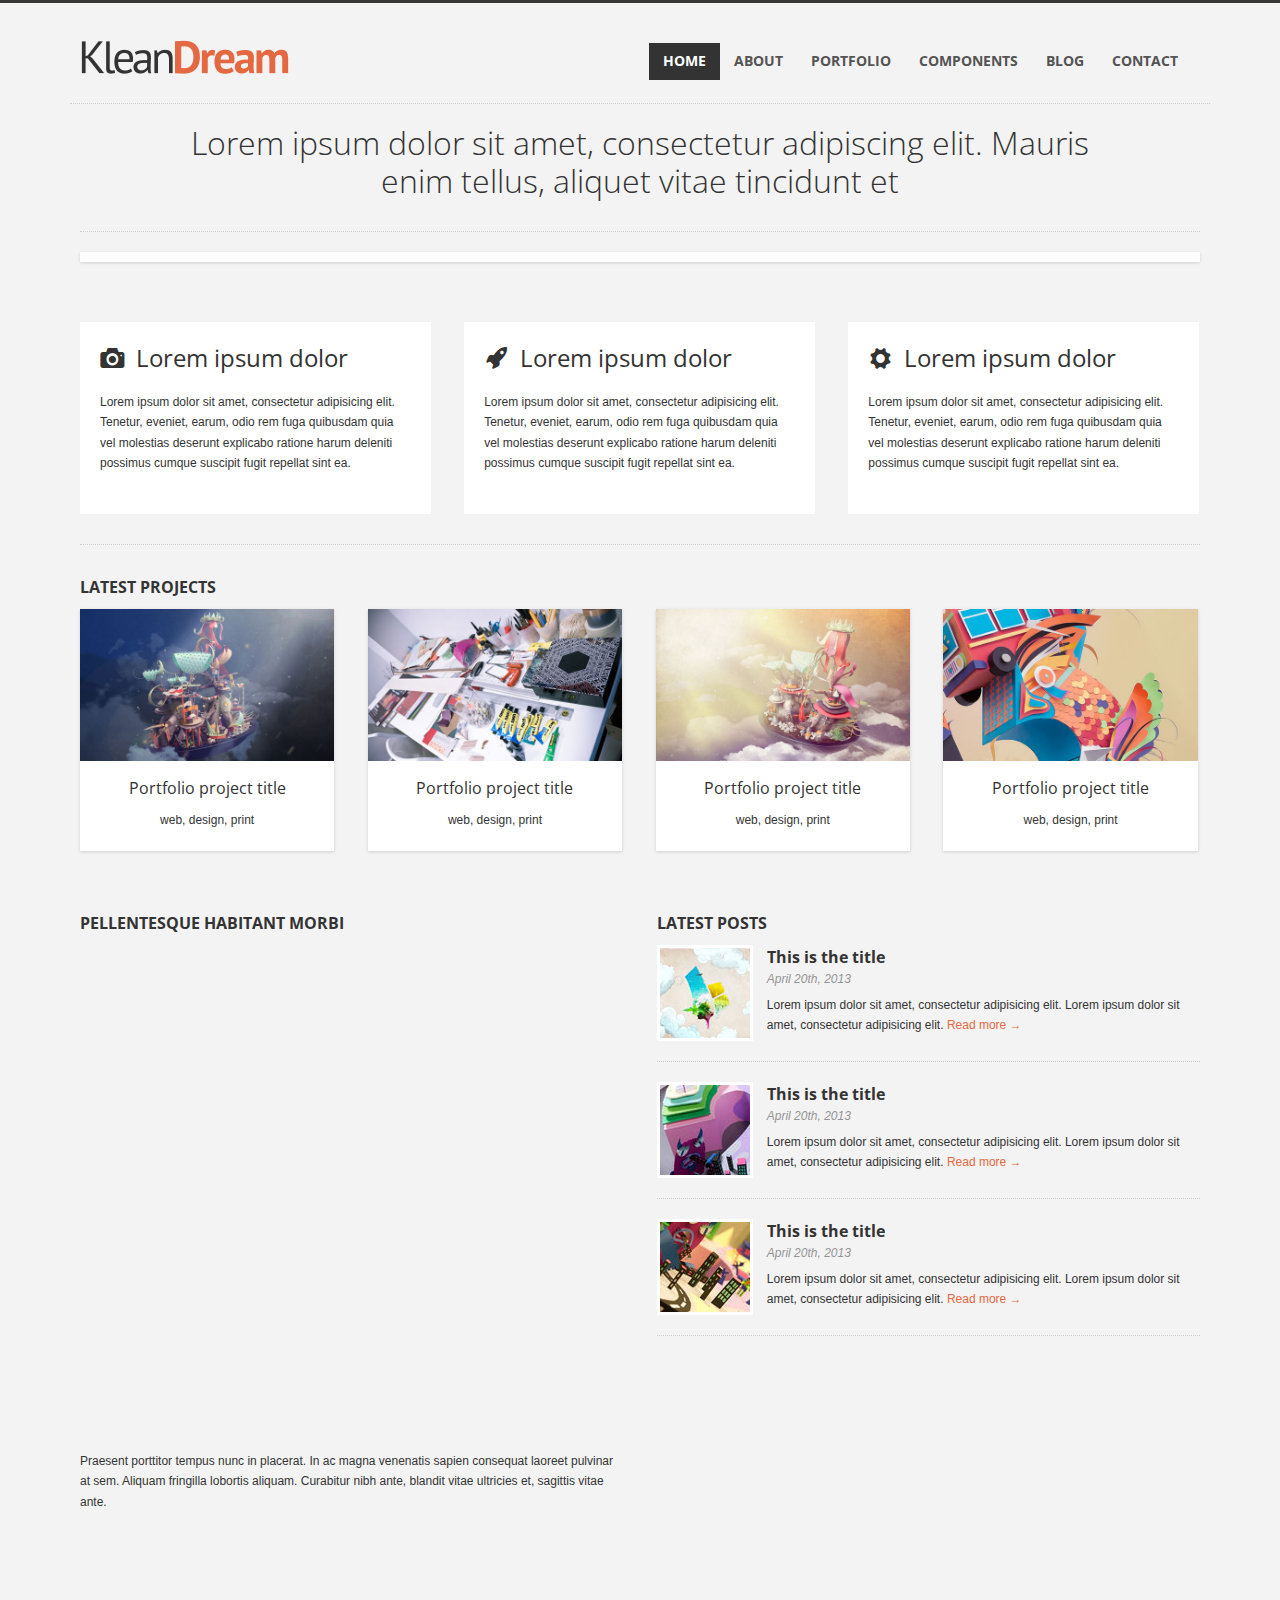
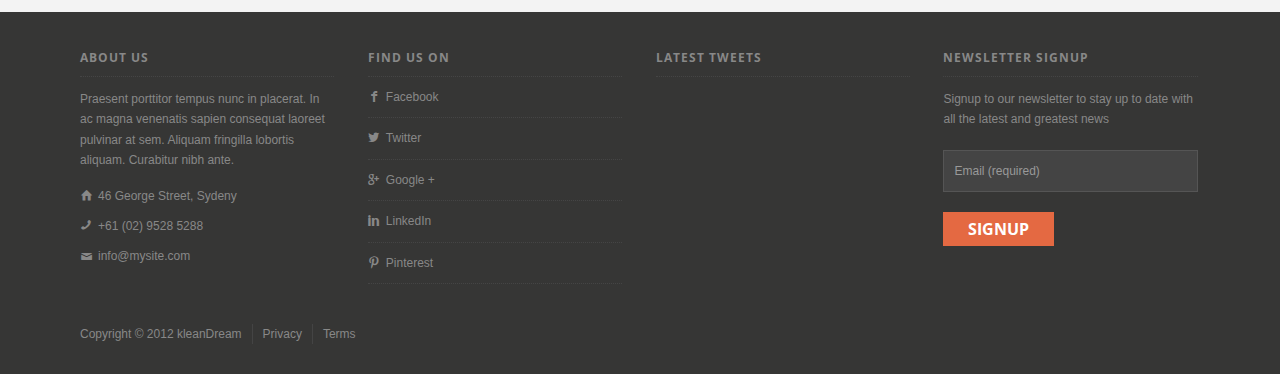
<file: HTML/index.html>
<!doctype html>
<!--[if IE 7 ]>    <html class="no-js ie7" lang="en"> <![endif]-->
<!--[if IE 8 ]>    <html class="no-js ie8" lang="en"> <![endif]-->
<!--[if IE 9 ]>    <html class="no-js ie9" lang="en"> <![endif]-->
<!--[if (gt IE 9)|!(IE)]><!--> <html class="no-js" lang="en"> <!--<![endif]-->
<head>
  <title>KleanDream</title>
  <meta charset="utf-8">
  <meta http-equiv="X-UA-Compatible" content="IE=edge,chrome=1">
  <meta content="width=device-width, initial-scale=1.0" name="viewport">

  <!-- Content meta -->
  <meta name="description" content="" />
  <meta name="keywords" content="" />

  <link rel="stylesheet" href="css/style.css">

  <!-- Google fonts -->
  <link href='http://fonts.googleapis.com/css?family=Open+Sans:300,400,700' rel='stylesheet' type='text/css'>
  
  <script src="js/libs/modernizr-min.js"></script>
</head>

<body>
  <a id="top"></a>

  <div id="main-wrapper">

    <header class="site-header" role="banner">
      <div class="container clearfix">
        <div class="one-third">
          <a href="index.html" id="logo" class="one-third">
            <h1 class="visually-hidden">KleanDream</h1>
          </a><!-- #logo -->
        </div><!-- .one-third -->
        <div class="two-third last">
          <nav class="site-navigation">
            <ul>
              <li class="active"><a href="index.html">Home</a></li>
              <li><a href="about.html">About</a></li>
              <li><a href="portfolio-2.html">Portfolio</a>
                <ul>
                  <li><a href="portfolio-2.html">Two Columns</a></li>
                  <li><a href="portfolio-3.html">Three Columns</a></li>
                  <li><a href="portfolio-4.html">Four Columns</a></li>
                  <li><a href="portfolio-single.html">Single page</a></li>
                </ul>
              </li>
              <li><a href="#">Components</a>
                <ul>
                  <li><a href="elements.html">Elements</a></li>
                  <li><a href="columns.html">Columns</a></li>
                  <li><a href="#">Navigation</a>
                    <ul>
                      <li><a href="#">Another</a></li>
                      <li><a href="#">Child</a></li>
                      <li><a href="#">Link</a></li>
                    </ul>
                  </li>
                </ul>
              </li>
              <li><a href="blog.html">Blog</a>
                <ul>
                  <li><a href="blog-full.html">Blog Full</a></li>
                  <li><a href="blog.html">Blog Large</a></li>
                  <li><a href="single.html">Single Post</a></li>
                </ul>
              </li>
              <li><a href="contact.html">Contact</a></li>
            </ul> 
          </nav><!-- nav -->
        </div><!-- .two-third -->
      </div><!-- .container -->
    </header>
        
    <div class="site-content clearfix" role="main">
      <div class="container">
          
        <h1 class="tagline divider">Lorem ipsum dolor sit amet, consectetur adipiscing elit. Mauris enim tellus, aliquet vitae tincidunt et</h1>

        <div class="flexslider hero clearfix fancy-border">
          <ul class="slides">
            <li>
              <img src="images/slide1.jpg" alt="description">
              <!-- http://wallpaperswide.com/ -->
              <div class="slider-caption">
                <h2>Some big title</h2>
                <p>Lorem ipsum dolor sit amet, consectetur adipisicing elit. Tenetur, eveniet, earum, odio rem fuga quibusdam quia vel molestias deserunt explicabo ratione harum deleniti possimus cumque suscipit fugit repellat sint ea.</p>
                <a href="#" class="btn">Read more</a>
              </div>
            </li>
            <li>
              <img src="images/slide2.jpg" alt="description">
              <div class="slider-caption right">
                <h2>Some big title</h2>
                <p>Lorem ipsum dolor sit amet, consectetur adipisicing elit. Tenetur, eveniet, earum, odio rem fuga quibusdam quia vel molestias deserunt explicabo ratione harum deleniti possimus cumque suscipit fugit repellat sint ea.</p>
                <a href="#" class="btn">Read more</a>
              </div>
            </li>
            <li>
              <img src="images/slide3.jpg" alt="description">
              <div class="slider-caption">
                <h2>Some big title</h2>
                <p>Lorem ipsum dolor sit amet, consectetur adipisicing elit. Tenetur, eveniet, earum, odio rem fuga quibusdam quia vel molestias deserunt explicabo ratione harum deleniti possimus cumque suscipit fugit repellat sint ea.</p>
                <a href="#" class="btn">Read more</a>
              </div>
            </li>
          </ul>
        </div><!-- flexslider -->

        <div class="clearfix">
          <div class="one-third">
            <div class="well">
              <h2><span class="icon" data-icon="i"></span>Lorem ipsum dolor</h2>
              <p>Lorem ipsum dolor sit amet, consectetur adipisicing elit. Tenetur, eveniet, earum, odio rem fuga quibusdam quia vel molestias deserunt explicabo ratione harum deleniti possimus cumque suscipit fugit repellat sint ea.</p>
            </div> 
          </div>
          <div class="one-third">
            <div class="well">
              <h2><span class="icon" data-icon="U"></span>Lorem ipsum dolor</h2>
              <p>Lorem ipsum dolor sit amet, consectetur adipisicing elit. Tenetur, eveniet, earum, odio rem fuga quibusdam quia vel molestias deserunt explicabo ratione harum deleniti possimus cumque suscipit fugit repellat sint ea.</p>
            </div> 
          </div>
          <div class="one-third last">
            <div class="well">
              <h2><span class="icon" data-icon="5"></span>Lorem ipsum dolor</h2>
              <p>Lorem ipsum dolor sit amet, consectetur adipisicing elit. Tenetur, eveniet, earum, odio rem fuga quibusdam quia vel molestias deserunt explicabo ratione harum deleniti possimus cumque suscipit fugit repellat sint ea.</p>
            </div> 
          </div>
        </div>

        <div class="divider"></div>

        <h4 class="block-title">Latest projects</h4>
        <div class="folio-wrapper clearfix">
          <div class="folio-item one-fourth">
            <div class="mask-wrapper">
              <img src="images/pic1.jpg" alt="description">
              <!-- http://www.behance.net/inkstudio -->
              <div class="mask"> 
                <a href="portfolio-single.html" class="icon" data-icon="g"></a> 
                <a href="images/pic1.jpg" class="icon enter-right lightbox" data-icon="w" title="Portfolio project title"></a> 
                <p>Lorem ipsum dolor sit amet, consectetur adipisicing elit. Tenetur, eveniet.</p>
              </div>
            </div>
            <h4><a href="portfolio-single.html">Portfolio project title</a></h4>
            <span class="categories">web, design, print</span>
          </div>
          <div class="folio-item one-fourth">
            <div class="mask-wrapper">
              <img src="images/pic2.jpg" alt="description">
              <!-- http://www.behance.net/inkstudio -->
              <div class="mask"> 
                <a href="portfolio-single.html" class="icon" data-icon="g"></a> 
                <a href="images/pic2.jpg" class="icon enter-right lightbox" data-icon="w" title="Portfolio project title"></a> 
                <p>Lorem ipsum dolor sit amet, consectetur adipisicing elit. Tenetur, eveniet.</p>
              </div>
            </div>
            <h4><a href="portfolio-single.html">Portfolio project title</a></h4>
            <span class="categories">web, design, print</span>
          </div>
          <div class="folio-item one-fourth">
            <div class="mask-wrapper">
              <img src="images/pic3.jpg" alt="description">
              <!-- http://www.behance.net/inkstudio -->
              <div class="mask"> 
                <a href="portfolio-single.html" class="icon" data-icon="g"></a> 
                <a href="images/pic3.jpg" class="icon enter-right lightbox" data-icon="w" title="Portfolio project title"></a> 
                <p>Lorem ipsum dolor sit amet, consectetur adipisicing elit. Tenetur, eveniet.</p>
              </div>
            </div>
            <h4><a href="portfolio-single.html">Portfolio project title</a></h4>
            <span class="categories">web, design, print</span>
          </div>
          <div class="folio-item one-fourth last">
            <div class="mask-wrapper">
              <img src="images/pic4.jpg" alt="description">
              <!-- http://www.behance.net/inkstudio -->
              <div class="mask"> 
                <a href="portfolio-single.html" class="icon" data-icon="g"></a> 
                <a href="images/pic4.jpg" class="icon enter-right lightbox" data-icon="w" title="Portfolio project title"></a> 
                <p>Lorem ipsum dolor sit amet, consectetur adipisicing elit. Tenetur, eveniet.</p>
              </div>
            </div>
            <h4><a href="portfolio-single.html">Portfolio project title</a></h4>
            <span class="categories">web, design, print</span>
          </div>
        </div><!-- #folio-folio -->

        <div id="intro" class="clearfix">
          <div class="one-half">
            <h4 class="block-title">Pellentesque habitant morbi</h4>
            <div class="video">
              <iframe src="http://player.vimeo.com/video/25475500?title=0&amp;byline=0&amp;portrait=0&amp;badge=0" width="855" height="481" frameborder="0" webkitAllowFullScreen mozallowfullscreen allowFullScreen></iframe>
            </div>
            <p>Praesent porttitor tempus nunc in placerat. In ac magna venenatis sapien consequat laoreet pulvinar at sem. Aliquam fringilla lobortis aliquam. Curabitur nibh ante, blandit vitae ultricies et, sagittis vitae ante.</p>
          </div>
          <div class="one-half last">
            <h4 class="block-title">Latest posts</h4>
            <ol class="latest-posts">
              <li>
                <a href="#"><img src="images/thumb3.jpg" alt="thumbnail" /></a>
                <!-- http://www.behance.net/inkstudio -->
                <h4 class="post-title"><a href="#">This is the title</a></h4>
                <span class="post-meta"><em>April 20th, 2013</em></span>
                <p>Lorem ipsum dolor sit amet, consectetur adipisicing elit. Lorem ipsum dolor sit amet, consectetur adipisicing elit. <a href="#">Read more &rarr;</a></p>
              </li>
              <li>
                <a href="#"><img src="images/thumb2.jpg" alt="thumbnail" /></a>
                <h4 class="post-title"><a href="#">This is the title</a></h4>
                <span class="post-meta"><em>April 20th, 2013</em></span>
                <p>Lorem ipsum dolor sit amet, consectetur adipisicing elit. Lorem ipsum dolor sit amet, consectetur adipisicing elit. <a href="#">Read more &rarr;</a></p>
              </li>
              <li>
                <a href="#"><img src="images/thumb1.jpg" alt="thumbnail" /></a>
                <h4 class="post-title"><a href="#">This is the title</a></h4>
                <span class="post-meta"><em>April 20th, 2013</em></span>
                <p>Lorem ipsum dolor sit amet, consectetur adipisicing elit. Lorem ipsum dolor sit amet, consectetur adipisicing elit. <a href="#">Read more &rarr;</a></p>
              </li>
            </ol>    
          </div>
        </div><!-- #intro -->
      
      </div><!-- .container -->
    </div><!-- .site-content -->

    <footer class="site-footer" role="contentinfo">
      
      <div class="container clearfix">
        <div class="one-fourth">
          <div class="widget">
            <h6 class="widget-title">About Us</h6>
            <p>Praesent porttitor tempus nunc in placerat. In ac magna venenatis sapien consequat laoreet pulvinar at sem. Aliquam fringilla lobortis aliquam. Curabitur nibh ante.</p>
            <ul class="about-info">
              <li>
                <a href="http://maps.google.com"><span class="icon" data-icon="f"></span>46 George Street, Sydeny</a>
              </li>
              <li>
                <a href="tel:+610295285288"><span class="icon" data-icon="4"></span>+61 (02) 9528 5288</a>
              </li>
              <li>
                <a href="mailto:info@mysite.com"><span class="icon middle" data-icon="e"></span>info@mysite.com</a>
              </li>
            </ul>
          </div>
        </div>
        <div class="one-fourth">
          <div class="widget">
            <h6 class="widget-title">Find us on</h6>
            <ul>
              <li><a href="#" class="icon" data-icon="S">Facebook</a></li>
              <li><a href="#" class="icon" data-icon="A">Twitter</a></li>
              <li><a href="#" class="icon" data-icon="D">Google +</a></li>
              <li><a href="#" class="icon" data-icon="H">LinkedIn</a></li>
              <li><a href="#" class="icon" data-icon="F">Pinterest</a></li>
            </ul> 
          </div>
        </div>
        <div class="one-fourth">
          <div class="widget">
            <h6 class="widget-title">Latest Tweets</h6>
            <div class="tweets"></div>
          </div>
        </div>
        <div class="one-fourth last">
          <div class="widget">
            <h6 class="widget-title">Newsletter signup</h6>
            <form class="contact-form" method="post" action="#">
              <p>Signup to our newsletter to stay up to date with all the latest and greatest news</p>
              <p class="row">
                <label for="newsletter-email" class="visually-hidden">Enter your email address</label>
                <input placeholder="Email (required)" type="email" required="" id="newsletter-email" value="" name="email">
              </p>
              <input type="submit" value="Signup">
            </form>
          </div>
        </div>
      </div><!-- .container -->

      <div class="container clearfix">
        <ul class="sub-links flat-list">
          <li>Copyright &copy; 2012 kleanDream</li>
          <li><a href="#">Privacy</a></li>
          <li><a href="#">Terms</a></li>
        </ul><!-- .flat-list -->
      </div><!-- .container -->

    </footer>

  </div><!-- #main-wrapper -->

  <!-- scripts -->
  <script src="http://ajax.googleapis.com/ajax/libs/jquery/1.8/jquery.min.js"></script>
  <script>!window.jQuery && document.write(unescape('%3Cscript src="js/libs/jquery-1.8.3.min.js"%3E%3C/script%3E'))</script>
  <script src="js/plugins.js"></script>
  <script src="js/script.js"></script>
  
  <!-- Google Analytics: change UA-XXXXX-X to be your site's ID.
  <script>
    var _gaq=[['_setAccount','UA-XXXXX-X'],['_trackPageview']];
    (function(d,t){var g=d.createElement(t),s=d.getElementsByTagName(t)[0];
    g.src='//www.google-analytics.com/ga.js';
    s.parentNode.insertBefore(g,s)}(document,'script'));
  </script>
  -->
  
  <!-- end scripts-->
  
</body>
</html>
</file>
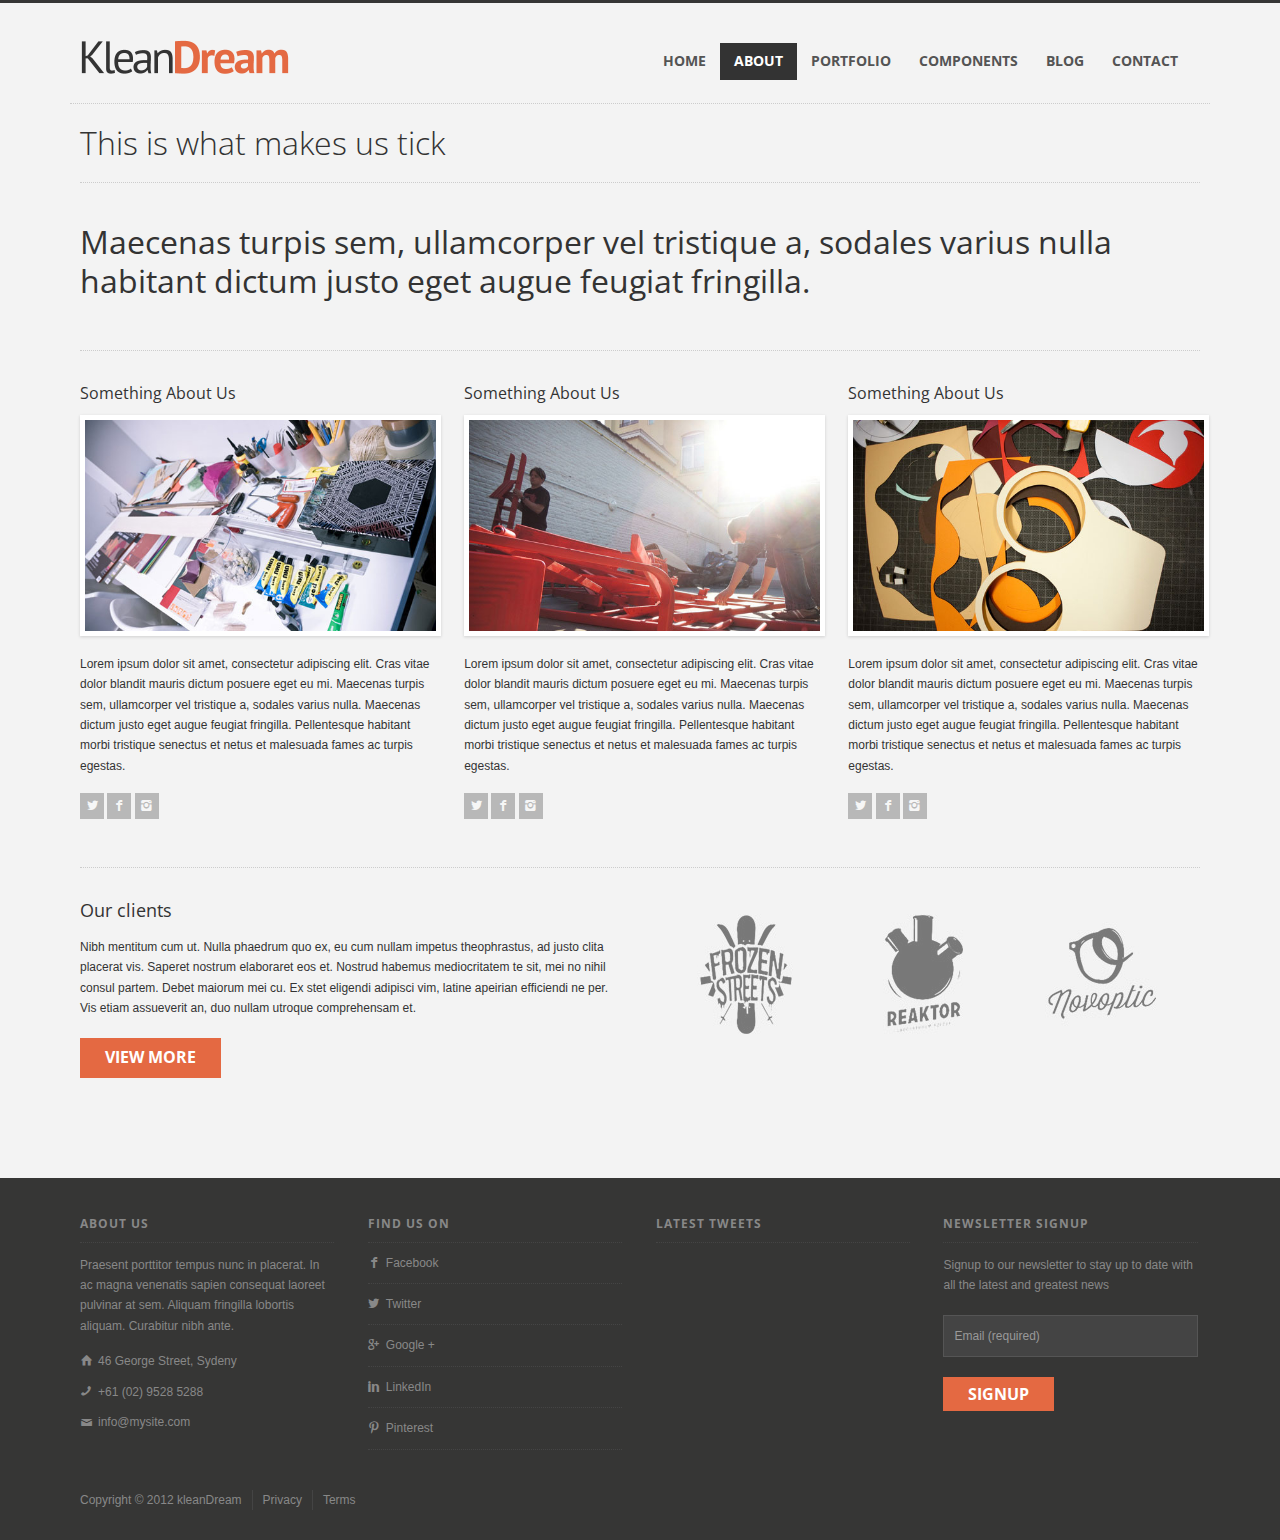
<file: HTML/about.html>
<!doctype html>
<!--[if IE 7 ]>    <html class="no-js ie7" lang="en"> <![endif]-->
<!--[if IE 8 ]>    <html class="no-js ie8" lang="en"> <![endif]-->
<!--[if IE 9 ]>    <html class="no-js ie9" lang="en"> <![endif]-->
<!--[if (gt IE 9)|!(IE)]><!--> <html class="no-js" lang="en"> <!--<![endif]-->
<head>
  <title>KleanDream</title>
  <meta charset="utf-8">
  <meta http-equiv="X-UA-Compatible" content="IE=edge,chrome=1">
  <meta content="width=device-width, initial-scale=1.0" name="viewport">

  <!-- Content meta -->
  <meta name="description" content="" />
  <meta name="keywords" content="" />

  <link rel="stylesheet" href="css/style.css">

  <!-- Google fonts -->
  <link href='http://fonts.googleapis.com/css?family=Open+Sans:300,400,700' rel='stylesheet' type='text/css'>
  
  <script src="js/libs/modernizr-min.js"></script>
</head>

<body>
  <a id="top"></a>

  <div id="main-wrapper">

    <header class="site-header" role="banner">
      <div class="container clearfix">
        <div class="one-third">
          <a href="index.html" id="logo" class="one-third">
            <h1 class="visually-hidden">KleanDream</h1>
          </a><!-- #logo -->
        </div><!-- .one-third -->
        <div class="two-third last">
          <nav class="site-navigation">
            <ul>
              <li><a href="index.html">Home</a></li>
              <li class="active"><a href="about.html">About</a></li>
              <li><a href="portfolio-2.html">Portfolio</a>
                <ul>
                  <li><a href="portfolio-2.html">Two Columns</a></li>
                  <li><a href="portfolio-3.html">Three Columns</a></li>
                  <li><a href="portfolio-4.html">Four Columns</a></li>
                  <li><a href="portfolio-single.html">Single page</a></li>
                </ul>
              </li>
              <li><a href="#">Components</a>
                <ul>
                  <li><a href="elements.html">Elements</a></li>
                  <li><a href="columns.html">Columns</a></li>
                  <li><a href="#">Navigation</a>
                    <ul>
                      <li><a href="#">Another</a></li>
                      <li><a href="#">Child</a></li>
                      <li><a href="#">Link</a></li>
                    </ul>
                  </li>
                </ul>
              </li>
              <li><a href="blog.html">Blog</a>
                <ul>
                  <li><a href="blog-full.html">Blog Full</a></li>
                  <li><a href="blog.html">Blog Large</a></li>
                  <li><a href="single.html">Single Post</a></li>
                </ul>
              </li>
              <li><a href="contact.html">Contact</a></li>
            </ul> 
          </nav><!-- nav -->
        </div><!-- .two-third -->
      </div><!-- .container -->
    </header>
        
    <div class="site-content clearfix" role="main">
      <div class="container">
          
        <h1 class="page-title divider">This is what makes us tick</h1>

        <h1>Maecenas turpis sem, ullamcorper vel tristique a, sodales varius nulla habitant dictum justo eget augue feugiat fringilla.</h1>

        <div class="divider"></div>

        <div class="about clearfix">
          <div class="one-third">
            <h4>Something About Us</h4>
            <img class="fancy-border" src="images/pic2.jpg" alt="description">
            <p>Lorem ipsum dolor sit amet, consectetur adipiscing elit. Cras vitae dolor blandit mauris dictum posuere eget eu mi. Maecenas turpis sem, ullamcorper vel tristique a, sodales varius nulla. Maecenas dictum justo eget augue feugiat fringilla. Pellentesque habitant morbi tristique senectus et netus et malesuada fames ac turpis egestas. </p>
            <p>
              <a href="#" class="icon icon-boxed" data-icon="A"></a> 
              <a href="#" class="icon icon-boxed" data-icon="S"></a> 
              <a href="#" class="icon icon-boxed" data-icon="Z"></a>
            </p>
          </div>
          <div class="one-third">
            <h4>Something About Us</h4>
            <img class="fancy-border" src="images/pic5.jpg" alt="description">
            <p>Lorem ipsum dolor sit amet, consectetur adipiscing elit. Cras vitae dolor blandit mauris dictum posuere eget eu mi. Maecenas turpis sem, ullamcorper vel tristique a, sodales varius nulla. Maecenas dictum justo eget augue feugiat fringilla. Pellentesque habitant morbi tristique senectus et netus et malesuada fames ac turpis egestas. </p>
            <p>
              <a href="#" class="icon icon-boxed" data-icon="A"></a> 
              <a href="#" class="icon icon-boxed" data-icon="S"></a> 
              <a href="#" class="icon icon-boxed" data-icon="Z"></a>
            </p>
          </div>
          <div class="one-third last">
            <h4>Something About Us</h4>
            <img class="fancy-border" src="images/pic6.jpg" alt="description">
            <p>Lorem ipsum dolor sit amet, consectetur adipiscing elit. Cras vitae dolor blandit mauris dictum posuere eget eu mi. Maecenas turpis sem, ullamcorper vel tristique a, sodales varius nulla. Maecenas dictum justo eget augue feugiat fringilla. Pellentesque habitant morbi tristique senectus et netus et malesuada fames ac turpis egestas. </p>
            <p>
              <a href="#" class="icon icon-boxed" data-icon="A"></a> 
              <a href="#" class="icon icon-boxed" data-icon="S"></a> 
              <a href="#" class="icon icon-boxed" data-icon="Z"></a>
            </p>
          </div>
        </div>

        <div class="divider"></div>

        <div class="clearfix"> 
          <div class="one-half">
            <h3>Our clients</h3>
            <p>Nibh mentitum cum ut. Nulla phaedrum quo ex, eu cum nullam impetus theophrastus, ad justo clita placerat vis. Saperet nostrum elaboraret eos et. Nostrud habemus mediocritatem te sit, mei no nihil consul partem. Debet maiorum mei cu. Ex stet eligendi adipisci vim, latine apeirian efficiendi ne per. Vis etiam assueverit an, duo nullam utroque comprehensam et.</p>
            <a href="#" class="btn">View more</a>
          </div>
          <div class="one-half last">
            <div class="clients">
              <!-- http://www.behance.net/matcloud -->
              <a href="#"><img src="images/client1.jpg" alt="description"></a>
              <a href="#"><img src="images/client2.jpg" alt="description"></a>
              <a href="#"><img src="images/client3.jpg" alt="description"></a>
            </div>
          </div>
        </div>

        
      </div><!-- .container -->
    </div><!-- .site-content -->

    <footer class="site-footer" role="contentinfo">
      
      <div class="container clearfix">
        <div class="one-fourth">
          <div class="widget">
            <h6 class="widget-title">About Us</h6>
            <p>Praesent porttitor tempus nunc in placerat. In ac magna venenatis sapien consequat laoreet pulvinar at sem. Aliquam fringilla lobortis aliquam. Curabitur nibh ante.</p>
            <ul class="about-info">
              <li>
                <a href="http://maps.google.com"><span class="icon" data-icon="f"></span>46 George Street, Sydeny</a>
              </li>
              <li>
                <a href="tel:+610295285288"><span class="icon" data-icon="4"></span>+61 (02) 9528 5288</a>
              </li>
              <li>
                <a href="mailto:info@mysite.com"><span class="icon middle" data-icon="e"></span>info@mysite.com</a>
              </li>
            </ul>
          </div>
        </div>
        <div class="one-fourth">
          <div class="widget">
            <h6 class="widget-title">Find us on</h6>
            <ul>
              <li><a href="#" class="icon" data-icon="S">Facebook</a></li>
              <li><a href="#" class="icon" data-icon="A">Twitter</a></li>
              <li><a href="#" class="icon" data-icon="D">Google +</a></li>
              <li><a href="#" class="icon" data-icon="H">LinkedIn</a></li>
              <li><a href="#" class="icon" data-icon="F">Pinterest</a></li>
            </ul> 
          </div>
        </div>
        <div class="one-fourth">
          <div class="widget">
            <h6 class="widget-title">Latest Tweets</h6>
            <div class="tweets"></div>
          </div>
        </div>
        <div class="one-fourth last">
          <div class="widget">
            <h6 class="widget-title">Newsletter signup</h6>
            <form class="contact-form" method="post" action="#">
              <p>Signup to our newsletter to stay up to date with all the latest and greatest news</p>
              <p class="row">
                <label for="newsletter-email" class="visually-hidden">Enter your email address</label>
                <input placeholder="Email (required)" type="email" required="" id="newsletter-email" value="" name="email">
              </p>
              <input type="submit" value="Signup">
            </form>
          </div>
        </div>
      </div><!-- .container -->

      <div class="container clearfix">
        <ul class="sub-links flat-list">
          <li>Copyright &copy; 2012 kleanDream</li>
          <li><a href="#">Privacy</a></li>
          <li><a href="#">Terms</a></li>
        </ul><!-- .flat-list -->
      </div><!-- .container -->

    </footer>

  </div><!-- #main-wrapper -->

  <!-- scripts -->
  <script src="http://ajax.googleapis.com/ajax/libs/jquery/1.8/jquery.min.js"></script>
  <script>!window.jQuery && document.write(unescape('%3Cscript src="js/libs/jquery-1.8.3.min.js"%3E%3C/script%3E'))</script>
  <script src="js/plugins.js"></script>
  <script src="js/script.js"></script>
  
  <!-- Google Analytics: change UA-XXXXX-X to be your site's ID.
  <script>
    var _gaq=[['_setAccount','UA-XXXXX-X'],['_trackPageview']];
    (function(d,t){var g=d.createElement(t),s=d.getElementsByTagName(t)[0];
    g.src='//www.google-analytics.com/ga.js';
    s.parentNode.insertBefore(g,s)}(document,'script'));
  </script>
  -->

  <!-- end scripts-->
  
</body>
</html>
</file>
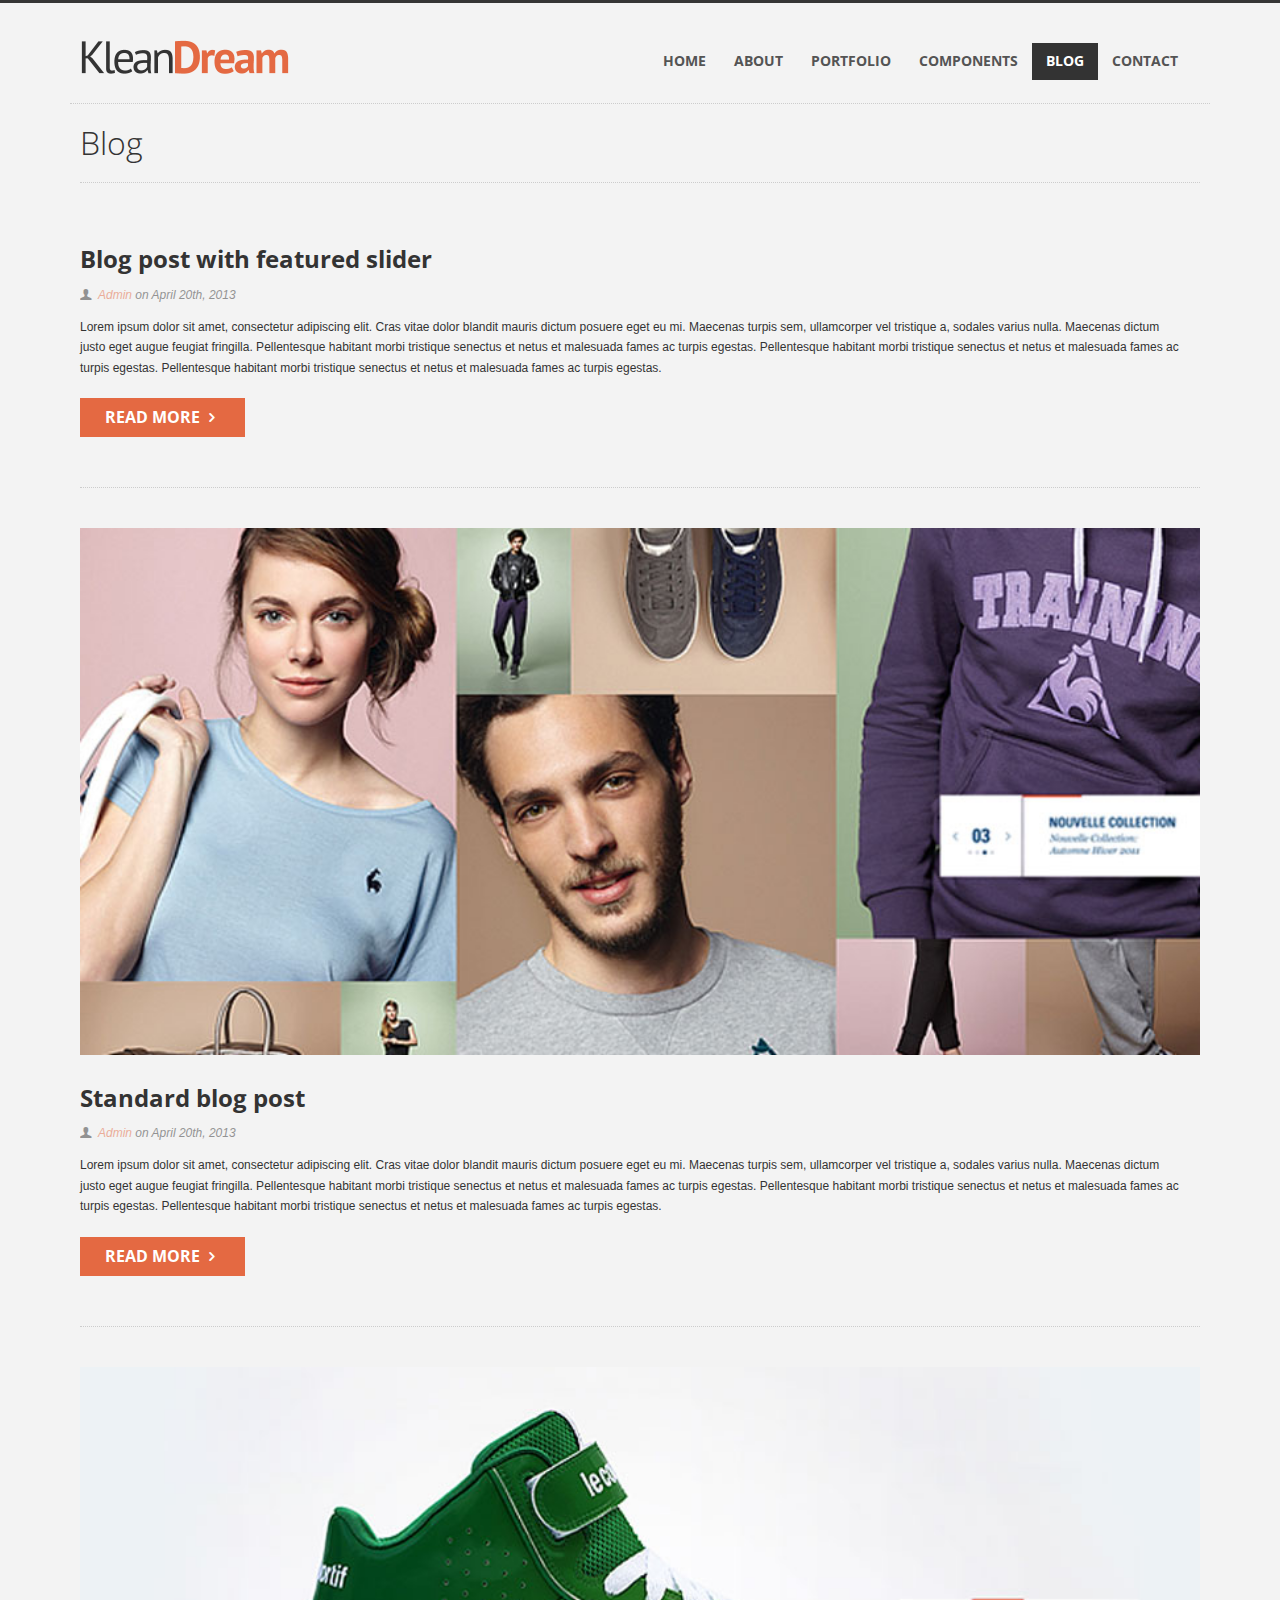
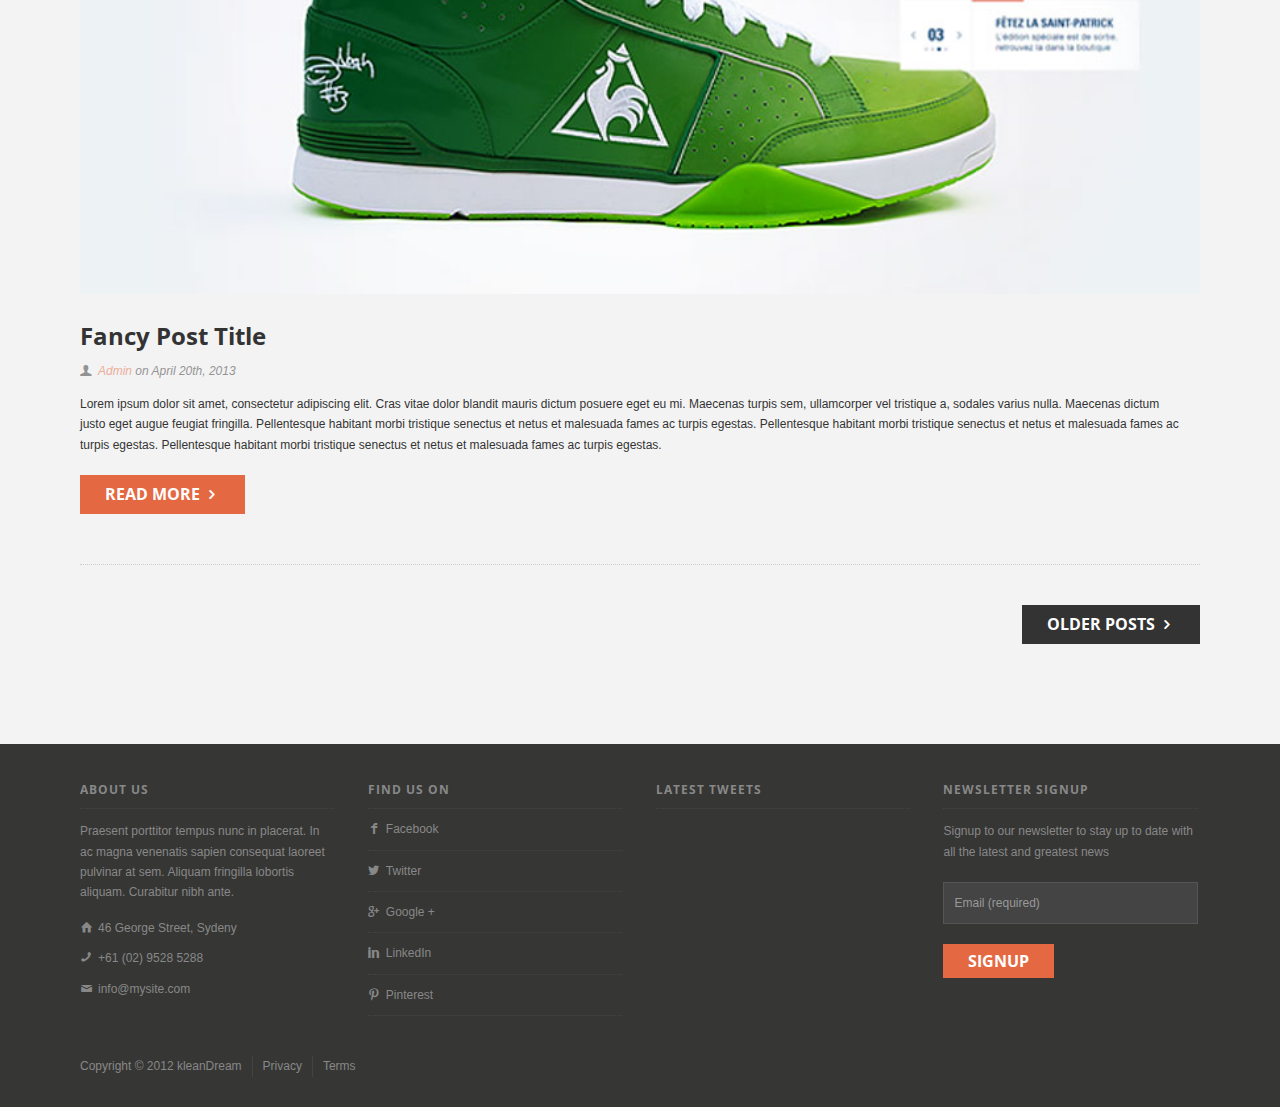
<file: HTML/blog-full.html>
<!doctype html>
<!--[if IE 7 ]>    <html class="no-js ie7" lang="en"> <![endif]-->
<!--[if IE 8 ]>    <html class="no-js ie8" lang="en"> <![endif]-->
<!--[if IE 9 ]>    <html class="no-js ie9" lang="en"> <![endif]-->
<!--[if (gt IE 9)|!(IE)]><!--> <html class="no-js" lang="en"> <!--<![endif]-->
<head>
  <title>KleanDream</title>
  <meta charset="utf-8">
  <meta http-equiv="X-UA-Compatible" content="IE=edge,chrome=1">
  <meta content="width=device-width, initial-scale=1.0" name="viewport">

  <!-- Content meta -->
  <meta name="description" content="" />
  <meta name="keywords" content="" />

  <link rel="stylesheet" href="css/style.css">

  <!-- Google fonts -->
  <link href='http://fonts.googleapis.com/css?family=Open+Sans:300,400,700' rel='stylesheet' type='text/css'>
  
  <script src="js/libs/modernizr-min.js"></script>
</head>

<body>
  <a id="top"></a>

  <div id="main-wrapper">

    <header class="site-header" role="banner">
      <div class="container clearfix">
        <div class="one-third">
          <a href="index.html" id="logo" class="one-third">
            <h1 class="visually-hidden">KleanDream</h1>
          </a><!-- #logo -->
        </div><!-- .one-third -->
        <div class="two-third last">
          <nav class="site-navigation">
            <ul>
              <li><a href="index.html">Home</a></li>
              <li><a href="about.html">About</a></li>
              <li><a href="portfolio-2.html">Portfolio</a>
                <ul>
                  <li><a href="portfolio-2.html">Two Columns</a></li>
                  <li><a href="portfolio-3.html">Three Columns</a></li>
                  <li><a href="portfolio-4.html">Four Columns</a></li>
                  <li><a href="portfolio-single.html">Single page</a></li>
                </ul>
              </li>
              <li><a href="#">Components</a>
                <ul>
                  <li><a href="elements.html">Elements</a></li>
                  <li><a href="columns.html">Columns</a></li>
                  <li><a href="#">Navigation</a>
                    <ul>
                      <li><a href="#">Another</a></li>
                      <li><a href="#">Child</a></li>
                      <li><a href="#">Link</a></li>
                    </ul>
                  </li>
                </ul>
              </li>
              <li class="active"><a href="blog.html">Blog</a>
                <ul>
                  <li><a href="blog-full.html">Blog Full</a></li>
                  <li><a href="blog.html">Blog Large</a></li>
                  <li><a href="single.html">Single Post</a></li>
                </ul>
              </li>
              <li><a href="contact.html">Contact</a></li>
            </ul> 
          </nav><!-- nav -->
        </div><!-- .two-third -->
      </div><!-- .container -->
    </header>
        
    <div class="site-content clearfix" role="main">
      <div class="container">
          
        <h1 class="page-title divider">Blog</h1>

        <div class="clearfix">
          <div class="full">
            <div class="post">
              <article>
                <div class="featured-image flexslider">
                  <ul class="slides">
                    <li>
                      <img class="feature-image" src="images/post3.jpg" alt="description">
                      <!-- http://www.behance.net/gallery/Mamukko/8433595 -->
                    </li>
                    <li>
                      <img class="feature-image" src="images/post3-alt.jpg" alt="description">
                      <!-- http://www.behance.net/gallery/Mamukko/8433595 -->
                    </li>
                  </ul>
                </div>
                <h2 class="post-title"><a href="single.html">Blog post with featured slider</a></h2>
                <span class="post-meta"><span class="icon" data-icon="t"></span><em><a href="#">Admin</a> on April 20th, 2013</em></span>
                <p>Lorem ipsum dolor sit amet, consectetur adipiscing elit. Cras vitae dolor blandit mauris dictum posuere eget eu mi. Maecenas turpis sem, ullamcorper vel tristique a, sodales varius nulla. Maecenas dictum justo eget augue feugiat fringilla. Pellentesque habitant morbi tristique senectus et netus et malesuada fames ac turpis egestas. Pellentesque habitant morbi tristique senectus et netus et malesuada fames ac turpis egestas. Pellentesque habitant morbi tristique senectus et netus et malesuada fames ac turpis egestas. </p>
                <a href="#" class="btn">Read more <span class="icon" data-icon="8"></span></a>
              </article>
            </div><!-- .post -->
            <div class="post">
              <article>
                <div class="featured-image">
                  <img class="feature-image" src="images/post2.jpg" alt="description">
                  <!-- http://www.behance.net/gallery/Mamukko/8433595 -->
                </div>
                <h2 class="post-title"><a href="single.html">Standard blog post</a></h2>
                <span class="post-meta"><span class="icon" data-icon="t"></span><em><a href="#">Admin</a> on April 20th, 2013</em></span>
                <p>Lorem ipsum dolor sit amet, consectetur adipiscing elit. Cras vitae dolor blandit mauris dictum posuere eget eu mi. Maecenas turpis sem, ullamcorper vel tristique a, sodales varius nulla. Maecenas dictum justo eget augue feugiat fringilla. Pellentesque habitant morbi tristique senectus et netus et malesuada fames ac turpis egestas. Pellentesque habitant morbi tristique senectus et netus et malesuada fames ac turpis egestas. Pellentesque habitant morbi tristique senectus et netus et malesuada fames ac turpis egestas. </p>
                <a href="#" class="btn">Read more <span class="icon" data-icon="8"></span></a>
              </article>
            </div><!-- .post -->
            <div class="post">
              <article>
                <div class="featured-image">
                  <img class="feature-image" src="images/post1.jpg" alt="description">
                  <!-- http://www.behance.net/gallery/Mamukko/8433595 -->
                </div>
                <h2 class="post-title"><a href="single.html">Fancy Post Title</a></h2>
                <span class="post-meta"><span class="icon" data-icon="t"></span><em><a href="#">Admin</a> on April 20th, 2013</em></span>
                <p>Lorem ipsum dolor sit amet, consectetur adipiscing elit. Cras vitae dolor blandit mauris dictum posuere eget eu mi. Maecenas turpis sem, ullamcorper vel tristique a, sodales varius nulla. Maecenas dictum justo eget augue feugiat fringilla. Pellentesque habitant morbi tristique senectus et netus et malesuada fames ac turpis egestas. Pellentesque habitant morbi tristique senectus et netus et malesuada fames ac turpis egestas. Pellentesque habitant morbi tristique senectus et netus et malesuada fames ac turpis egestas. </p>
                <a href="#" class="btn">Read more <span class="icon" data-icon="8"></span></a>
              </article>
            </div><!-- .post -->
            <div class="paging">
              <!-- <a href="#" class="btn secondary left"><span class="icon" data-icon="9"></span> Newer posts</a> -->
              <a href="#" class="btn secondary right">Older posts <span class="icon" data-icon="8"></span></a>
            </div>
          </div>
        </div>
      
      </div><!-- .container -->
    </div><!-- .site-content -->

    <footer class="site-footer" role="contentinfo">
      
      <div class="container clearfix">
        <div class="one-fourth">
          <div class="widget">
            <h6 class="widget-title">About Us</h6>
            <p>Praesent porttitor tempus nunc in placerat. In ac magna venenatis sapien consequat laoreet pulvinar at sem. Aliquam fringilla lobortis aliquam. Curabitur nibh ante.</p>
            <ul class="about-info">
              <li>
                <a href="http://maps.google.com"><span class="icon" data-icon="f"></span>46 George Street, Sydeny</a>
              </li>
              <li>
                <a href="tel:+610295285288"><span class="icon" data-icon="4"></span>+61 (02) 9528 5288</a>
              </li>
              <li>
                <a href="mailto:info@mysite.com"><span class="icon middle" data-icon="e"></span>info@mysite.com</a>
              </li>
            </ul>
          </div>
        </div>
        <div class="one-fourth">
          <div class="widget">
            <h6 class="widget-title">Find us on</h6>
            <ul>
              <li><a href="#" class="icon" data-icon="S">Facebook</a></li>
              <li><a href="#" class="icon" data-icon="A">Twitter</a></li>
              <li><a href="#" class="icon" data-icon="D">Google +</a></li>
              <li><a href="#" class="icon" data-icon="H">LinkedIn</a></li>
              <li><a href="#" class="icon" data-icon="F">Pinterest</a></li>
            </ul> 
          </div>
        </div>
        <div class="one-fourth">
          <div class="widget">
            <h6 class="widget-title">Latest Tweets</h6>
            <div class="tweets"></div>
          </div>
        </div>
        <div class="one-fourth last">
          <div class="widget">
            <h6 class="widget-title">Newsletter signup</h6>
            <form class="contact-form" method="post" action="#">
              <p>Signup to our newsletter to stay up to date with all the latest and greatest news</p>
              <p class="row">
                <label for="newsletter-email" class="visually-hidden">Enter your email address</label>
                <input placeholder="Email (required)" type="email" required="" id="newsletter-email" value="" name="email">
              </p>
              <input type="submit" value="Signup">
            </form>
          </div>
        </div>
      </div><!-- .container -->

      <div class="container clearfix">
        <ul class="sub-links flat-list">
          <li>Copyright &copy; 2012 kleanDream</li>
          <li><a href="#">Privacy</a></li>
          <li><a href="#">Terms</a></li>
        </ul><!-- .flat-list -->
      </div><!-- .container -->

    </footer>

  </div><!-- #main-wrapper -->

  <!-- scripts -->
  <script src="http://ajax.googleapis.com/ajax/libs/jquery/1.8/jquery.min.js"></script>
  <script>!window.jQuery && document.write(unescape('%3Cscript src="js/libs/jquery-1.8.3.min.js"%3E%3C/script%3E'))</script>
  <script src="js/plugins.js"></script>
  <script src="js/script.js"></script>
  
  <!-- Google Analytics: change UA-XXXXX-X to be your site's ID.
  <script>
    var _gaq=[['_setAccount','UA-XXXXX-X'],['_trackPageview']];
    (function(d,t){var g=d.createElement(t),s=d.getElementsByTagName(t)[0];
    g.src='//www.google-analytics.com/ga.js';
    s.parentNode.insertBefore(g,s)}(document,'script'));
  </script>
  -->

  <!-- end scripts-->
  
</body>
</html>
</file>
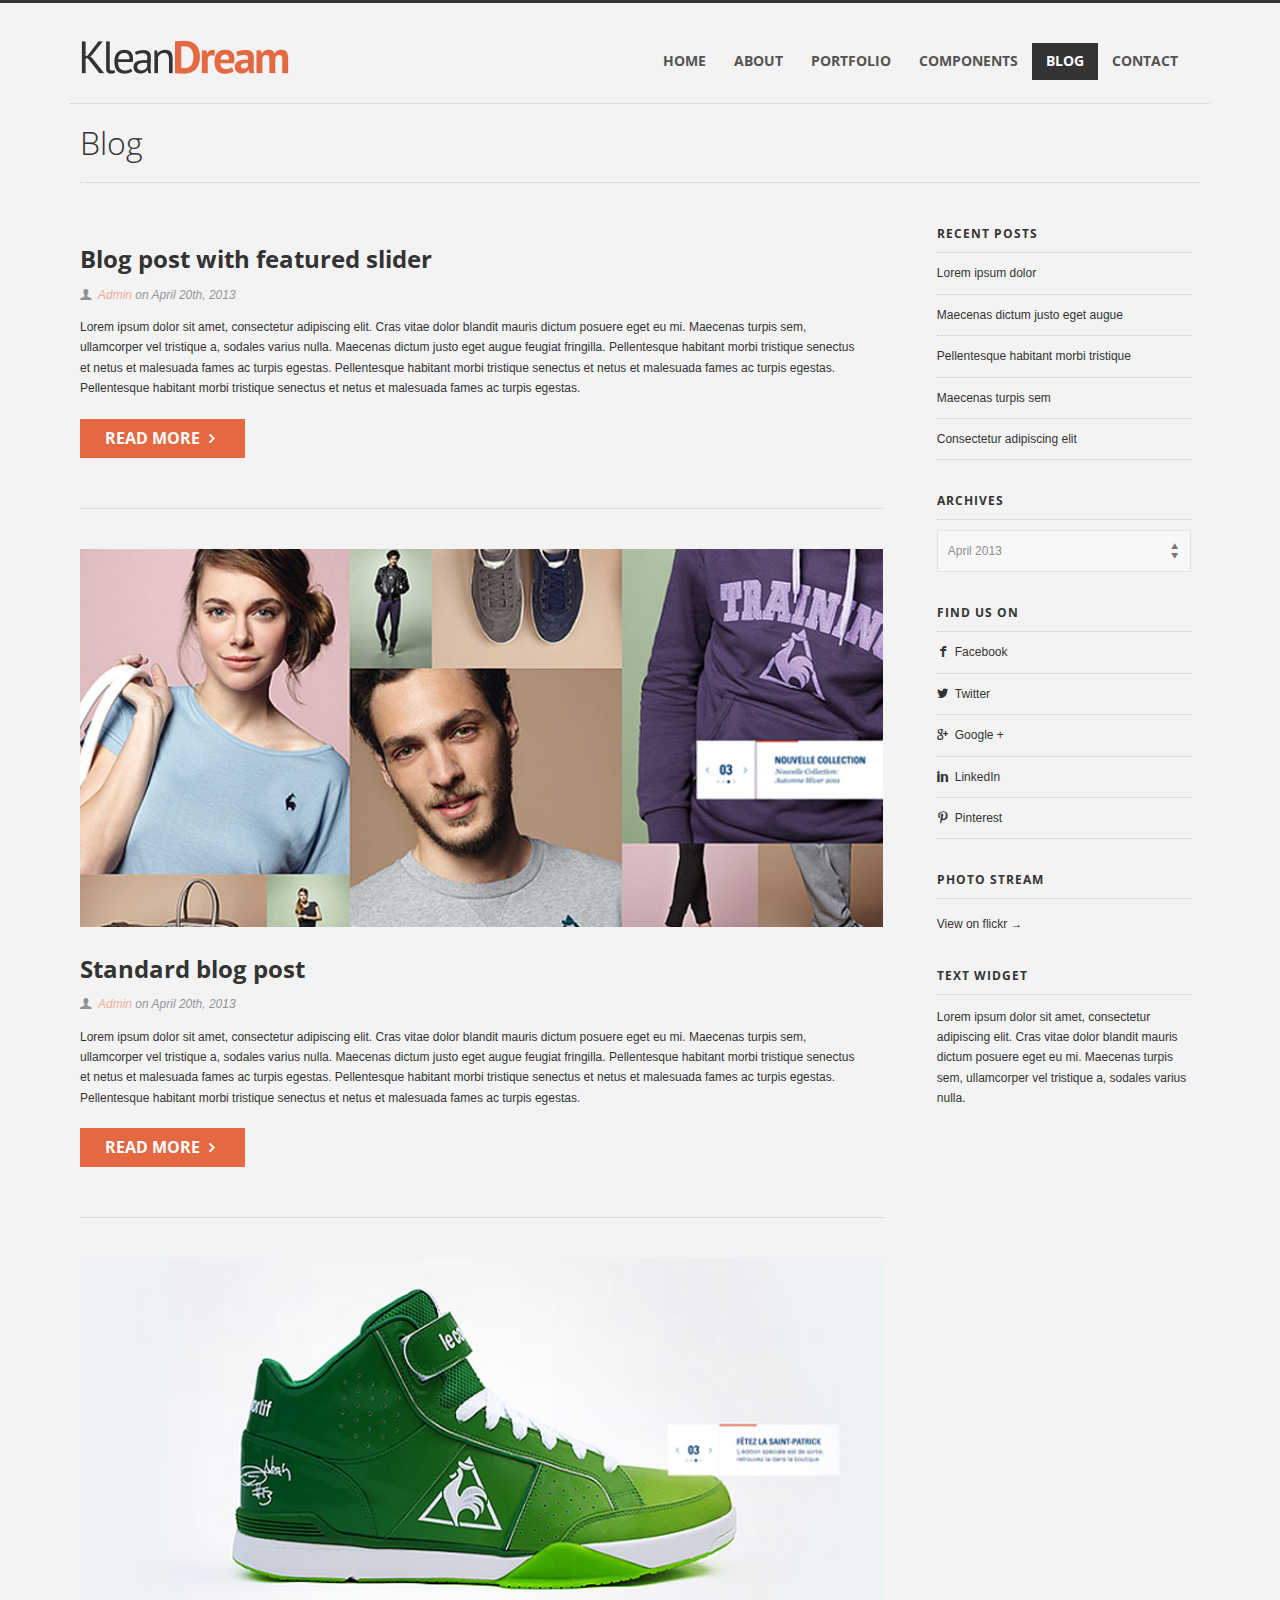
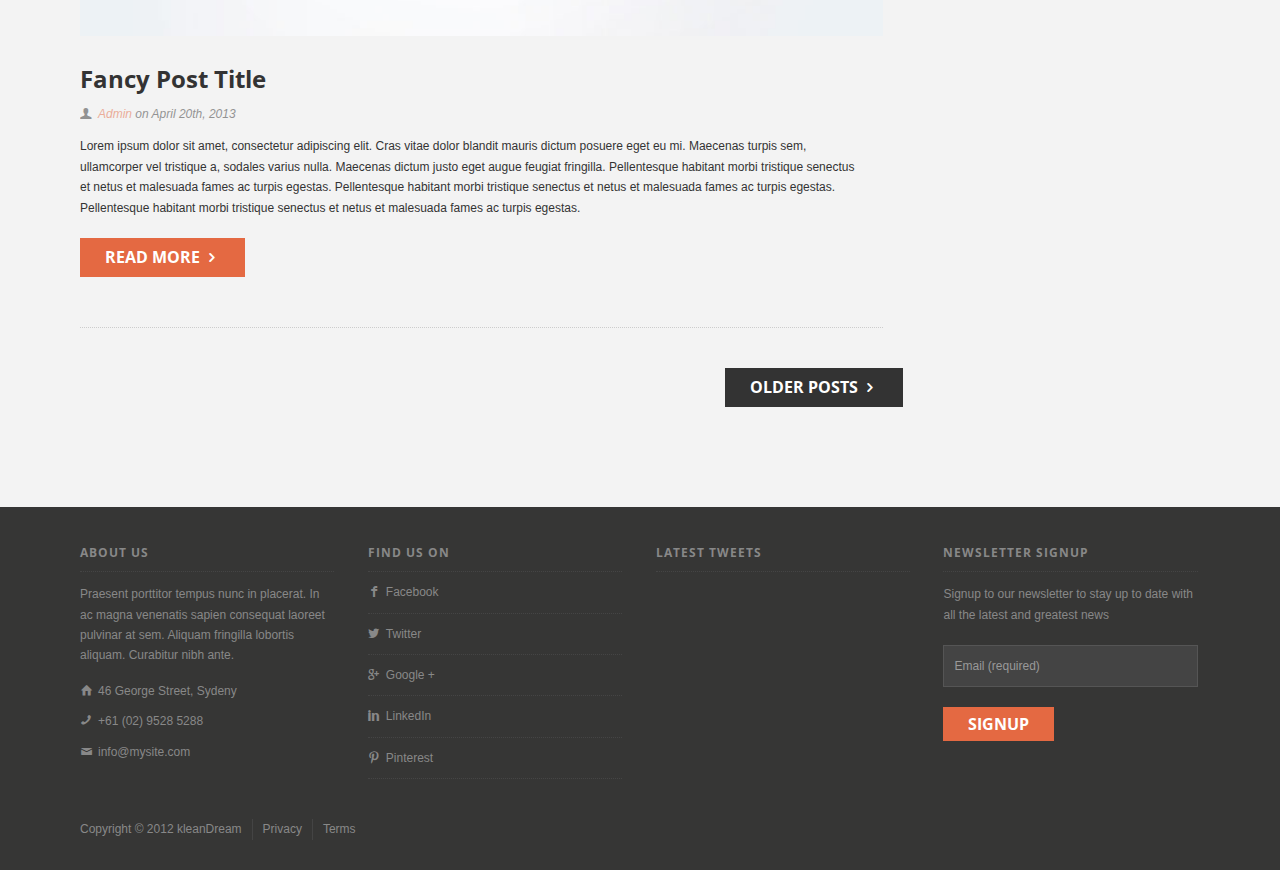
<file: HTML/blog.html>
<!doctype html>
<!--[if IE 7 ]>    <html class="no-js ie7" lang="en"> <![endif]-->
<!--[if IE 8 ]>    <html class="no-js ie8" lang="en"> <![endif]-->
<!--[if IE 9 ]>    <html class="no-js ie9" lang="en"> <![endif]-->
<!--[if (gt IE 9)|!(IE)]><!--> <html class="no-js" lang="en"> <!--<![endif]-->
<head>
  <title>KleanDream</title>
  <meta charset="utf-8">
  <meta http-equiv="X-UA-Compatible" content="IE=edge,chrome=1">
  <meta content="width=device-width, initial-scale=1.0" name="viewport">

  <!-- Content meta -->
  <meta name="description" content="" />
  <meta name="keywords" content="" />

  <link rel="stylesheet" href="css/style.css">

  <!-- Google fonts -->
  <link href='http://fonts.googleapis.com/css?family=Open+Sans:300,400,700' rel='stylesheet' type='text/css'>
  
  <script src="js/libs/modernizr-min.js"></script>
</head>

<body>
  <a id="top"></a>

  <div id="main-wrapper">

    <header class="site-header" role="banner">
      <div class="container clearfix">
        <div class="one-third">
          <a href="index.html" id="logo" class="one-third">
            <h1 class="visually-hidden">KleanDream</h1>
          </a><!-- #logo -->
        </div><!-- .one-third -->
        <div class="two-third last">
          <nav class="site-navigation">
            <ul>
              <li><a href="index.html">Home</a></li>
              <li><a href="about.html">About</a></li>
              <li><a href="portfolio-2.html">Portfolio</a>
                <ul>
                  <li><a href="portfolio-2.html">Two Columns</a></li>
                  <li><a href="portfolio-3.html">Three Columns</a></li>
                  <li><a href="portfolio-4.html">Four Columns</a></li>
                  <li><a href="portfolio-single.html">Single page</a></li>
                </ul>
              </li>
              <li><a href="#">Components</a>
                <ul>
                  <li><a href="elements.html">Elements</a></li>
                  <li><a href="columns.html">Columns</a></li>
                  <li><a href="#">Navigation</a>
                    <ul>
                      <li><a href="#">Another</a></li>
                      <li><a href="#">Child</a></li>
                      <li><a href="#">Link</a></li>
                    </ul>
                  </li>
                </ul>
              </li>
              <li class="active"><a href="blog.html">Blog</a>
                <ul>
                  <li><a href="blog-full.html">Blog Full</a></li>
                  <li><a href="blog.html">Blog Large</a></li>
                  <li><a href="single.html">Single Post</a></li>
                </ul>
              </li>
              <li><a href="contact.html">Contact</a></li>
            </ul> 
          </nav><!-- nav -->
        </div><!-- .two-third -->
      </div><!-- .container -->
    </header>
        
    <div class="site-content clearfix" role="main">
      <div class="container">
          
        <h1 class="page-title divider">Blog</h1>

        <div class="clearfix">
          <div class="three-fourth">
            <div class="post">
              <article>
                <div class="featured-image flexslider">
                  <ul class="slides">
                    <li>
                      <img class="feature-image" src="images/post3.jpg" alt="description">
                      <!-- http://www.behance.net/gallery/Mamukko/8433595 -->
                    </li>
                    <li>
                      <img class="feature-image" src="images/post3-alt.jpg" alt="description">
                      <!-- http://www.behance.net/gallery/Mamukko/8433595 -->
                    </li>
                  </ul>
                </div>
                <h2 class="post-title"><a href="single.html">Blog post with featured slider</a></h2>
                <span class="post-meta"><span class="icon" data-icon="t"></span><em><a href="#">Admin</a> on April 20th, 2013</em></span>
                <p>Lorem ipsum dolor sit amet, consectetur adipiscing elit. Cras vitae dolor blandit mauris dictum posuere eget eu mi. Maecenas turpis sem, ullamcorper vel tristique a, sodales varius nulla. Maecenas dictum justo eget augue feugiat fringilla. Pellentesque habitant morbi tristique senectus et netus et malesuada fames ac turpis egestas. Pellentesque habitant morbi tristique senectus et netus et malesuada fames ac turpis egestas. Pellentesque habitant morbi tristique senectus et netus et malesuada fames ac turpis egestas. </p>
                <a href="#" class="btn">Read more <span class="icon" data-icon="8"></span></a>
              </article>
            </div><!-- .post -->
            <div class="post">
              <article>
                <div class="featured-image">
                  <img class="feature-image" src="images/post2.jpg" alt="description">
                  <!-- http://www.behance.net/gallery/Mamukko/8433595 -->
                </div>
                <h2 class="post-title"><a href="single.html">Standard blog post</a></h2>
                <span class="post-meta"><span class="icon" data-icon="t"></span><em><a href="#">Admin</a> on April 20th, 2013</em></span>
                <p>Lorem ipsum dolor sit amet, consectetur adipiscing elit. Cras vitae dolor blandit mauris dictum posuere eget eu mi. Maecenas turpis sem, ullamcorper vel tristique a, sodales varius nulla. Maecenas dictum justo eget augue feugiat fringilla. Pellentesque habitant morbi tristique senectus et netus et malesuada fames ac turpis egestas. Pellentesque habitant morbi tristique senectus et netus et malesuada fames ac turpis egestas. Pellentesque habitant morbi tristique senectus et netus et malesuada fames ac turpis egestas. </p>
                <a href="#" class="btn">Read more <span class="icon" data-icon="8"></span></a>
              </article>
            </div><!-- .post -->
            <div class="post">
              <article>
                <div class="featured-image">
                  <img class="feature-image" src="images/post1.jpg" alt="description">
                  <!-- http://www.behance.net/gallery/Mamukko/8433595 -->
                </div>
                <h2 class="post-title"><a href="single.html">Fancy Post Title</a></h2>
                <span class="post-meta"><span class="icon" data-icon="t"></span><em><a href="#">Admin</a> on April 20th, 2013</em></span>
                <p>Lorem ipsum dolor sit amet, consectetur adipiscing elit. Cras vitae dolor blandit mauris dictum posuere eget eu mi. Maecenas turpis sem, ullamcorper vel tristique a, sodales varius nulla. Maecenas dictum justo eget augue feugiat fringilla. Pellentesque habitant morbi tristique senectus et netus et malesuada fames ac turpis egestas. Pellentesque habitant morbi tristique senectus et netus et malesuada fames ac turpis egestas. Pellentesque habitant morbi tristique senectus et netus et malesuada fames ac turpis egestas. </p>
                <a href="#" class="btn">Read more <span class="icon" data-icon="8"></span></a>
              </article>
            </div><!-- .post -->
            <div class="paging">
              <!-- <a href="#" class="btn secondary left"><span class="icon" data-icon="9"></span> Newer posts</a> -->
              <a href="#" class="btn secondary right">Older posts <span class="icon" data-icon="8"></span></a>
            </div>
          </div>

          <aside id="sidebar" class="one-fourth last" role="complementary">
            <div class="widget">
              <h6 class="widget-title">Recent posts</h6>
              <ul>
                <li><a href="#">Lorem ipsum dolor</a></li>
                <li><a href="#">Maecenas dictum justo eget augue</a></li>
                <li><a href="#">Pellentesque habitant morbi tristique</a></li>
                <li><a href="#">Maecenas turpis sem</a></li>
                <li><a href="#">Consectetur adipiscing elit</a></li>
              </ul> 
            </div>
            <div class="widget">
              <h6 class="widget-title">Archives</h6>
              <form action="#">
                <select>
                  <option>April 2013</option>
                  <option>March 2013</option>
                  <option>February 2013</option>
                  <option>January 2013</option>
                  <option>December 2012</option>
                </select>
              </form>
            </div>
            <div class="widget">
              <h6 class="widget-title">Find us on</h6>
              <ul>
                <li><a href="#" class="icon" data-icon="S">Facebook</a></li>
                <li><a href="#" class="icon" data-icon="A">Twitter</a></li>
                <li><a href="#" class="icon" data-icon="D">Google +</a></li>
                <li><a href="#" class="icon" data-icon="H">LinkedIn</a></li>
                <li><a href="#" class="icon" data-icon="F">Pinterest</a></li>
              </ul> 
            </div>
            <div class="widget">
              <h6 class="widget-title">Photo stream</h6>
              <ul class="flickr-feed"></ul>
              <a href="#">View on flickr &rarr;</a>
            </div> 
            <div class="widget">
              <h6 class="widget-title">Text widget</h6>
              <p>Lorem ipsum dolor sit amet, consectetur adipiscing elit. Cras vitae dolor blandit mauris dictum posuere eget eu mi. Maecenas turpis sem, ullamcorper vel tristique a, sodales varius nulla.</p>
            </div>
          </aside>

        </div>
      
      </div><!-- .container -->
    </div><!-- .site-content -->

    <footer class="site-footer" role="contentinfo">
      
      <div class="container clearfix">
        <div class="one-fourth">
          <div class="widget">
            <h6 class="widget-title">About Us</h6>
            <p>Praesent porttitor tempus nunc in placerat. In ac magna venenatis sapien consequat laoreet pulvinar at sem. Aliquam fringilla lobortis aliquam. Curabitur nibh ante.</p>
            <ul class="about-info">
              <li>
                <a href="http://maps.google.com"><span class="icon" data-icon="f"></span>46 George Street, Sydeny</a>
              </li>
              <li>
                <a href="tel:+610295285288"><span class="icon" data-icon="4"></span>+61 (02) 9528 5288</a>
              </li>
              <li>
                <a href="mailto:info@mysite.com"><span class="icon middle" data-icon="e"></span>info@mysite.com</a>
              </li>
            </ul>
          </div>
        </div>
        <div class="one-fourth">
          <div class="widget">
            <h6 class="widget-title">Find us on</h6>
            <ul>
              <li><a href="#" class="icon" data-icon="S">Facebook</a></li>
              <li><a href="#" class="icon" data-icon="A">Twitter</a></li>
              <li><a href="#" class="icon" data-icon="D">Google +</a></li>
              <li><a href="#" class="icon" data-icon="H">LinkedIn</a></li>
              <li><a href="#" class="icon" data-icon="F">Pinterest</a></li>
            </ul> 
          </div>
        </div>
        <div class="one-fourth">
          <div class="widget">
            <h6 class="widget-title">Latest Tweets</h6>
            <div class="tweets"></div>
          </div>
        </div>
        <div class="one-fourth last">
          <div class="widget">
            <h6 class="widget-title">Newsletter signup</h6>
            <form class="contact-form" method="post" action="#">
              <p>Signup to our newsletter to stay up to date with all the latest and greatest news</p>
              <p class="row">
                <label for="newsletter-email" class="visually-hidden">Enter your email address</label>
                <input placeholder="Email (required)" type="email" required="" id="newsletter-email" value="" name="email">
              </p>
              <input type="submit" value="Signup">
            </form>
          </div>
        </div>
      </div><!-- .container -->

      <div class="container clearfix">
        <ul class="sub-links flat-list">
          <li>Copyright &copy; 2012 kleanDream</li>
          <li><a href="#">Privacy</a></li>
          <li><a href="#">Terms</a></li>
        </ul><!-- .flat-list -->
      </div><!-- .container -->

    </footer>

  </div><!-- #main-wrapper -->

  <!-- scripts -->
  <script src="http://ajax.googleapis.com/ajax/libs/jquery/1.8/jquery.min.js"></script>
  <script>!window.jQuery && document.write(unescape('%3Cscript src="js/libs/jquery-1.8.3.min.js"%3E%3C/script%3E'))</script>
  <script src="js/plugins.js"></script>
  <script src="js/script.js"></script>
  
  <!-- Google Analytics: change UA-XXXXX-X to be your site's ID.
  <script>
    var _gaq=[['_setAccount','UA-XXXXX-X'],['_trackPageview']];
    (function(d,t){var g=d.createElement(t),s=d.getElementsByTagName(t)[0];
    g.src='//www.google-analytics.com/ga.js';
    s.parentNode.insertBefore(g,s)}(document,'script'));
  </script>
  -->

  <!-- end scripts-->
  
</body>
</html>
</file>
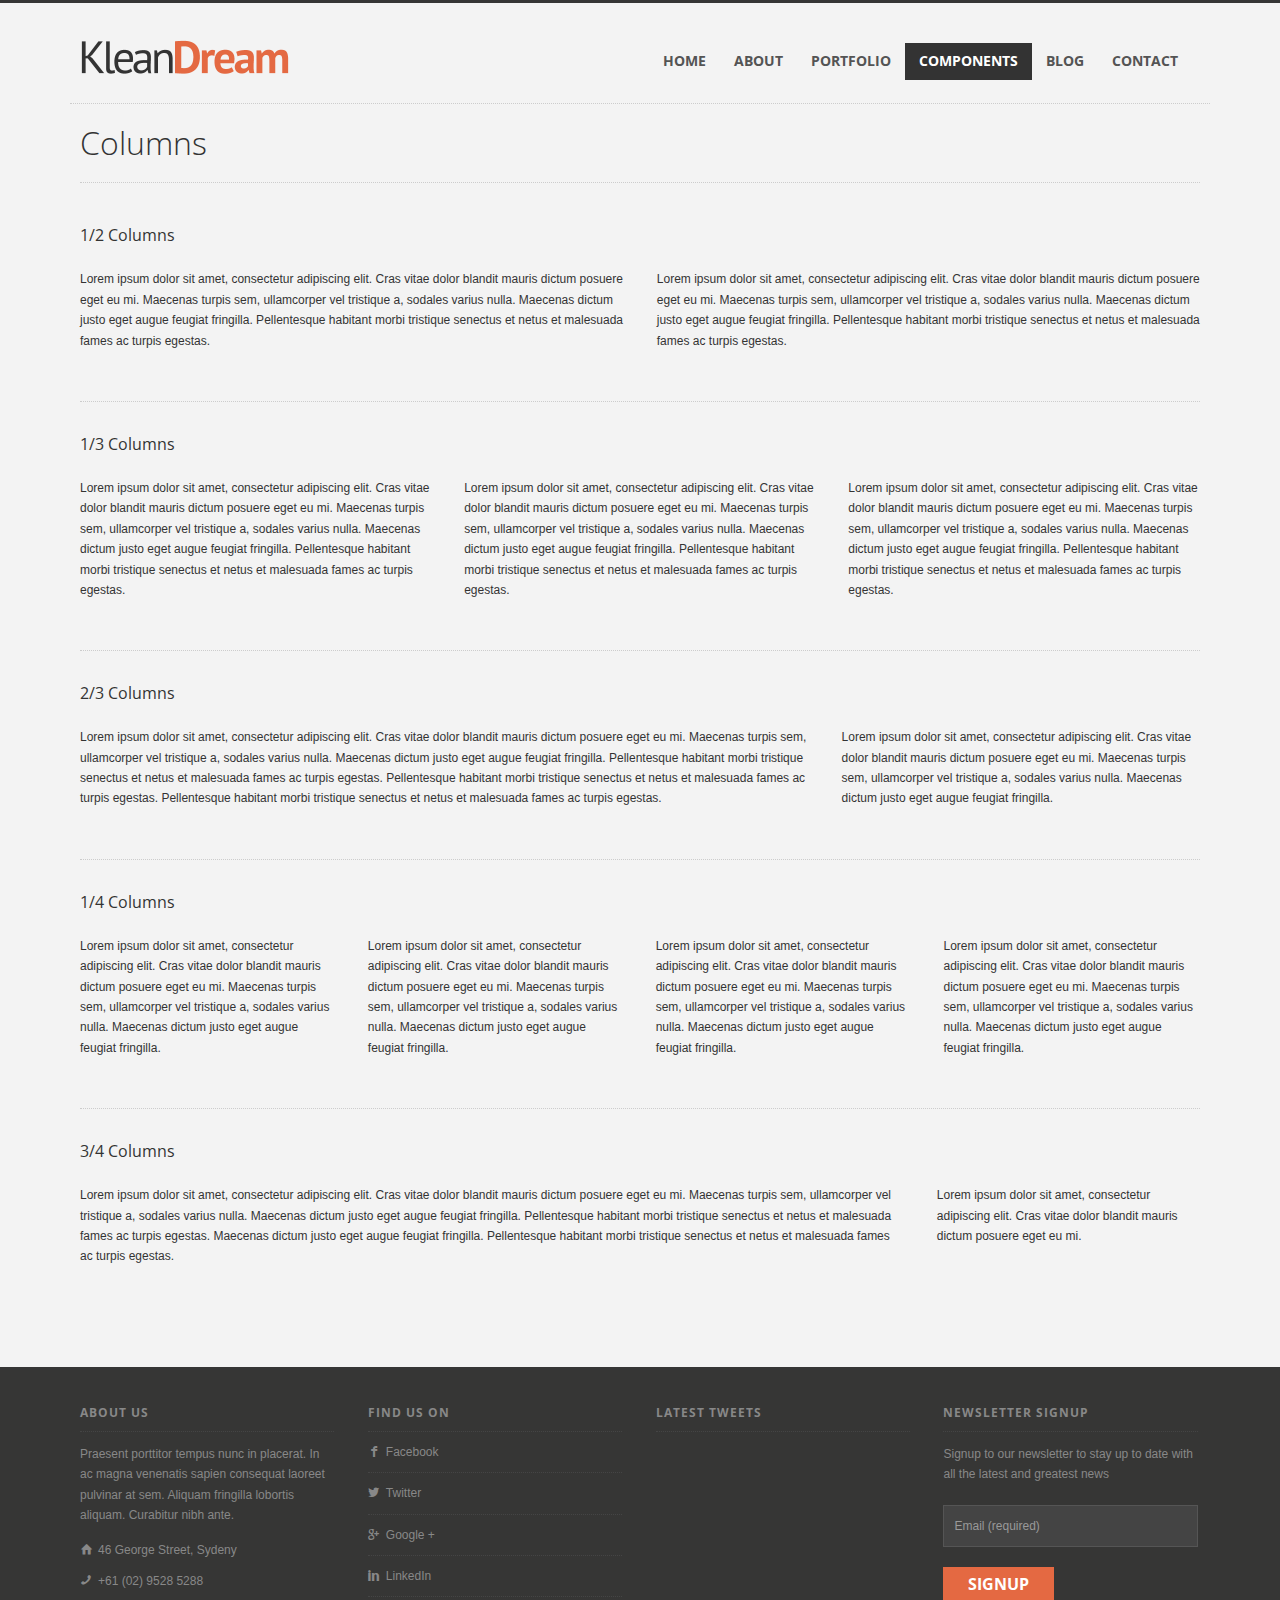
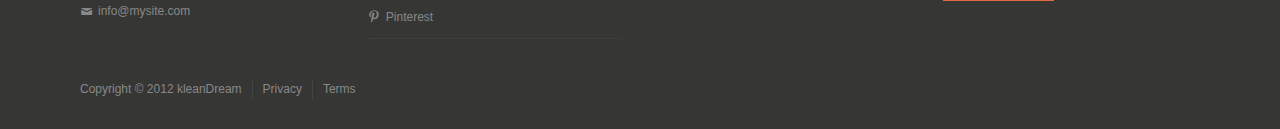
<file: HTML/columns.html>
<!doctype html>
<!--[if IE 7 ]>    <html class="no-js ie7" lang="en"> <![endif]-->
<!--[if IE 8 ]>    <html class="no-js ie8" lang="en"> <![endif]-->
<!--[if IE 9 ]>    <html class="no-js ie9" lang="en"> <![endif]-->
<!--[if (gt IE 9)|!(IE)]><!--> <html class="no-js" lang="en"> <!--<![endif]-->
<head>
  <title>KleanDream</title>
  <meta charset="utf-8">
  <meta http-equiv="X-UA-Compatible" content="IE=edge,chrome=1">
  <meta content="width=device-width, initial-scale=1.0" name="viewport">

  <!-- Content meta -->
  <meta name="description" content="" />
  <meta name="keywords" content="" />

  <link rel="stylesheet" href="css/style.css">

  <!-- Google fonts -->
  <link href='http://fonts.googleapis.com/css?family=Open+Sans:300,400,700' rel='stylesheet' type='text/css'>
  
  <script src="js/libs/modernizr-min.js"></script>
</head>

<body>
  <a id="top"></a>

  <div id="main-wrapper">

    <header class="site-header" role="banner">
      <div class="container clearfix">
        <div class="one-third">
          <a href="index.html" id="logo" class="one-third">
            <h1 class="visually-hidden">KleanDream</h1>
          </a><!-- #logo -->
        </div><!-- .one-third -->
        <div class="two-third last">
          <nav class="site-navigation">
            <ul>
              <li><a href="index.html">Home</a></li>
              <li><a href="about.html">About</a></li>
              <li><a href="portfolio-2.html">Portfolio</a>
                <ul>
                  <li><a href="portfolio-2.html">Two Columns</a></li>
                  <li><a href="portfolio-3.html">Three Columns</a></li>
                  <li><a href="portfolio-4.html">Four Columns</a></li>
                  <li><a href="portfolio-single.html">Single page</a></li>
                </ul>
              </li>
              <li class="active"><a href="#">Components</a>
                <ul>
                  <li><a href="elements.html">Elements</a></li>
                  <li><a href="columns.html">Columns</a></li>
                  <li><a href="#">Navigation</a>
                    <ul>
                      <li><a href="#">Another</a></li>
                      <li><a href="#">Child</a></li>
                      <li><a href="#">Link</a></li>
                    </ul>
                  </li>
                </ul>
              </li>
              <li><a href="blog.html">Blog</a>
                <ul>
                  <li><a href="blog-full.html">Blog Full</a></li>
                  <li><a href="blog.html">Blog Large</a></li>
                  <li><a href="single.html">Single Post</a></li>
                </ul>
              </li>
              <li><a href="contact.html">Contact</a></li>
            </ul> 
          </nav><!-- nav -->
        </div><!-- .two-third -->
      </div><!-- .container -->
    </header>
        
    <div class="site-content clearfix" role="main">
      <div class="container">
          
        <h1 class="page-title divider">Columns</h1>

        <div class="clearfix">

          <h4>1/2 Columns</h4>
          <div class="one-half">
            <p>Lorem ipsum dolor sit amet, consectetur adipiscing elit. Cras vitae dolor blandit mauris dictum posuere eget eu mi. Maecenas turpis sem, ullamcorper vel tristique a, sodales varius nulla. Maecenas dictum justo eget augue feugiat fringilla. Pellentesque habitant morbi tristique senectus et netus et malesuada fames ac turpis egestas. </p>
          </div>
          <div class="one-half last">
            <p>Lorem ipsum dolor sit amet, consectetur adipiscing elit. Cras vitae dolor blandit mauris dictum posuere eget eu mi. Maecenas turpis sem, ullamcorper vel tristique a, sodales varius nulla. Maecenas dictum justo eget augue feugiat fringilla. Pellentesque habitant morbi tristique senectus et netus et malesuada fames ac turpis egestas. </p>
          </div>

          <div class="divider"></div>

          <h4>1/3 Columns</h4>
          <div class="one-third">
            <p>Lorem ipsum dolor sit amet, consectetur adipiscing elit. Cras vitae dolor blandit mauris dictum posuere eget eu mi. Maecenas turpis sem, ullamcorper vel tristique a, sodales varius nulla. Maecenas dictum justo eget augue feugiat fringilla. Pellentesque habitant morbi tristique senectus et netus et malesuada fames ac turpis egestas. </p>
          </div>
          <div class="one-third">
            <p>Lorem ipsum dolor sit amet, consectetur adipiscing elit. Cras vitae dolor blandit mauris dictum posuere eget eu mi. Maecenas turpis sem, ullamcorper vel tristique a, sodales varius nulla. Maecenas dictum justo eget augue feugiat fringilla. Pellentesque habitant morbi tristique senectus et netus et malesuada fames ac turpis egestas. </p>
          </div>
          <div class="one-third last">
            <p>Lorem ipsum dolor sit amet, consectetur adipiscing elit. Cras vitae dolor blandit mauris dictum posuere eget eu mi. Maecenas turpis sem, ullamcorper vel tristique a, sodales varius nulla. Maecenas dictum justo eget augue feugiat fringilla. Pellentesque habitant morbi tristique senectus et netus et malesuada fames ac turpis egestas. </p>
          </div>

          <div class="divider"></div>

          <h4>2/3 Columns</h4>
          <div class="two-third">
            <p>Lorem ipsum dolor sit amet, consectetur adipiscing elit. Cras vitae dolor blandit mauris dictum posuere eget eu mi. Maecenas turpis sem, ullamcorper vel tristique a, sodales varius nulla. Maecenas dictum justo eget augue feugiat fringilla. Pellentesque habitant morbi tristique senectus et netus et malesuada fames ac turpis egestas. Pellentesque habitant morbi tristique senectus et netus et malesuada fames ac turpis egestas. Pellentesque habitant morbi tristique senectus et netus et malesuada fames ac turpis egestas. </p>
          </div>
          <div class="one-third last">
            <p>Lorem ipsum dolor sit amet, consectetur adipiscing elit. Cras vitae dolor blandit mauris dictum posuere eget eu mi. Maecenas turpis sem, ullamcorper vel tristique a, sodales varius nulla. Maecenas dictum justo eget augue feugiat fringilla.</p>
          </div>

          <div class="divider"></div>

          <h4>1/4 Columns</h4>
          <div class="one-fourth">
            <p>Lorem ipsum dolor sit amet, consectetur adipiscing elit. Cras vitae dolor blandit mauris dictum posuere eget eu mi. Maecenas turpis sem, ullamcorper vel tristique a, sodales varius nulla. Maecenas dictum justo eget augue feugiat fringilla.</p>
          </div>
          <div class="one-fourth">
            <p>Lorem ipsum dolor sit amet, consectetur adipiscing elit. Cras vitae dolor blandit mauris dictum posuere eget eu mi. Maecenas turpis sem, ullamcorper vel tristique a, sodales varius nulla. Maecenas dictum justo eget augue feugiat fringilla.</p>
          </div>
          <div class="one-fourth">
            <p>Lorem ipsum dolor sit amet, consectetur adipiscing elit. Cras vitae dolor blandit mauris dictum posuere eget eu mi. Maecenas turpis sem, ullamcorper vel tristique a, sodales varius nulla. Maecenas dictum justo eget augue feugiat fringilla.</p>
          </div>
          <div class="one-fourth last">
            <p>Lorem ipsum dolor sit amet, consectetur adipiscing elit. Cras vitae dolor blandit mauris dictum posuere eget eu mi. Maecenas turpis sem, ullamcorper vel tristique a, sodales varius nulla. Maecenas dictum justo eget augue feugiat fringilla.</p>
          </div>

          <div class="divider"></div>

          <h4>3/4 Columns</h4>
          <div class="three-fourth">
            <p>Lorem ipsum dolor sit amet, consectetur adipiscing elit. Cras vitae dolor blandit mauris dictum posuere eget eu mi. Maecenas turpis sem, ullamcorper vel tristique a, sodales varius nulla. Maecenas dictum justo eget augue feugiat fringilla. Pellentesque habitant morbi tristique senectus et netus et malesuada fames ac turpis egestas. Maecenas dictum justo eget augue feugiat fringilla. Pellentesque habitant morbi tristique senectus et netus et malesuada fames ac turpis egestas. </p>
          </div>
          <div class="one-fourth last">
            <p>Lorem ipsum dolor sit amet, consectetur adipiscing elit. Cras vitae dolor blandit mauris dictum posuere eget eu mi.</p>
          </div>

        </div>
      
      </div><!-- .container -->
    </div><!-- .site-content -->

    <footer class="site-footer" role="contentinfo">
      
      <div class="container clearfix">
        <div class="one-fourth">
          <div class="widget">
            <h6 class="widget-title">About Us</h6>
            <p>Praesent porttitor tempus nunc in placerat. In ac magna venenatis sapien consequat laoreet pulvinar at sem. Aliquam fringilla lobortis aliquam. Curabitur nibh ante.</p>
            <ul class="about-info">
              <li>
                <a href="http://maps.google.com"><span class="icon" data-icon="f"></span>46 George Street, Sydeny</a>
              </li>
              <li>
                <a href="tel:+610295285288"><span class="icon" data-icon="4"></span>+61 (02) 9528 5288</a>
              </li>
              <li>
                <a href="mailto:info@mysite.com"><span class="icon middle" data-icon="e"></span>info@mysite.com</a>
              </li>
            </ul>
          </div>
        </div>
        <div class="one-fourth">
          <div class="widget">
            <h6 class="widget-title">Find us on</h6>
            <ul>
              <li><a href="#" class="icon" data-icon="S">Facebook</a></li>
              <li><a href="#" class="icon" data-icon="A">Twitter</a></li>
              <li><a href="#" class="icon" data-icon="D">Google +</a></li>
              <li><a href="#" class="icon" data-icon="H">LinkedIn</a></li>
              <li><a href="#" class="icon" data-icon="F">Pinterest</a></li>
            </ul> 
          </div>
        </div>
        <div class="one-fourth">
          <div class="widget">
            <h6 class="widget-title">Latest Tweets</h6>
            <div class="tweets"></div>
          </div>
        </div>
        <div class="one-fourth last">
          <div class="widget">
            <h6 class="widget-title">Newsletter signup</h6>
            <form class="contact-form" method="post" action="#">
              <p>Signup to our newsletter to stay up to date with all the latest and greatest news</p>
              <p class="row">
                <label for="newsletter-email" class="visually-hidden">Enter your email address</label>
                <input placeholder="Email (required)" type="email" required="" id="newsletter-email" value="" name="email">
              </p>
              <input type="submit" value="Signup">
            </form>
          </div>
        </div>
      </div><!-- .container -->

      <div class="container clearfix">
        <ul class="sub-links flat-list">
          <li>Copyright &copy; 2012 kleanDream</li>
          <li><a href="#">Privacy</a></li>
          <li><a href="#">Terms</a></li>
        </ul><!-- .flat-list -->
      </div><!-- .container -->

    </footer>

  </div><!-- #main-wrapper -->

  <!-- scripts -->
  <script src="http://ajax.googleapis.com/ajax/libs/jquery/1.8/jquery.min.js"></script>
  <script>!window.jQuery && document.write(unescape('%3Cscript src="js/libs/jquery-1.8.3.min.js"%3E%3C/script%3E'))</script>
  <script src="js/plugins.js"></script>
  <script src="js/script.js"></script>
  
  <!-- Google Analytics: change UA-XXXXX-X to be your site's ID.
  <script>
    var _gaq=[['_setAccount','UA-XXXXX-X'],['_trackPageview']];
    (function(d,t){var g=d.createElement(t),s=d.getElementsByTagName(t)[0];
    g.src='//www.google-analytics.com/ga.js';
    s.parentNode.insertBefore(g,s)}(document,'script'));
  </script>
  -->

  <!-- end scripts-->
  
</body>
</html>
</file>
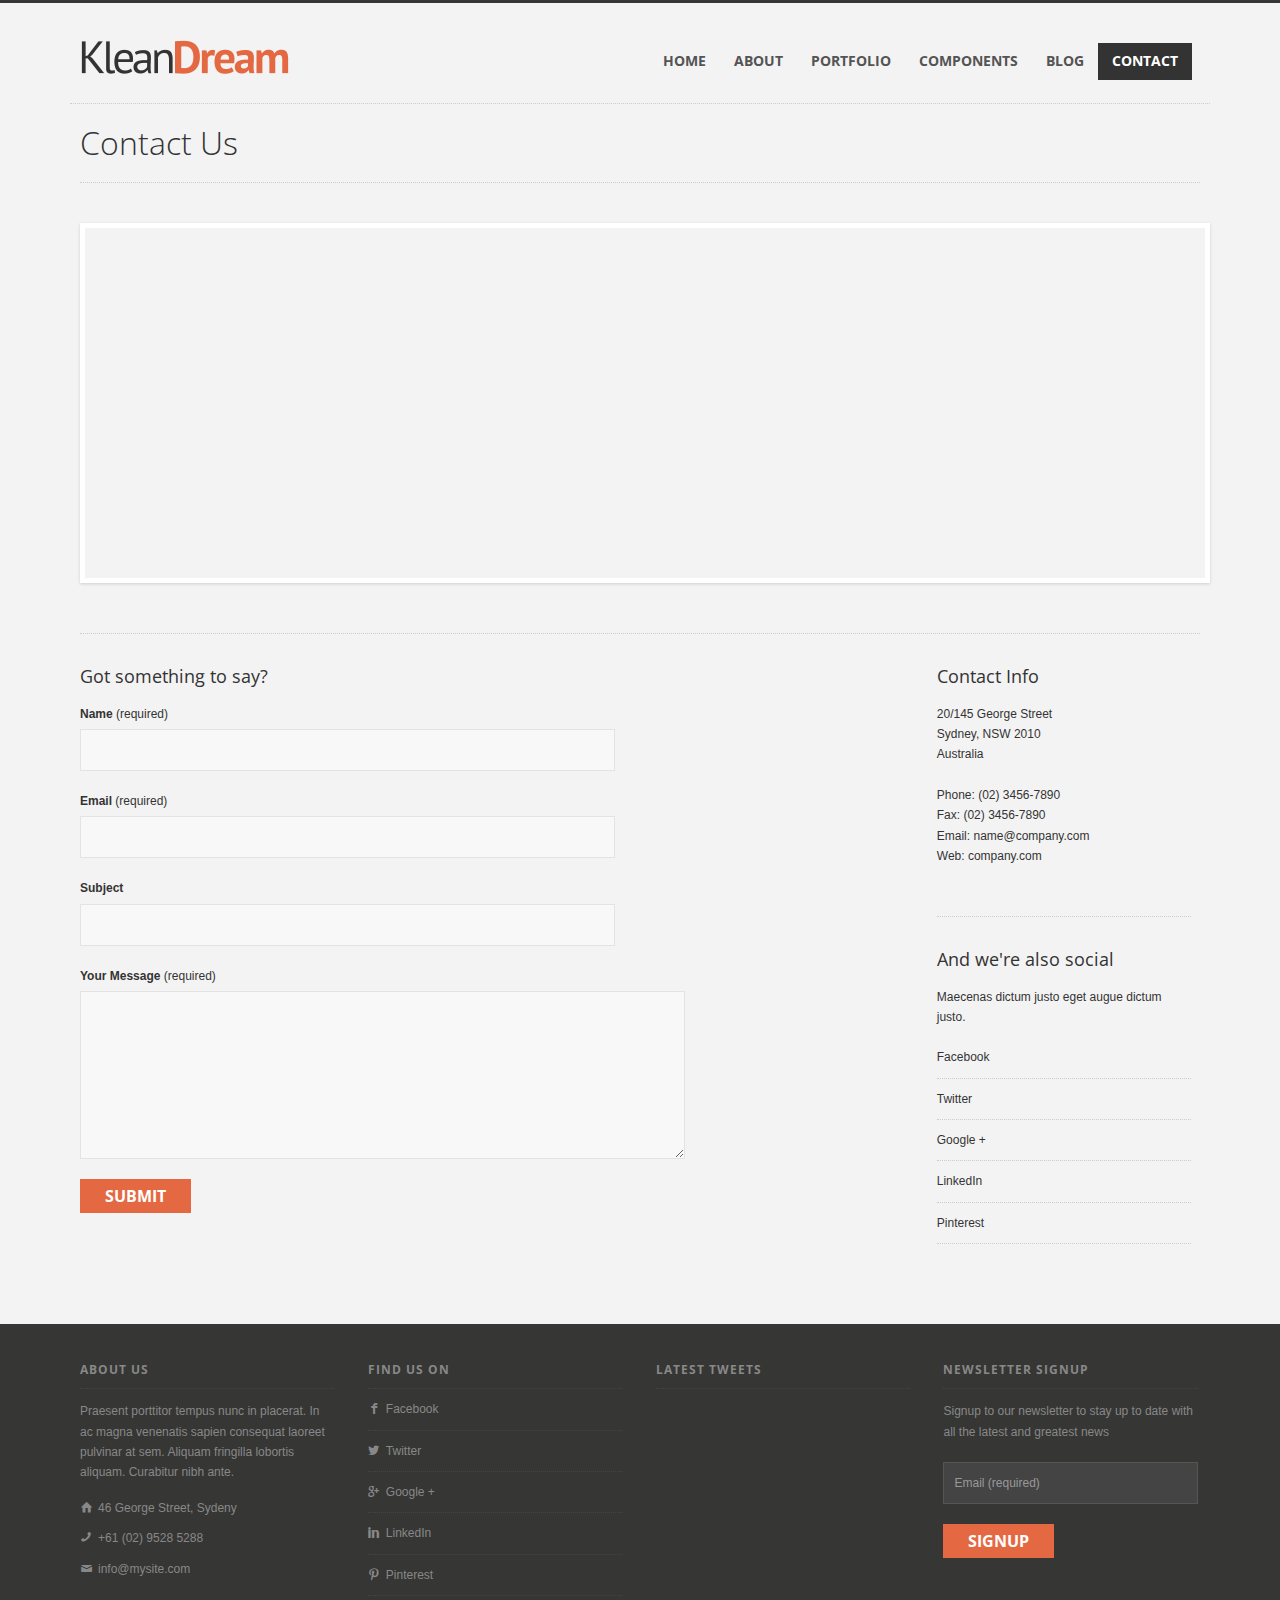
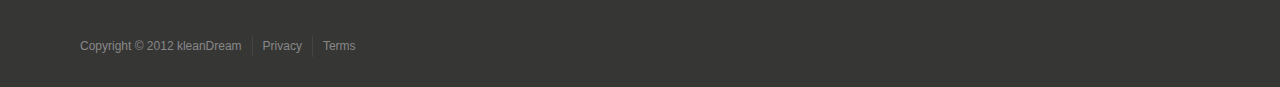
<file: HTML/contact.html>
<!doctype html>
<!--[if IE 7 ]>    <html class="no-js ie7" lang="en"> <![endif]-->
<!--[if IE 8 ]>    <html class="no-js ie8" lang="en"> <![endif]-->
<!--[if IE 9 ]>    <html class="no-js ie9" lang="en"> <![endif]-->
<!--[if (gt IE 9)|!(IE)]><!--> <html class="no-js" lang="en"> <!--<![endif]-->
<head>
  <title>KleanDream</title>
  <meta charset="utf-8">
  <meta http-equiv="X-UA-Compatible" content="IE=edge,chrome=1">
  <meta content="width=device-width, initial-scale=1.0" name="viewport">

  <!-- Content meta -->
  <meta name="description" content="" />
  <meta name="keywords" content="" />

  <link rel="stylesheet" href="css/style.css">

  <!-- Google fonts -->
  <link href='http://fonts.googleapis.com/css?family=Open+Sans:300,400,700' rel='stylesheet' type='text/css'>   
  
  <script src="js/libs/modernizr-min.js"></script>
</head>

<body>
  <a id="top"></a>

  <div id="main-wrapper">

    <header class="site-header" role="banner">
      <div class="container clearfix">
        <div class="one-third">
          <a href="index.html" id="logo" class="one-third">
            <h1 class="visually-hidden">KleanDream</h1>
          </a><!-- #logo -->
        </div><!-- .one-third -->
        <div class="two-third last">
          <nav class="site-navigation">
            <ul>
              <li><a href="index.html">Home</a></li>
              <li><a href="about.html">About</a></li>
              <li><a href="portfolio-2.html">Portfolio</a>
                <ul>
                  <li><a href="portfolio-2.html">Two Columns</a></li>
                  <li><a href="portfolio-3.html">Three Columns</a></li>
                  <li><a href="portfolio-4.html">Four Columns</a></li>
                  <li><a href="portfolio-single.html">Single page</a></li>
                </ul>
              </li>
              <li><a href="#">Components</a>
                <ul>
                  <li><a href="elements.html">Elements</a></li>
                  <li><a href="columns.html">Columns</a></li>
                  <li><a href="#">Navigation</a>
                    <ul>
                      <li><a href="#">Another</a></li>
                      <li><a href="#">Child</a></li>
                      <li><a href="#">Link</a></li>
                    </ul>
                  </li>
                </ul>
              </li>
              <li><a href="blog.html">Blog</a>
                <ul>
                  <li><a href="blog-full.html">Blog Full</a></li>
                  <li><a href="blog.html">Blog Large</a></li>
                  <li><a href="single.html">Single Post</a></li>
                </ul>
              </li>
              <li class="active"><a href="#">Contact</a></li>
            </ul> 
          </nav><!-- nav -->
        </div><!-- .two-third -->
      </div><!-- .container -->
    </header>
        
    <div class="site-content clearfix" role="main">
      <div class="container">
          
        <h1 class="page-title divider">Contact Us</h1>

        <div class="clearfix">
          <div class="map fancy-border">
            <!-- <iframe class="feature-image" width="100%" height="400" frameborder="0" scrolling="no" marginheight="0" marginwidth="0" src="http://maps.google.com.au/maps?ie=UTF8&amp;t=m&amp;ll=-33.873658,151.206894&amp;spn=0.010689,0.02914&amp;z=15&amp;output=embed"></iframe> -->
          </div>   
        </div>

        <div class="divider"></div>

        <div class="clearfix">
          <div class="three-fourth">

            <h3>Got something to say?</h3>
            
            <form class="contact-form" method="post" action="php/send.php">
          
              <div class="row clearfix">
                <div class="two-third">
                  <label for="contact-name"><strong>Name</strong> (required)</label>
                  <input type="text" required="" id="contact-name" value="" name="name">
                  <p id="contact-name-error" class="alert error"><b>Error</b> - Please enter your name</p>
                </div>
              </div>

              <div class="row clearfix">
                <div class="two-third">
                  <label for="contact-email"><strong>Email</strong> (required)</label>
                  <input type="email" required="" id="contact-email" value="" name="email">
                  <p id="contact-email-error" class="alert error"><b>Error</b> - Please enter a valid email</p>
                </div>
              </div>

              <div class="row clearfix">
                <div class="two-third">
                  <label for="contact-subject"><strong>Subject</strong></label>
                  <input type="text" id="contact-subject" value="" name="subject">
                </div>
              </div>

              <div class="row clearfix">
                <div class="three-fourth">
                  <label for="contact-message"><strong>Your Message</strong> (required)</label>
                  <textarea required="" rows="10" id="contact-message" name="message"></textarea>
                  <p id="contact-message-error" class="alert error"><b>Error</b> - Please enter a message</p>
                </div>
              </div>

              <input type="submit" value="Submit" id="contact-submit" class="btn">

              <p id="mail-fail" class="alert error"><b>Error</b> - Oops, looks like something went wrong.</p>
              <p id="mail-success" class="alert success"><b>Success</b> - Thanks for contacting us</p>

            </form>

          </div>

          <div class="one-fourth last">

            <div class="widget">
              <h3>Contact Info</h3>
              <p>20/145 George Street<br>
              Sydney, NSW 2010<br>
              Australia</p>
              <p>Phone: (02) 3456-7890<br>
              Fax: (02) 3456-7890<br>
              Email: name@company.com<br>
              Web: company.com</p>
            </div>

            <div class="divider"></div>

            <div class="widget">
              <h3>And we're also social</h3>
              <p>Maecenas dictum justo eget augue dictum justo.</p>
              <ul>
                <li><a href="#">Facebook</a></li>
                <li><a href="#">Twitter</a></li>
                <li><a href="#">Google +</a></li>
                <li><a href="#">LinkedIn</a></li>
                <li><a href="#">Pinterest</a></li>
              </ul>
            </div>          

          </div>
        </div>
      
      </div><!-- .container -->
    </div><!-- .site-content -->

    <footer class="site-footer" role="contentinfo">
      
      <div class="container clearfix">
        <div class="one-fourth">
          <div class="widget">
            <h6 class="widget-title">About Us</h6>
            <p>Praesent porttitor tempus nunc in placerat. In ac magna venenatis sapien consequat laoreet pulvinar at sem. Aliquam fringilla lobortis aliquam. Curabitur nibh ante.</p>
            <ul class="about-info">
              <li>
                <a href="http://maps.google.com"><span class="icon" data-icon="f"></span>46 George Street, Sydeny</a>
              </li>
              <li>
                <a href="tel:+610295285288"><span class="icon" data-icon="4"></span>+61 (02) 9528 5288</a>
              </li>
              <li>
                <a href="mailto:info@mysite.com"><span class="icon middle" data-icon="e"></span>info@mysite.com</a>
              </li>
            </ul>
          </div>
        </div>
        <div class="one-fourth">
          <div class="widget">
            <h6 class="widget-title">Find us on</h6>
            <ul>
              <li><a href="#" class="icon" data-icon="S">Facebook</a></li>
              <li><a href="#" class="icon" data-icon="A">Twitter</a></li>
              <li><a href="#" class="icon" data-icon="D">Google +</a></li>
              <li><a href="#" class="icon" data-icon="H">LinkedIn</a></li>
              <li><a href="#" class="icon" data-icon="F">Pinterest</a></li>
            </ul> 
          </div>
        </div>
        <div class="one-fourth">
          <div class="widget">
            <h6 class="widget-title">Latest Tweets</h6>
            <div class="tweets"></div>
          </div>
        </div>
        <div class="one-fourth last">
          <div class="widget">
            <h6 class="widget-title">Newsletter signup</h6>
            <form class="contact-form" method="post" action="#">
              <p>Signup to our newsletter to stay up to date with all the latest and greatest news</p>
              <p class="row">
                <label for="newsletter-email" class="visually-hidden">Enter your email address</label>
                <input placeholder="Email (required)" type="email" required="" id="newsletter-email" value="" name="email">
              </p>
              <input type="submit" value="Signup">
            </form>
          </div>
        </div>
      </div><!-- .container -->

      <div class="container clearfix">
        <ul class="sub-links flat-list">
          <li>Copyright &copy; 2012 kleanDream</li>
          <li><a href="#">Privacy</a></li>
          <li><a href="#">Terms</a></li>
        </ul><!-- .flat-list -->
      </div><!-- .container -->

    </footer>

  </div><!-- #main-wrapper -->

  <!-- scripts -->
  <script src="http://ajax.googleapis.com/ajax/libs/jquery/1.8/jquery.min.js"></script>
  <script>!window.jQuery && document.write(unescape('%3Cscript src="js/libs/jquery-1.8.3.min.js"%3E%3C/script%3E'))</script>
  
  <!-- Page specific scripts -->
  <script type="text/javascript" src="http://maps.google.com/maps/api/js?sensor=false"></script>
  <script src="js/libs/jquery.gmap.min.js"></script>
  
  <script src="js/plugins.js"></script>
  <script src="js/script.js"></script>
  
  <!-- Google Analytics: change UA-XXXXX-X to be your site's ID.
  <script>
    var _gaq=[['_setAccount','UA-XXXXX-X'],['_trackPageview']];
    (function(d,t){var g=d.createElement(t),s=d.getElementsByTagName(t)[0];
    g.src='//www.google-analytics.com/ga.js';
    s.parentNode.insertBefore(g,s)}(document,'script'));
  </script>
  -->

  <!-- end scripts-->
  
</body>
</html>
</file>
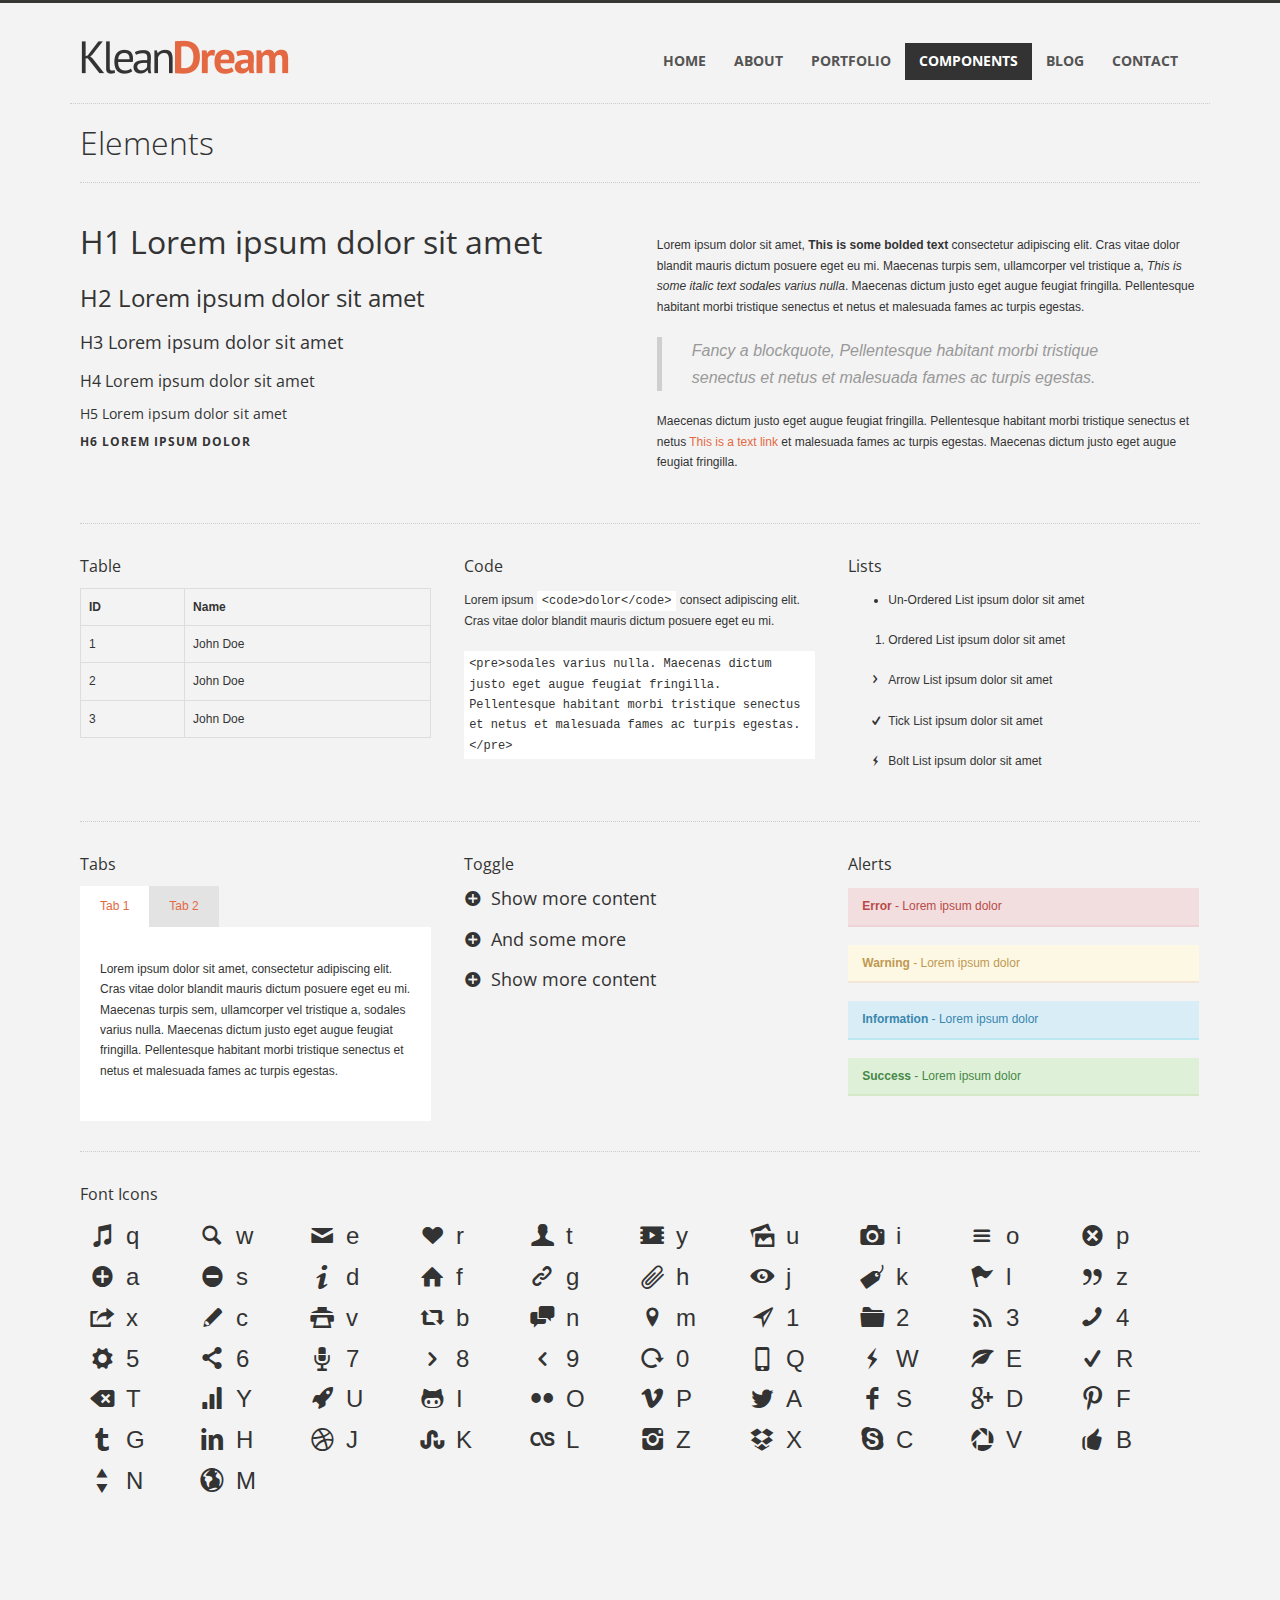
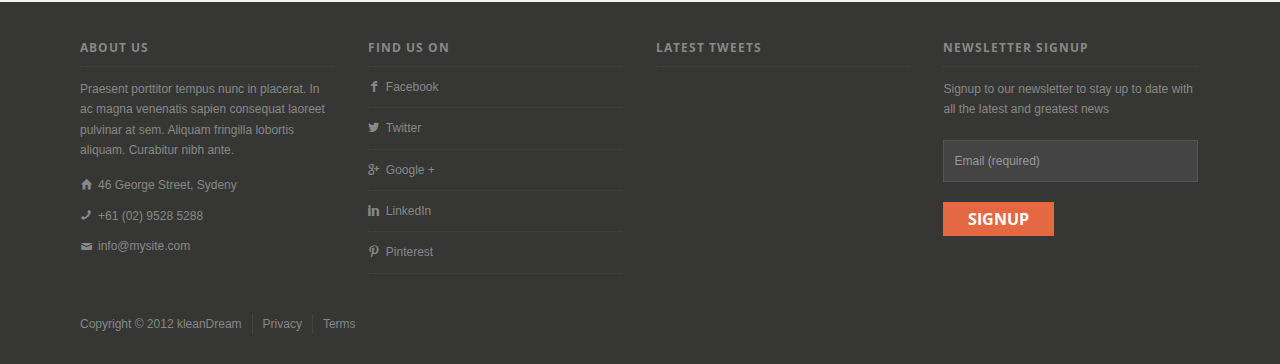
<file: HTML/elements.html>
<!doctype html>
<!--[if IE 7 ]>    <html class="no-js ie7" lang="en"> <![endif]-->
<!--[if IE 8 ]>    <html class="no-js ie8" lang="en"> <![endif]-->
<!--[if IE 9 ]>    <html class="no-js ie9" lang="en"> <![endif]-->
<!--[if (gt IE 9)|!(IE)]><!--> <html class="no-js" lang="en"> <!--<![endif]-->
<head>
  <title>KleanDream</title>
  <meta charset="utf-8">
  <meta http-equiv="X-UA-Compatible" content="IE=edge,chrome=1">
  <meta content="width=device-width, initial-scale=1.0" name="viewport">

  <!-- Content meta -->
  <meta name="description" content="" />
  <meta name="keywords" content="" />

  <link rel="stylesheet" href="css/style.css">

  <!-- Google fonts -->
  <link href='http://fonts.googleapis.com/css?family=Open+Sans:300,400,700' rel='stylesheet' type='text/css'>
  
  <script src="js/libs/modernizr-min.js"></script>
</head>

<body>
  <a id="top"></a>

  <div id="main-wrapper">

    <header class="site-header" role="banner">
      <div class="container clearfix">
        <div class="one-third">
          <a href="index.html" id="logo" class="one-third">
            <h1 class="visually-hidden">KleanDream</h1>
          </a><!-- #logo -->
        </div><!-- .one-third -->
        <div class="two-third last">
          <nav class="site-navigation">
            <ul>
              <li><a href="index.html">Home</a></li>
              <li><a href="about.html">About</a></li>
              <li><a href="portfolio-2.html">Portfolio</a>
                <ul>
                  <li><a href="portfolio-2.html">Two Columns</a></li>
                  <li><a href="portfolio-3.html">Three Columns</a></li>
                  <li><a href="portfolio-4.html">Four Columns</a></li>
                  <li><a href="portfolio-single.html">Single page</a></li>
                </ul>
              </li>
              <li class="active"><a href="#">Components</a>
                <ul>
                  <li><a href="elements.html">Elements</a></li>
                  <li><a href="columns.html">Columns</a></li>
                  <li><a href="#">Navigation</a>
                    <ul>
                      <li><a href="#">Another</a></li>
                      <li><a href="#">Child</a></li>
                      <li><a href="#">Link</a></li>
                    </ul>
                  </li>
                </ul>
              </li>
              <li><a href="blog.html">Blog</a>
                <ul>
                  <li><a href="blog-full.html">Blog Full</a></li>
                  <li><a href="blog.html">Blog Large</a></li>
                  <li><a href="single.html">Single Post</a></li>
                </ul>
              </li>
              <li><a href="contact.html">Contact</a></li>
            </ul> 
          </nav><!-- nav -->
        </div><!-- .two-third -->
      </div><!-- .container -->
    </header>
        
    <div class="site-content clearfix" role="main">
      <div class="container">
          
        <h1 class="page-title divider">Elements</h1>

        <div class="one-half">
          <h1>H1 Lorem ipsum dolor sit amet</h1>
          <h2>H2 Lorem ipsum dolor sit amet</h2>
          <h3>H3 Lorem ipsum dolor sit amet</h3>
          <h4>H4 Lorem ipsum dolor sit amet</h4>
          <h5>H5 Lorem ipsum dolor sit amet</h5>
          <h6>H6 Lorem ipsum dolor</h6>
        </div>
        <div class="one-half last">
          <p>Lorem ipsum dolor sit amet, <b>This is some bolded text</b> consectetur adipiscing elit. Cras vitae dolor blandit mauris dictum posuere eget eu mi. Maecenas turpis sem, ullamcorper vel tristique a, <i>This is some italic text sodales varius nulla</i>. Maecenas dictum justo eget augue feugiat fringilla. Pellentesque habitant morbi tristique senectus et netus et malesuada fames ac turpis egestas.</p>
          <blockquote>Fancy a blockquote, Pellentesque habitant morbi tristique senectus et netus et malesuada fames ac turpis egestas.</blockquote>
          <p>Maecenas dictum justo eget augue feugiat fringilla. Pellentesque habitant morbi tristique senectus et netus <a href="#">This is a text link</a> et malesuada fames ac turpis egestas. Maecenas dictum justo eget augue feugiat fringilla.</p>
        </div>

        <div class="divider"></div>

        <div class="one-third">
        	<h4>Table</h4>
            <table class="full-width">
              <thead>
                <tr>
                  <th>ID</th>
                  <th>Name</th>
                </tr>
              </thead>
              <tbody>
                <tr>
                  <td>1</td>
                  <td>John Doe</td>
                </tr>
                <tr>
                  <td>2</td>
                  <td>John Doe</td>
                </tr>
                <tr>
                  <td>3</td>
                  <td>John Doe</td>
                </tr>
              </tbody>
            </table>
        </div>
        <div class="one-third">
          <h4>Code</h4>
          <p>Lorem ipsum <code>&lt;code&gt;dolor&lt;/code&gt;</code> consect adipiscing elit. Cras vitae dolor blandit mauris dictum posuere eget eu mi.</p>
          <pre>&lt;pre&gt;sodales varius nulla. Maecenas dictum justo eget augue feugiat fringilla. Pellentesque habitant morbi tristique senectus et netus et malesuada fames ac turpis egestas.&lt;/pre&gt;</pre>
        </div>
        <div class="one-third last">
          <h4>Lists</h4>
          <ul>
          	<li>Un-Ordered List ipsum dolor sit amet</li>
          </ul>
          <ol>
          	<li>Ordered List ipsum dolor sit amet</li>
          </ol>
          <ul class="arrow">
          	<li>Arrow List ipsum dolor sit amet</li>
          </ul>
          <ul class="tick">
          	<li>Tick List ipsum dolor sit amet</li>
          </ul>
          <ul class="bolt">
          	<li>Bolt List ipsum dolor sit amet</li>
          </ul>
        </div>

        <div class="divider"></div>

        <div class="one-third">
          <h4>Tabs</h4>
          <ul class="tab-nav">
            <li class="active"><a href="#tab-1">Tab 1</a></li>
            <li><a href="#tab-2">Tab 2</a></li>
          </ul>
          <div id="tab-1" class="tab-content">
            <p>Lorem ipsum dolor sit amet, consectetur adipiscing elit. Cras vitae dolor blandit mauris dictum posuere eget eu mi. Maecenas turpis sem, ullamcorper vel tristique a, sodales varius nulla. Maecenas dictum justo eget augue feugiat fringilla. Pellentesque habitant morbi tristique senectus et netus et malesuada fames ac turpis egestas. </p>
          </div>
          <div id="tab-2" class="tab-content">
            <p>Ullamcorper vel tristique a, sodales varius nulla. Maecenas dictum justo eget augue feugiat fringilla. Pellentesque habitant morbi tristique senectus et netus et malesuada fames ac turpis egestas. </p>
          </div>
        </div>
        <div class="one-third">
          <h4>Toggle</h4>
          <div class="toggle">
            <h3 class="toggle-handle"><span class="icon" data-icon="a"></span>Show more content</h3>
            <p class="toggle-content">Lorem ipsum dolor sit amet, consectetur adipiscing elit. Cras vitae dolor blandit mauris dictum posuere eget eu mi. Maecenas turpis sem, ullamcorper vel tristique a, sodales varius nulla. Maecenas dictum justo eget augue feugiat fringilla. Pellentesque habitant morbi tristique senectus et netus et malesuada fames ac turpis egestas. </p>
            <h3 class="toggle-handle"><span class="icon" data-icon="a"></span>And some more</h3>
            <p class="toggle-content">Augue feugiat fringilla. Pellentesque habitant morbi tristique senectus et netus et malesuada fames ac turpis egestas. </p>
            <h3 class="toggle-handle"><span class="icon" data-icon="a"></span>Show more content</h3>
            <p class="toggle-content">Lorem ipsum dolor sit amet, consectetur adipiscing elit. Cras vitae dolor blandit mauris dictum posuere eget eu mi. Maecenas turpis sem, ullamcorper vel tristique a, sodales varius nulla. Maecenas dictum justo eget augue feugiat fringilla. Pellentesque habitant morbi tristique senectus et netus et malesuada fames ac turpis egestas. </p>
          </div>
        </div>
        <div class="one-third last">
          <h4>Alerts</h4>
          <p class="alert error"><b>Error</b> - Lorem ipsum dolor</p>
          <p class="alert warning"><b>Warning</b> - Lorem ipsum dolor</p>
          <p class="alert info"><b>Information</b> - Lorem ipsum dolor</p>
          <p class="alert success"><b>Success</b> - Lorem ipsum dolor</p>
        </div>

        <div class="divider"></div>

        <h4>Font Icons</h4>
        <div id="icons" class="container">
        <div class="row icon-demo clearfix">
          <div class="icon" data-icon="q">q</div>
          <div class="icon" data-icon="w">w</div>
          <div class="icon" data-icon="e">e</div>
          <div class="icon" data-icon="r">r</div>
          <div class="icon" data-icon="t">t</div>
          <div class="icon" data-icon="y">y</div>
          <div class="icon" data-icon="u">u</div>
          <div class="icon" data-icon="i">i</div>
          <div class="icon" data-icon="o">o</div>
          <div class="icon" data-icon="p">p</div>
          <div class="icon" data-icon="a">a</div>
          <div class="icon" data-icon="s">s</div>
          <div class="icon" data-icon="d">d</div>
          <div class="icon" data-icon="f">f</div>
          <div class="icon" data-icon="g">g</div>
          <div class="icon" data-icon="h">h</div>
          <div class="icon" data-icon="j">j</div>
          <div class="icon" data-icon="k">k</div>
          <div class="icon" data-icon="l">l</div>
          <div class="icon" data-icon="z">z</div>
          <div class="icon" data-icon="x">x</div>
          <div class="icon" data-icon="c">c</div>
          <div class="icon" data-icon="v">v</div>
          <div class="icon" data-icon="b">b</div>
          <div class="icon" data-icon="n">n</div>
          <div class="icon" data-icon="m">m</div>

          <div class="icon" data-icon="1">1</div>
          <div class="icon" data-icon="2">2</div>
          <div class="icon" data-icon="3">3</div>
          <div class="icon" data-icon="4">4</div>
          <div class="icon" data-icon="5">5</div>
          <div class="icon" data-icon="6">6</div>
          <div class="icon" data-icon="7">7</div>
          <div class="icon" data-icon="8">8</div>
          <div class="icon" data-icon="9">9</div>
          <div class="icon" data-icon="0">0</div>

          <div class="icon" data-icon="Q">Q</div>
          <div class="icon" data-icon="W">W</div>
          <div class="icon" data-icon="E">E</div>
          <div class="icon" data-icon="R">R</div>
          <div class="icon" data-icon="T">T</div>
          <div class="icon" data-icon="Y">Y</div>
          <div class="icon" data-icon="U">U</div>
          <div class="icon" data-icon="I">I</div>
          <div class="icon" data-icon="O">O</div>
          <div class="icon" data-icon="P">P</div>
          <div class="icon" data-icon="A">A</div>
          <div class="icon" data-icon="S">S</div>
          <div class="icon" data-icon="D">D</div>
          <div class="icon" data-icon="F">F</div>
          <div class="icon" data-icon="G">G</div>
          <div class="icon" data-icon="H">H</div>
          <div class="icon" data-icon="J">J</div>
          <div class="icon" data-icon="K">K</div>
          <div class="icon" data-icon="L">L</div>
          <div class="icon" data-icon="Z">Z</div>
          <div class="icon" data-icon="X">X</div>
          <div class="icon" data-icon="C">C</div>
          <div class="icon" data-icon="V">V</div>
          <div class="icon" data-icon="B">B</div>
          <div class="icon" data-icon="N">N</div>
          <div class="icon" data-icon="M">M</div>

        </div>
      </div>
      
      </div><!-- .container -->
    </div><!-- .site-content -->

    <footer class="site-footer" role="contentinfo">
      
      <div class="container clearfix">
        <div class="one-fourth">
          <div class="widget">
            <h6 class="widget-title">About Us</h6>
            <p>Praesent porttitor tempus nunc in placerat. In ac magna venenatis sapien consequat laoreet pulvinar at sem. Aliquam fringilla lobortis aliquam. Curabitur nibh ante.</p>
            <ul class="about-info">
              <li>
                <a href="http://maps.google.com"><span class="icon" data-icon="f"></span>46 George Street, Sydeny</a>
              </li>
              <li>
                <a href="tel:+610295285288"><span class="icon" data-icon="4"></span>+61 (02) 9528 5288</a>
              </li>
              <li>
                <a href="mailto:info@mysite.com"><span class="icon middle" data-icon="e"></span>info@mysite.com</a>
              </li>
            </ul>
          </div>
        </div>
        <div class="one-fourth">
          <div class="widget">
            <h6 class="widget-title">Find us on</h6>
            <ul>
              <li><a href="#" class="icon" data-icon="S">Facebook</a></li>
              <li><a href="#" class="icon" data-icon="A">Twitter</a></li>
              <li><a href="#" class="icon" data-icon="D">Google +</a></li>
              <li><a href="#" class="icon" data-icon="H">LinkedIn</a></li>
              <li><a href="#" class="icon" data-icon="F">Pinterest</a></li>
            </ul> 
          </div>
        </div>
        <div class="one-fourth">
          <div class="widget">
            <h6 class="widget-title">Latest Tweets</h6>
            <div class="tweets"></div>
          </div>
        </div>
        <div class="one-fourth last">
          <div class="widget">
            <h6 class="widget-title">Newsletter signup</h6>
            <form class="contact-form" method="post" action="#">
              <p>Signup to our newsletter to stay up to date with all the latest and greatest news</p>
              <p class="row">
                <label for="newsletter-email" class="visually-hidden">Enter your email address</label>
                <input placeholder="Email (required)" type="email" required="" id="newsletter-email" value="" name="email">
              </p>
              <input type="submit" value="Signup">
            </form>
          </div>
        </div>
      </div><!-- .container -->

      <div class="container clearfix">
        <ul class="sub-links flat-list">
          <li>Copyright &copy; 2012 kleanDream</li>
          <li><a href="#">Privacy</a></li>
          <li><a href="#">Terms</a></li>
        </ul><!-- .flat-list -->
      </div><!-- .container -->

    </footer>

  </div><!-- #main-wrapper -->

  <!-- scripts -->
  <script src="http://ajax.googleapis.com/ajax/libs/jquery/1.8/jquery.min.js"></script>
  <script>!window.jQuery && document.write(unescape('%3Cscript src="js/libs/jquery-1.8.3.min.js"%3E%3C/script%3E'))</script>
  <script src="js/plugins.js"></script>
  <script src="js/script.js"></script>
  
  <!-- Google Analytics: change UA-XXXXX-X to be your site's ID.
  <script>
    var _gaq=[['_setAccount','UA-XXXXX-X'],['_trackPageview']];
    (function(d,t){var g=d.createElement(t),s=d.getElementsByTagName(t)[0];
    g.src='//www.google-analytics.com/ga.js';
    s.parentNode.insertBefore(g,s)}(document,'script'));
  </script>
  -->

  <!-- end scripts-->
  
</body>
</html>
</file>
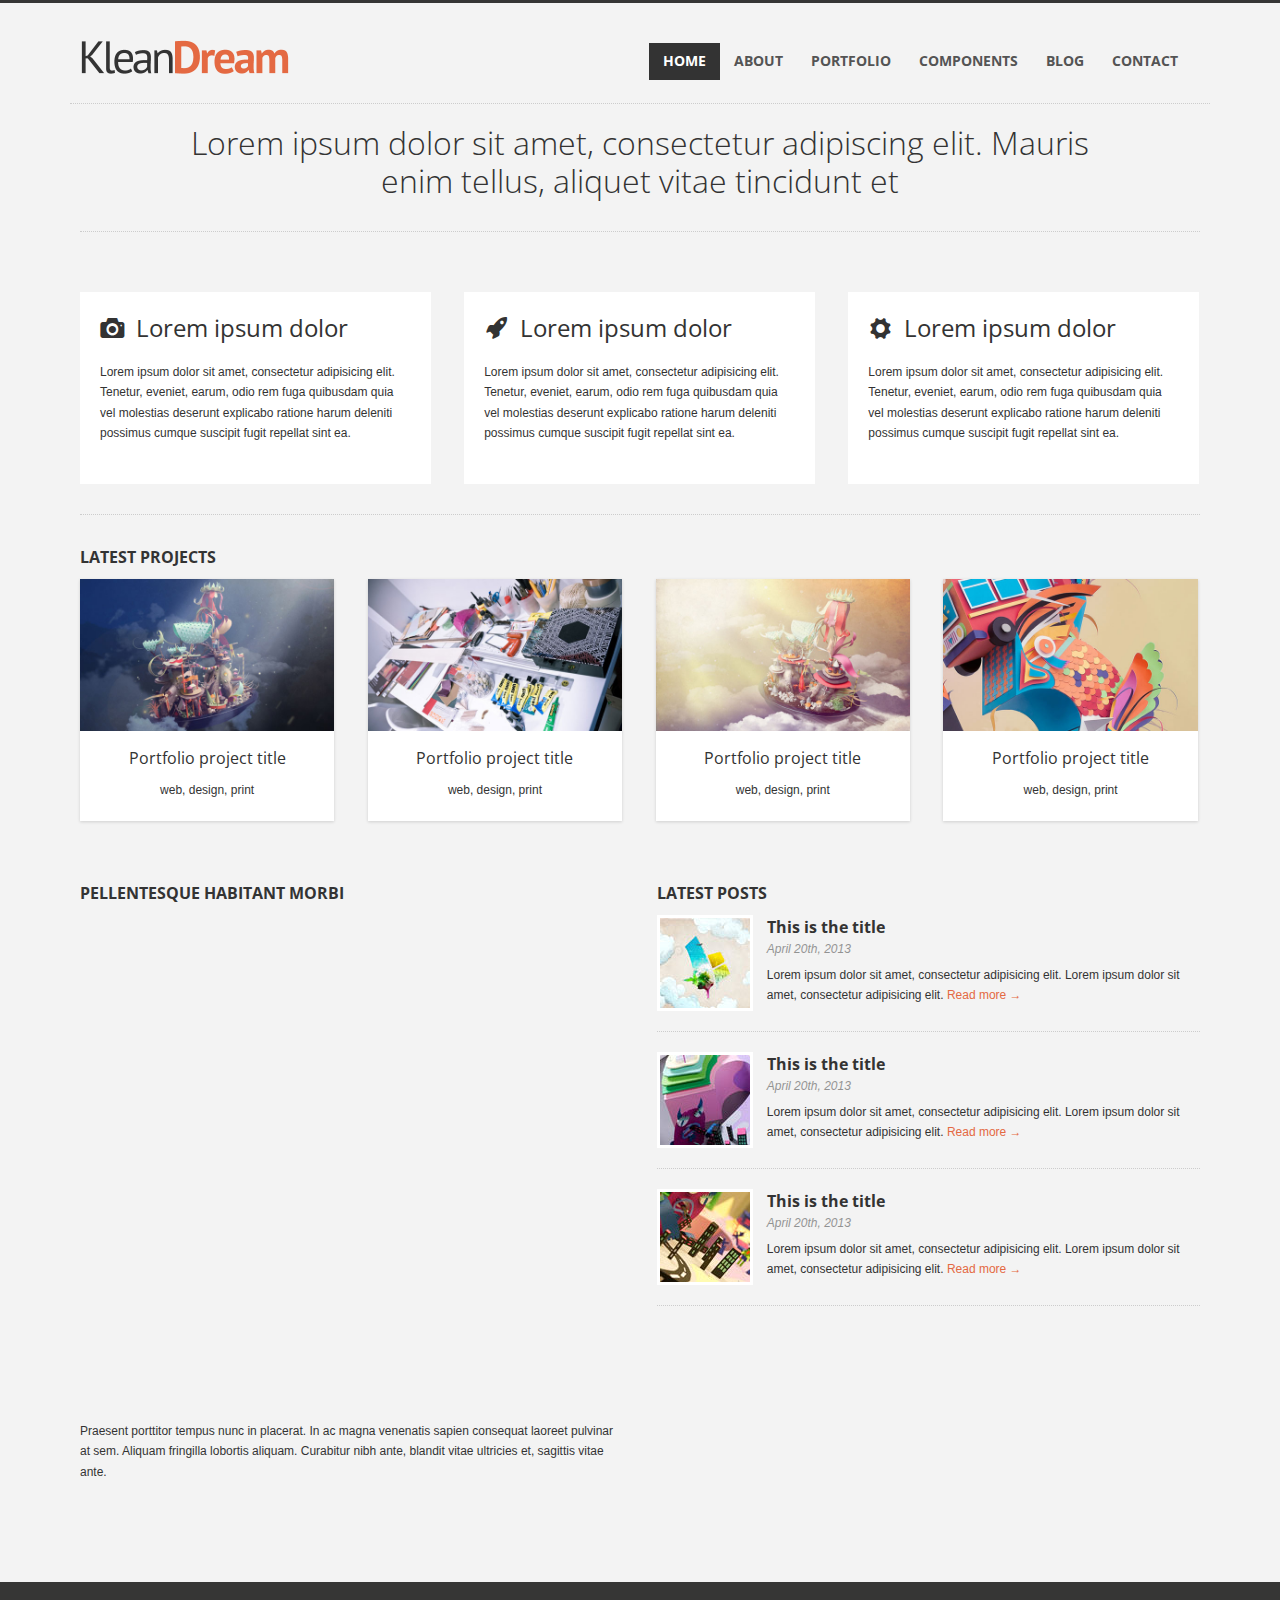
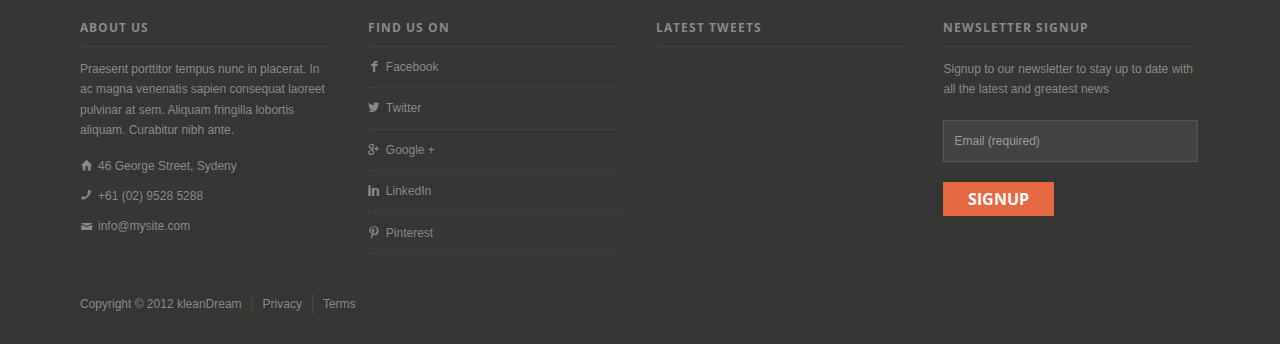
<file: HTML/index-full.html>
<!doctype html>
<!--[if IE 7 ]>    <html class="no-js ie7" lang="en"> <![endif]-->
<!--[if IE 8 ]>    <html class="no-js ie8" lang="en"> <![endif]-->
<!--[if IE 9 ]>    <html class="no-js ie9" lang="en"> <![endif]-->
<!--[if (gt IE 9)|!(IE)]><!--> <html class="no-js" lang="en"> <!--<![endif]-->
<head>
  <title>KleanDream</title>
  <meta charset="utf-8">
  <meta http-equiv="X-UA-Compatible" content="IE=edge,chrome=1">
  <meta content="width=device-width, initial-scale=1.0" name="viewport">

  <!-- Content meta -->
  <meta name="description" content="" />
  <meta name="keywords" content="" />

  <link rel="stylesheet" href="css/style.css">

  <!-- Google fonts -->
  <link href='http://fonts.googleapis.com/css?family=Open+Sans:300,400,700' rel='stylesheet' type='text/css'>
  
  <script src="js/libs/modernizr-min.js"></script>
</head>

<body>
  <a id="top"></a>

  <div id="main-wrapper">

    <header class="site-header" role="banner">
      <div class="container clearfix">
        <div class="one-third">
          <a href="index.html" id="logo" class="one-third">
            <h1 class="visually-hidden">KleanDream</h1>
          </a><!-- #logo -->
        </div><!-- .one-third -->
        <div class="two-third last">
          <nav class="site-navigation">
            <ul>
              <li class="active"><a href="index.html">Home</a></li>
              <li><a href="about.html">About</a></li>
              <li><a href="portfolio-2.html">Portfolio</a>
                <ul>
                  <li><a href="portfolio-2.html">Two Columns</a></li>
                  <li><a href="portfolio-3.html">Three Columns</a></li>
                  <li><a href="portfolio-4.html">Four Columns</a></li>
                  <li><a href="portfolio-single.html">Single page</a></li>
                </ul>
              </li>
              <li><a href="#">Components</a>
                <ul>
                  <li><a href="elements.html">Elements</a></li>
                  <li><a href="columns.html">Columns</a></li>
                  <li><a href="#">Navigation</a>
                    <ul>
                      <li><a href="#">Another</a></li>
                      <li><a href="#">Child</a></li>
                      <li><a href="#">Link</a></li>
                    </ul>
                  </li>
                </ul>
              </li>
              <li><a href="blog.html">Blog</a>
                <ul>
                  <li><a href="blog-full.html">Blog Full</a></li>
                  <li><a href="blog.html">Blog Large</a></li>
                  <li><a href="single.html">Single Post</a></li>
                </ul>
              </li>
              <li><a href="contact.html">Contact</a></li>
            </ul> 
          </nav><!-- nav -->
        </div><!-- .two-third -->
      </div><!-- .container -->
    </header>
        
    <div class="site-content clearfix" role="main">
      
      <div class="container">         
        <h1 class="tagline tagline-tight divider">Lorem ipsum dolor sit amet, consectetur adipiscing elit. Mauris enim tellus, aliquet vitae tincidunt et</h1>
      </div>

      <section class="full-slider">
        <div class="flexslider hero clearfix">
          <ul class="slides">
            <li>
              <img src="images/slide1.jpg" alt="description">
              <!-- http://wallpaperswide.com/ -->
              <div class="container"> 
                <div class="slider-caption">
                  <h2>Some big title</h2>
                  <p>Lorem ipsum dolor sit amet, consectetur adipisicing elit. Tenetur, eveniet, earum, odio rem fuga quibusdam quia vel molestias deserunt explicabo ratione harum deleniti possimus cumque suscipit fugit repellat sint ea.</p>
                  <a href="#" class="btn">Read more</a>
                </div>
              </div>
            </li>
            <li>
              <img src="images/slide2.jpg" alt="description">
              <div class="container"> 
                <div class="slider-caption">
                  <h2>Some big title</h2>
                  <p>Lorem ipsum dolor sit amet, consectetur adipisicing elit. Tenetur, eveniet, earum, odio rem fuga quibusdam quia vel molestias deserunt explicabo ratione harum deleniti possimus cumque suscipit fugit repellat sint ea.</p>
                  <a href="#" class="btn">Read more</a>
                </div>
              </div>
            </li>
            <li>
              <img src="images/slide3.jpg" alt="description">
              <div class="container"> 
                <div class="slider-caption">
                  <h2>Some big title</h2>
                  <p>Lorem ipsum dolor sit amet, consectetur adipisicing elit. Tenetur, eveniet, earum, odio rem fuga quibusdam quia vel molestias deserunt explicabo ratione harum deleniti possimus cumque suscipit fugit repellat sint ea.</p>
                  <a href="#" class="btn">Read more</a>
                </div>
              </div>
            </li>
          </ul>
        </div><!-- flexslider -->
      </section>

      <div class="container"> 
        <div class="clearfix">
          <div class="one-third">
            <div class="well">
              <h2><span class="icon" data-icon="i"></span>Lorem ipsum dolor</h2>
              <p>Lorem ipsum dolor sit amet, consectetur adipisicing elit. Tenetur, eveniet, earum, odio rem fuga quibusdam quia vel molestias deserunt explicabo ratione harum deleniti possimus cumque suscipit fugit repellat sint ea.</p>
            </div> 
          </div>
          <div class="one-third">
            <div class="well">
              <h2><span class="icon" data-icon="U"></span>Lorem ipsum dolor</h2>
              <p>Lorem ipsum dolor sit amet, consectetur adipisicing elit. Tenetur, eveniet, earum, odio rem fuga quibusdam quia vel molestias deserunt explicabo ratione harum deleniti possimus cumque suscipit fugit repellat sint ea.</p>
            </div> 
          </div>
          <div class="one-third last">
            <div class="well">
              <h2><span class="icon" data-icon="5"></span>Lorem ipsum dolor</h2>
              <p>Lorem ipsum dolor sit amet, consectetur adipisicing elit. Tenetur, eveniet, earum, odio rem fuga quibusdam quia vel molestias deserunt explicabo ratione harum deleniti possimus cumque suscipit fugit repellat sint ea.</p>
            </div> 
          </div>
        </div>

        <div class="divider"></div>

        <h4 class="block-title">Latest projects</h4>
        <div class="folio-wrapper clearfix">
          <div class="folio-item one-fourth">
            <div class="mask-wrapper">
              <img src="images/pic1.jpg" alt="description">
              <!-- http://www.behance.net/inkstudio -->
              <div class="mask"> 
                <a href="portfolio-single.html" class="icon" data-icon="g"></a> 
                <a href="images/pic1.jpg" class="icon enter-right lightbox" data-icon="w" title="Portfolio project title"></a> 
                <p>Lorem ipsum dolor sit amet, consectetur adipisicing elit. Tenetur, eveniet.</p>
              </div>
            </div>
            <h4><a href="portfolio-single.html">Portfolio project title</a></h4>
            <span class="categories">web, design, print</span>
          </div>
          <div class="folio-item one-fourth">
            <div class="mask-wrapper">
              <img src="images/pic2.jpg" alt="description">
              <!-- http://www.behance.net/inkstudio -->
              <div class="mask"> 
                <a href="portfolio-single.html" class="icon" data-icon="g"></a> 
                <a href="images/pic2.jpg" class="icon enter-right lightbox" data-icon="w" title="Portfolio project title"></a> 
                <p>Lorem ipsum dolor sit amet, consectetur adipisicing elit. Tenetur, eveniet.</p>
              </div>
            </div>
            <h4><a href="portfolio-single.html">Portfolio project title</a></h4>
            <span class="categories">web, design, print</span>
          </div>
          <div class="folio-item one-fourth">
            <div class="mask-wrapper">
              <img src="images/pic3.jpg" alt="description">
              <!-- http://www.behance.net/inkstudio -->
              <div class="mask"> 
                <a href="portfolio-single.html" class="icon" data-icon="g"></a> 
                <a href="images/pic3.jpg" class="icon enter-right lightbox" data-icon="w" title="Portfolio project title"></a> 
                <p>Lorem ipsum dolor sit amet, consectetur adipisicing elit. Tenetur, eveniet.</p>
              </div>
            </div>
            <h4><a href="portfolio-single.html">Portfolio project title</a></h4>
            <span class="categories">web, design, print</span>
          </div>
          <div class="folio-item one-fourth last">
            <div class="mask-wrapper">
              <img src="images/pic4.jpg" alt="description">
              <!-- http://www.behance.net/inkstudio -->
              <div class="mask"> 
                <a href="portfolio-single.html" class="icon" data-icon="g"></a> 
                <a href="images/pic4.jpg" class="icon enter-right lightbox" data-icon="w" title="Portfolio project title"></a> 
                <p>Lorem ipsum dolor sit amet, consectetur adipisicing elit. Tenetur, eveniet.</p>
              </div>
            </div>
            <h4><a href="portfolio-single.html">Portfolio project title</a></h4>
            <span class="categories">web, design, print</span>
          </div>
        </div><!-- #folio-folio -->

        <div id="intro" class="clearfix">
          <div class="one-half">
            <h4 class="block-title">Pellentesque habitant morbi</h4>
            <div class="video">
              <iframe src="http://player.vimeo.com/video/25475500?title=0&amp;byline=0&amp;portrait=0&amp;badge=0" width="855" height="481" frameborder="0" webkitAllowFullScreen mozallowfullscreen allowFullScreen></iframe>
            </div>
            <p>Praesent porttitor tempus nunc in placerat. In ac magna venenatis sapien consequat laoreet pulvinar at sem. Aliquam fringilla lobortis aliquam. Curabitur nibh ante, blandit vitae ultricies et, sagittis vitae ante.</p>
          </div>
          <div class="one-half last">
            <h4 class="block-title">Latest posts</h4>
            <ol class="latest-posts">
              <li>
                <a href="#"><img src="images/thumb3.jpg" alt="thumbnail" /></a>
                <!-- http://www.behance.net/inkstudio -->
                <h4 class="post-title"><a href="#">This is the title</a></h4>
                <span class="post-meta"><em>April 20th, 2013</em></span>
                <p>Lorem ipsum dolor sit amet, consectetur adipisicing elit. Lorem ipsum dolor sit amet, consectetur adipisicing elit. <a href="#">Read more &rarr;</a></p>
              </li>
              <li>
                <a href="#"><img src="images/thumb2.jpg" alt="thumbnail" /></a>
                <h4 class="post-title"><a href="#">This is the title</a></h4>
                <span class="post-meta"><em>April 20th, 2013</em></span>
                <p>Lorem ipsum dolor sit amet, consectetur adipisicing elit. Lorem ipsum dolor sit amet, consectetur adipisicing elit. <a href="#">Read more &rarr;</a></p>
              </li>
              <li>
                <a href="#"><img src="images/thumb1.jpg" alt="thumbnail" /></a>
                <h4 class="post-title"><a href="#">This is the title</a></h4>
                <span class="post-meta"><em>April 20th, 2013</em></span>
                <p>Lorem ipsum dolor sit amet, consectetur adipisicing elit. Lorem ipsum dolor sit amet, consectetur adipisicing elit. <a href="#">Read more &rarr;</a></p>
              </li>
            </ol>    
          </div>
        </div><!-- #intro -->
      
      </div><!-- .container -->
    </div><!-- .site-content -->

    <footer class="site-footer" role="contentinfo">
      
      <div class="container clearfix">
        <div class="one-fourth">
          <div class="widget">
            <h6 class="widget-title">About Us</h6>
            <p>Praesent porttitor tempus nunc in placerat. In ac magna venenatis sapien consequat laoreet pulvinar at sem. Aliquam fringilla lobortis aliquam. Curabitur nibh ante.</p>
            <ul class="about-info">
              <li>
                <a href="http://maps.google.com"><span class="icon" data-icon="f"></span>46 George Street, Sydeny</a>
              </li>
              <li>
                <a href="tel:+610295285288"><span class="icon" data-icon="4"></span>+61 (02) 9528 5288</a>
              </li>
              <li>
                <a href="mailto:info@mysite.com"><span class="icon middle" data-icon="e"></span>info@mysite.com</a>
              </li>
            </ul>
          </div>
        </div>
        <div class="one-fourth">
          <div class="widget">
            <h6 class="widget-title">Find us on</h6>
            <ul>
              <li><a href="#" class="icon" data-icon="S">Facebook</a></li>
              <li><a href="#" class="icon" data-icon="A">Twitter</a></li>
              <li><a href="#" class="icon" data-icon="D">Google +</a></li>
              <li><a href="#" class="icon" data-icon="H">LinkedIn</a></li>
              <li><a href="#" class="icon" data-icon="F">Pinterest</a></li>
            </ul> 
          </div>
        </div>
        <div class="one-fourth">
          <div class="widget">
            <h6 class="widget-title">Latest Tweets</h6>
            <div class="tweets"></div>
          </div>
        </div>
        <div class="one-fourth last">
          <div class="widget">
            <h6 class="widget-title">Newsletter signup</h6>
            <form class="contact-form" method="post" action="#">
              <p>Signup to our newsletter to stay up to date with all the latest and greatest news</p>
              <p class="row">
                <label for="newsletter-email" class="visually-hidden">Enter your email address</label>
                <input placeholder="Email (required)" type="email" required="" id="newsletter-email" value="" name="email">
              </p>
              <input type="submit" value="Signup">
            </form>
          </div>
        </div>
      </div><!-- .container -->

      <div class="container clearfix">
        <ul class="sub-links flat-list">
          <li>Copyright &copy; 2012 kleanDream</li>
          <li><a href="#">Privacy</a></li>
          <li><a href="#">Terms</a></li>
        </ul><!-- .flat-list -->
      </div><!-- .container -->

    </footer>

  </div><!-- #main-wrapper -->

  <!-- scripts -->
  <script src="http://ajax.googleapis.com/ajax/libs/jquery/1.8/jquery.min.js"></script>
  <script>!window.jQuery && document.write(unescape('%3Cscript src="js/libs/jquery-1.8.3.min.js"%3E%3C/script%3E'))</script>
  <script src="js/plugins.js"></script>
  <script src="js/script.js"></script>
  
  <!-- Google Analytics: change UA-XXXXX-X to be your site's ID.
  <script>
    var _gaq=[['_setAccount','UA-XXXXX-X'],['_trackPageview']];
    (function(d,t){var g=d.createElement(t),s=d.getElementsByTagName(t)[0];
    g.src='//www.google-analytics.com/ga.js';
    s.parentNode.insertBefore(g,s)}(document,'script'));
  </script>
  -->
  
  <!-- end scripts-->
  
</body>
</html>
</file>
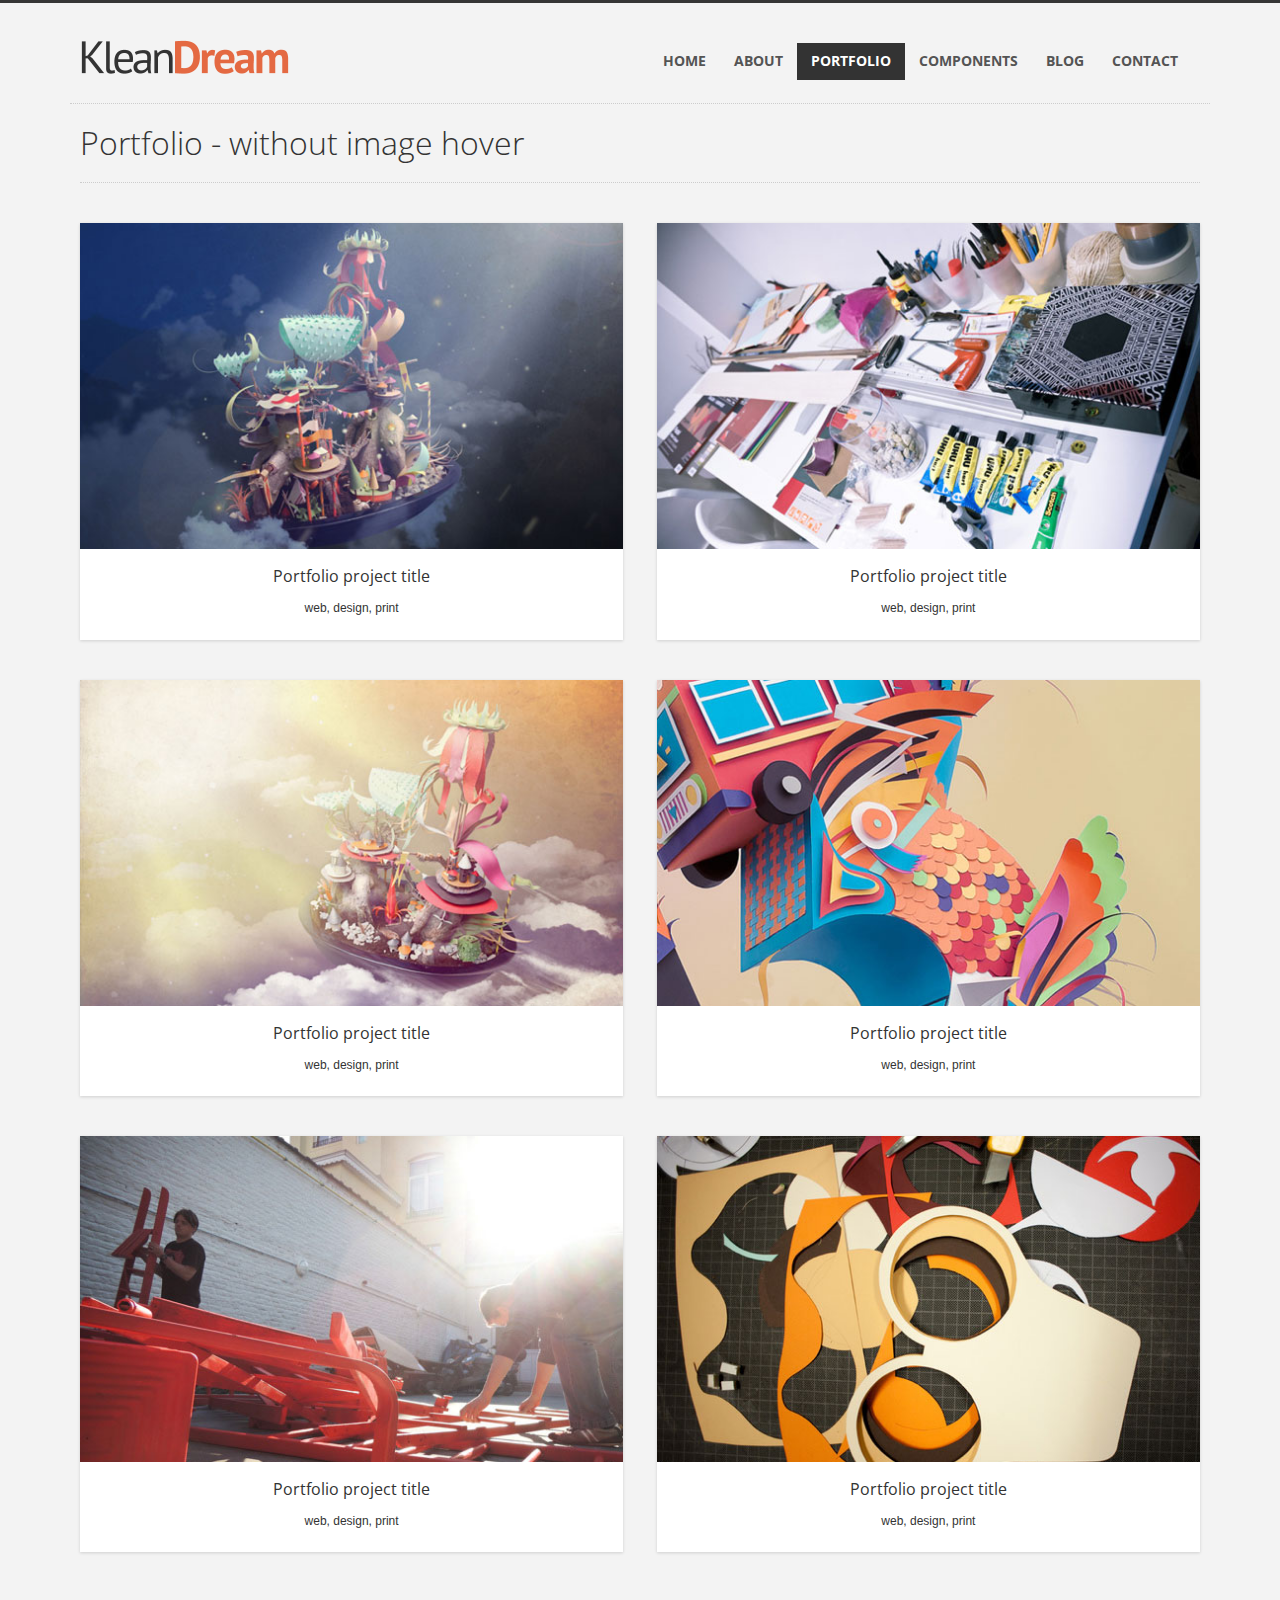
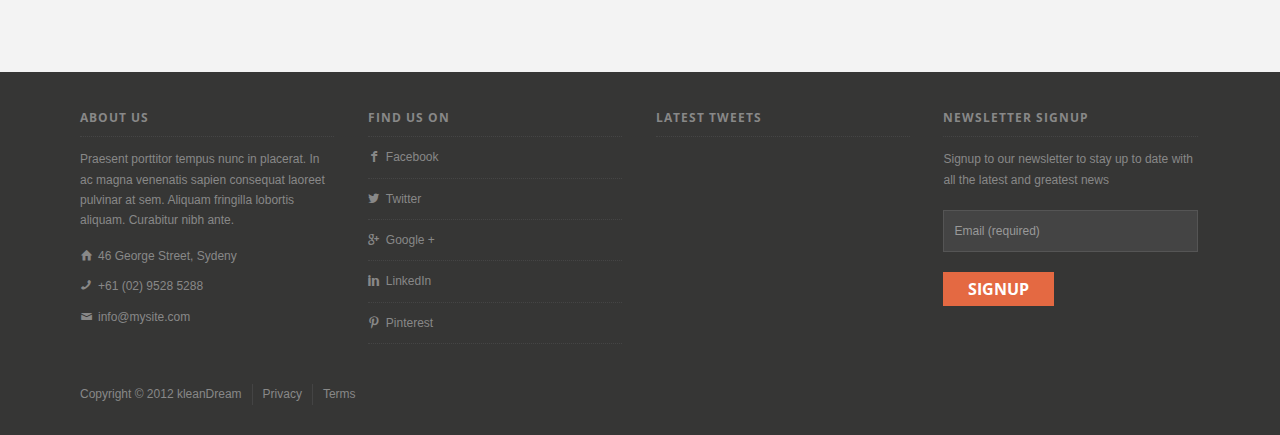
<file: HTML/portfolio-2.html>
<!doctype html>
<!--[if IE 7 ]>    <html class="no-js ie7" lang="en"> <![endif]-->
<!--[if IE 8 ]>    <html class="no-js ie8" lang="en"> <![endif]-->
<!--[if IE 9 ]>    <html class="no-js ie9" lang="en"> <![endif]-->
<!--[if (gt IE 9)|!(IE)]><!--> <html class="no-js" lang="en"> <!--<![endif]-->
<head>
  <title>KleanDream</title>
  <meta charset="utf-8">
  <meta http-equiv="X-UA-Compatible" content="IE=edge,chrome=1">
  <meta content="width=device-width, initial-scale=1.0" name="viewport">

  <!-- Content meta -->
  <meta name="description" content="" />
  <meta name="keywords" content="" />

  <link rel="stylesheet" href="css/style.css">

  <!-- Google fonts -->
  <link href='http://fonts.googleapis.com/css?family=Open+Sans:300,400,700' rel='stylesheet' type='text/css'>
  
  <script src="js/libs/modernizr-min.js"></script>
</head>

<body>
  <a id="top"></a>

  <div id="main-wrapper">

    <header class="site-header" role="banner">
      <div class="container clearfix">
        <div class="one-third">
          <a href="index.html" id="logo" class="one-third">
            <h1 class="visually-hidden">KleanDream</h1>
          </a><!-- #logo -->
        </div><!-- .one-third -->
        <div class="two-third last">
          <nav class="site-navigation">
            <ul>
              <li><a href="index.html">Home</a></li>
              <li><a href="about.html">About</a></li>
              <li class="active"><a href="portfolio-2.html">Portfolio</a>
                <ul>
                  <li><a href="portfolio-2.html">Two Columns</a></li>
                  <li><a href="portfolio-3.html">Three Columns</a></li>
                  <li><a href="portfolio-4.html">Four Columns</a></li>
                  <li><a href="portfolio-single.html">Single page</a></li>
                </ul>
              </li>
              <li><a href="#">Components</a>
                <ul>
                  <li><a href="elements.html">Elements</a></li>
                  <li><a href="columns.html">Columns</a></li>
                  <li><a href="#">Navigation</a>
                    <ul>
                      <li><a href="#">Another</a></li>
                      <li><a href="#">Child</a></li>
                      <li><a href="#">Link</a></li>
                    </ul>
                  </li>
                </ul>
              </li>
              <li><a href="blog.html">Blog</a>
                <ul>
                  <li><a href="blog-full.html">Blog Full</a></li>
                  <li><a href="blog.html">Blog Large</a></li>
                  <li><a href="single.html">Single Post</a></li>
                </ul>
              </li>
              <li><a href="contact.html">Contact</a></li>
            </ul> 
          </nav><!-- nav -->
        </div><!-- .two-third -->
      </div><!-- .container -->
    </header>
        
    <div class="site-content clearfix" role="main">
      <div class="container">
          
        <h1 class="page-title divider">Portfolio - without image hover</h1>

        <div class="clearfix">
          <div class="folio-item one-half">
            <a href="portfolio-single.html"><img src="images/pic1.jpg" alt="description"></a>
            <h4><a href="portfolio-single.html">Portfolio project title</a></h4>
            <span class="categories">web, design, print</span>
          </div>
          <div class="folio-item one-half last">
            <a href="portfolio-single.html"><img src="images/pic2.jpg" alt="description"></a>
            <h4><a href="portfolio-single.html">Portfolio project title</a></h4>
            <span class="categories">web, design, print</span>
          </div>
          <div class="folio-item one-half">
            <a href="portfolio-single.html"><img src="images/pic3.jpg" alt="description"></a>
            <h4><a href="portfolio-single.html">Portfolio project title</a></h4>
            <span class="categories">web, design, print</span>
          </div>
          <div class="folio-item one-half last">
            <a href="portfolio-single.html"><img src="images/pic4.jpg" alt="description"></a>
            <h4><a href="portfolio-single.html">Portfolio project title</a></h4>
            <span class="categories">web, design, print</span>
          </div>
          <div class="folio-item one-half">
            <a href="portfolio-single.html"><img src="images/pic5.jpg" alt="description"></a>
            <h4><a href="portfolio-single.html">Portfolio project title</a></h4>
            <span class="categories">web, design, print</span>
          </div>
          <div class="folio-item one-half last">
            <a href="portfolio-single.html"><img src="images/pic6.jpg" alt="description"></a>
            <h4><a href="portfolio-single.html">Portfolio project title</a></h4>
            <span class="categories">web, design, print</span>
          </div>
        </div>
      
      </div><!-- .container -->
    </div><!-- .site-content -->

    <footer class="site-footer" role="contentinfo">
      
      <div class="container clearfix">
        <div class="one-fourth">
          <div class="widget">
            <h6 class="widget-title">About Us</h6>
            <p>Praesent porttitor tempus nunc in placerat. In ac magna venenatis sapien consequat laoreet pulvinar at sem. Aliquam fringilla lobortis aliquam. Curabitur nibh ante.</p>
            <ul class="about-info">
              <li>
                <a href="http://maps.google.com"><span class="icon" data-icon="f"></span>46 George Street, Sydeny</a>
              </li>
              <li>
                <a href="tel:+610295285288"><span class="icon" data-icon="4"></span>+61 (02) 9528 5288</a>
              </li>
              <li>
                <a href="mailto:info@mysite.com"><span class="icon middle" data-icon="e"></span>info@mysite.com</a>
              </li>
            </ul>
          </div>
        </div>
        <div class="one-fourth">
          <div class="widget">
            <h6 class="widget-title">Find us on</h6>
            <ul>
              <li><a href="#" class="icon" data-icon="S">Facebook</a></li>
              <li><a href="#" class="icon" data-icon="A">Twitter</a></li>
              <li><a href="#" class="icon" data-icon="D">Google +</a></li>
              <li><a href="#" class="icon" data-icon="H">LinkedIn</a></li>
              <li><a href="#" class="icon" data-icon="F">Pinterest</a></li>
            </ul> 
          </div>
        </div>
        <div class="one-fourth">
          <div class="widget">
            <h6 class="widget-title">Latest Tweets</h6>
            <div class="tweets"></div>
          </div>
        </div>
        <div class="one-fourth last">
          <div class="widget">
            <h6 class="widget-title">Newsletter signup</h6>
            <form class="contact-form" method="post" action="#">
              <p>Signup to our newsletter to stay up to date with all the latest and greatest news</p>
              <p class="row">
                <label for="newsletter-email" class="visually-hidden">Enter your email address</label>
                <input placeholder="Email (required)" type="email" required="" id="newsletter-email" value="" name="email">
              </p>
              <input type="submit" value="Signup">
            </form>
          </div>
        </div>
      </div><!-- .container -->

      <div class="container clearfix">
        <ul class="sub-links flat-list">
          <li>Copyright &copy; 2012 kleanDream</li>
          <li><a href="#">Privacy</a></li>
          <li><a href="#">Terms</a></li>
        </ul><!-- .flat-list -->
      </div><!-- .container -->

    </footer>

  </div><!-- #main-wrapper -->

  <!-- scripts -->
  <script src="http://ajax.googleapis.com/ajax/libs/jquery/1.8/jquery.min.js"></script>
  <script>!window.jQuery && document.write(unescape('%3Cscript src="js/libs/jquery-1.8.3.min.js"%3E%3C/script%3E'))</script>
  <script src="js/plugins.js"></script>
  <script src="js/script.js"></script>
  
  <!-- Google Analytics: change UA-XXXXX-X to be your site's ID.
  <script>
    var _gaq=[['_setAccount','UA-XXXXX-X'],['_trackPageview']];
    (function(d,t){var g=d.createElement(t),s=d.getElementsByTagName(t)[0];
    g.src='//www.google-analytics.com/ga.js';
    s.parentNode.insertBefore(g,s)}(document,'script'));
  </script>
  -->

  <!-- end scripts-->
  
</body>
</html>
</file>
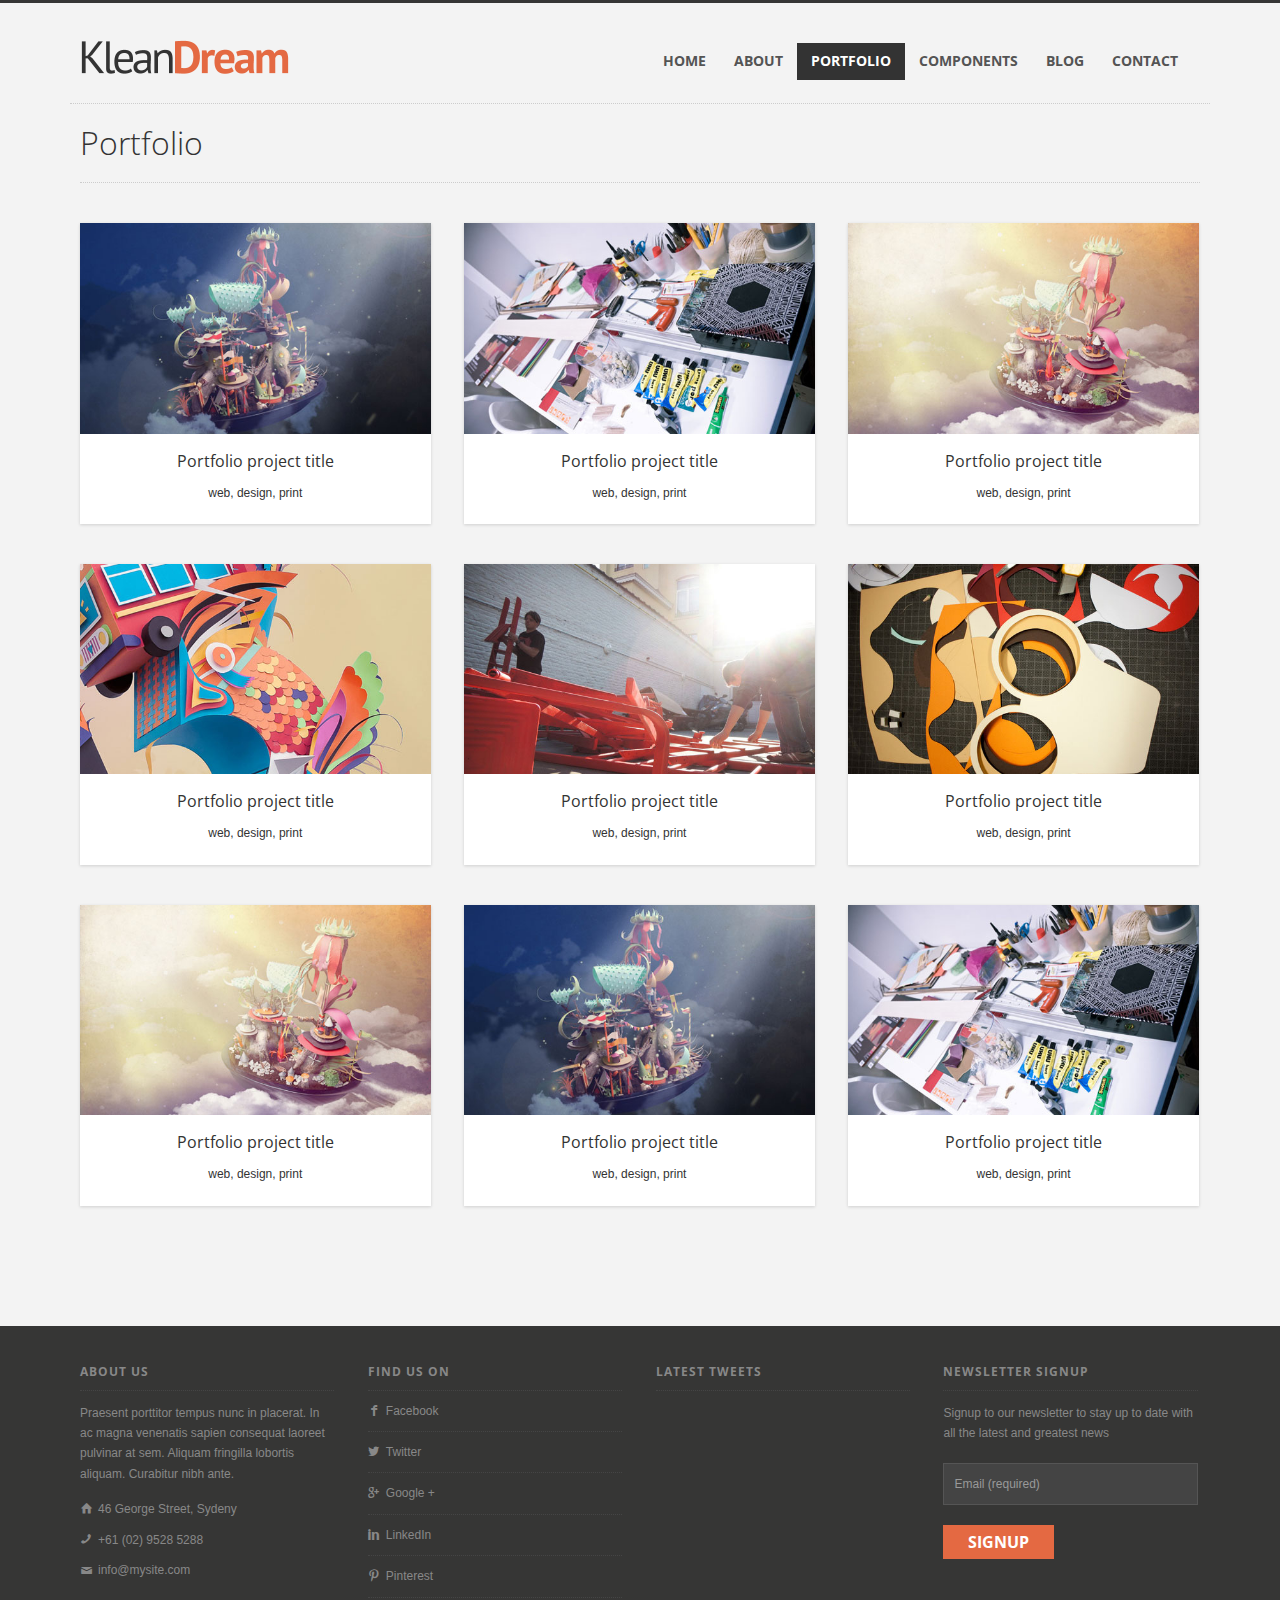
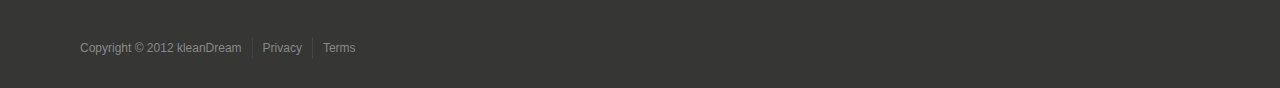
<file: HTML/portfolio-3.html>
<!doctype html>
<!--[if IE 7 ]>    <html class="no-js ie7" lang="en"> <![endif]-->
<!--[if IE 8 ]>    <html class="no-js ie8" lang="en"> <![endif]-->
<!--[if IE 9 ]>    <html class="no-js ie9" lang="en"> <![endif]-->
<!--[if (gt IE 9)|!(IE)]><!--> <html class="no-js" lang="en"> <!--<![endif]-->
<head>
  <title>KleanDream</title>
  <meta charset="utf-8">
  <meta http-equiv="X-UA-Compatible" content="IE=edge,chrome=1">
  <meta content="width=device-width, initial-scale=1.0" name="viewport">

  <!-- Content meta -->
  <meta name="description" content="" />
  <meta name="keywords" content="" />

  <link rel="stylesheet" href="css/style.css">

  <!-- Google fonts -->
  <link href='http://fonts.googleapis.com/css?family=Open+Sans:300,400,700' rel='stylesheet' type='text/css'>
  
  <script src="js/libs/modernizr-min.js"></script>
</head>

<body>
  <a id="top"></a>

  <div id="main-wrapper">

    <header class="site-header" role="banner">
      <div class="container clearfix">
        <div class="one-third">
          <a href="index.html" id="logo" class="one-third">
            <h1 class="visually-hidden">KleanDream</h1>
          </a><!-- #logo -->
        </div><!-- .one-third -->
        <div class="two-third last">
          <nav class="site-navigation">
            <ul>
              <li><a href="index.html">Home</a></li>
              <li><a href="about.html">About</a></li>
              <li class="active"><a href="portfolio.html">Portfolio</a>
                <ul>
                  <li><a href="portfolio-2.html">Two Columns</a></li>
                  <li><a href="portfolio-3.html">Three Columns</a></li>
                  <li><a href="portfolio-4.html">Four Columns</a></li>
                  <li><a href="portfolio-single.html">Single page</a></li>
                </ul>
              </li>
              <li><a href="#">Components</a>
                <ul>
                  <li><a href="elements.html">Elements</a></li>
                  <li><a href="columns.html">Columns</a></li>
                  <li><a href="#">Navigation</a>
                    <ul>
                      <li><a href="#">Another</a></li>
                      <li><a href="#">Child</a></li>
                      <li><a href="#">Link</a></li>
                    </ul>
                  </li>
                </ul>
              </li>
              <li><a href="blog.html">Blog</a>
                <ul>
                  <li><a href="blog-full.html">Blog Full</a></li>
                  <li><a href="blog.html">Blog Large</a></li>
                  <li><a href="single.html">Single Post</a></li>
                </ul>
              </li>
              <li><a href="contact.html">Contact</a></li>
            </ul> 
          </nav><!-- nav -->
        </div><!-- .two-third -->
      </div><!-- .container -->
    </header>
        
    <div class="site-content clearfix" role="main">
      <div class="container">
          
        <h1 class="page-title divider">Portfolio</h1>

        <!-- <h3 class="left">Filters:</h3>
        <ul class="flat-list">
          <li><a href="#">Web</a></li>
          <li><a href="#">Design</a></li>
          <li><a href="#">Print</a></li>
        </ul> -->

        <div class="three-col clearfix">
          <div class="folio-item one-third">
            <div class="mask-wrapper">
              <img src="images/pic1.jpg" alt="description">
              <div class="mask"> 
                <a href="portfolio-single.html" class="icon" data-icon="g"></a> 
                <a href="images/pic1.jpg" class="icon enter-right lightbox" data-icon="w" title="Portfolio project title"></a> 
                <p>Lorem ipsum dolor sit amet, consectetur adipisicing elit. Tenetur, eveniet.</p>
              </div>
            </div>
            <h4><a href="portfolio-single.html">Portfolio project title</a></h4>
            <span class="categories">web, design, print</span>
          </div>
          <div class="folio-item one-third">
            <div class="mask-wrapper">
              <img src="images/pic2.jpg" alt="description">
              <div class="mask"> 
                <a href="portfolio-single.html" class="icon" data-icon="g"></a> 
                <a href="images/pic2.jpg" class="icon enter-right lightbox" data-icon="w" title="Portfolio project title"></a> 
                <p>Lorem ipsum dolor sit amet, consectetur adipisicing elit. Tenetur, eveniet.</p>
              </div>
            </div>
            <h4><a href="portfolio-single.html">Portfolio project title</a></h4>
            <span class="categories">web, design, print</span>
          </div>
          <div class="folio-item one-third last">
            <div class="mask-wrapper">
              <img src="images/pic3.jpg" alt="description">
              <div class="mask"> 
                <a href="portfolio-single.html" class="icon" data-icon="g"></a> 
                <a href="images/pic3.jpg" class="icon enter-right lightbox" data-icon="w" title="Portfolio project title"></a> 
                <p>Lorem ipsum dolor sit amet, consectetur adipisicing elit. Tenetur, eveniet.</p>
              </div>
            </div>
            <h4><a href="portfolio-single.html">Portfolio project title</a></h4>
            <span class="categories">web, design, print</span>
          </div>
          <div class="folio-item one-third">
            <div class="mask-wrapper">
              <img src="images/pic4.jpg" alt="description">
              <div class="mask"> 
                <a href="portfolio-single.html" class="icon" data-icon="g"></a> 
                <a href="images/pic4.jpg" class="icon enter-right lightbox" data-icon="w" title="Portfolio project title"></a> 
                <p>Lorem ipsum dolor sit amet, consectetur adipisicing elit. Tenetur, eveniet.</p>
              </div>
            </div>
            <h4><a href="portfolio-single.html">Portfolio project title</a></h4>
            <span class="categories">web, design, print</span>
          </div>
          <div class="folio-item one-third">
            <div class="mask-wrapper">
              <img src="images/pic5.jpg" alt="description">
              <div class="mask"> 
                <a href="portfolio-single.html" class="icon" data-icon="g"></a> 
                <a href="images/pic5.jpg" class="icon enter-right lightbox" data-icon="w" title="Portfolio project title"></a> 
                <p>Lorem ipsum dolor sit amet, consectetur adipisicing elit. Tenetur, eveniet.</p>
              </div>
            </div>
            <h4><a href="portfolio-single.html">Portfolio project title</a></h4>
            <span class="categories">web, design, print</span>
          </div>
          <div class="folio-item one-third last">
            <div class="mask-wrapper">
              <img src="images/pic6.jpg" alt="description">
              <div class="mask"> 
                <a href="portfolio-single.html" class="icon" data-icon="g"></a> 
                <a href="images/pic6.jpg" class="icon enter-right lightbox" data-icon="w" title="Portfolio project title"></a> 
                <p>Lorem ipsum dolor sit amet, consectetur adipisicing elit. Tenetur, eveniet.</p>
              </div>
            </div>
            <h4><a href="portfolio-single.html">Portfolio project title</a></h4>
            <span class="categories">web, design, print</span>
          </div>
          <div class="folio-item one-third">
            <div class="mask-wrapper">
              <img src="images/pic3.jpg" alt="description">
              <div class="mask"> 
                <a href="portfolio-single.html" class="icon" data-icon="g"></a> 
                <a href="images/pic3.jpg" class="icon enter-right lightbox" data-icon="w" title="Portfolio project title"></a> 
                <p>Lorem ipsum dolor sit amet, consectetur adipisicing elit. Tenetur, eveniet.</p>
              </div>
            </div>
            <h4><a href="portfolio-single.html">Portfolio project title</a></h4>
            <span class="categories">web, design, print</span>
          </div>
          <div class="folio-item one-third">
            <div class="mask-wrapper">
              <img src="images/pic1.jpg" alt="description">
              <div class="mask"> 
                <a href="portfolio-single.html" class="icon" data-icon="g"></a> 
                <a href="images/pic1.jpg" class="icon enter-right lightbox" data-icon="w" title="Portfolio project title"></a> 
                <p>Lorem ipsum dolor sit amet, consectetur adipisicing elit. Tenetur, eveniet.</p>
              </div>
            </div>
            <h4><a href="portfolio-single.html">Portfolio project title</a></h4>
            <span class="categories">web, design, print</span>
          </div>
          <div class="folio-item one-third last">
            <div class="mask-wrapper">
              <img src="images/pic2.jpg" alt="description">
              <div class="mask"> 
                <a href="portfolio-single.html" class="icon" data-icon="g"></a> 
                <a href="images/pic2.jpg" class="icon enter-right lightbox" data-icon="w" title="Portfolio project title"></a> 
                <p>Lorem ipsum dolor sit amet, consectetur adipisicing elit. Tenetur, eveniet.</p>
              </div>
            </div>
            <h4><a href="portfolio-single.html">Portfolio project title</a></h4>
            <span class="categories">web, design, print</span>
          </div>
        </div>
      
      </div><!-- .container -->
    </div><!-- .site-content -->

    <footer class="site-footer" role="contentinfo">
      
      <div class="container clearfix">
        <div class="one-fourth">
          <div class="widget">
            <h6 class="widget-title">About Us</h6>
            <p>Praesent porttitor tempus nunc in placerat. In ac magna venenatis sapien consequat laoreet pulvinar at sem. Aliquam fringilla lobortis aliquam. Curabitur nibh ante.</p>
            <ul class="about-info">
              <li>
                <a href="http://maps.google.com"><span class="icon" data-icon="f"></span>46 George Street, Sydeny</a>
              </li>
              <li>
                <a href="tel:+610295285288"><span class="icon" data-icon="4"></span>+61 (02) 9528 5288</a>
              </li>
              <li>
                <a href="mailto:info@mysite.com"><span class="icon middle" data-icon="e"></span>info@mysite.com</a>
              </li>
            </ul>
          </div>
        </div>
        <div class="one-fourth">
          <div class="widget">
            <h6 class="widget-title">Find us on</h6>
            <ul>
              <li><a href="#" class="icon" data-icon="S">Facebook</a></li>
              <li><a href="#" class="icon" data-icon="A">Twitter</a></li>
              <li><a href="#" class="icon" data-icon="D">Google +</a></li>
              <li><a href="#" class="icon" data-icon="H">LinkedIn</a></li>
              <li><a href="#" class="icon" data-icon="F">Pinterest</a></li>
            </ul> 
          </div>
        </div>
        <div class="one-fourth">
          <div class="widget">
            <h6 class="widget-title">Latest Tweets</h6>
            <div class="tweets"></div>
          </div>
        </div>
        <div class="one-fourth last">
          <div class="widget">
            <h6 class="widget-title">Newsletter signup</h6>
            <form class="contact-form" method="post" action="#">
              <p>Signup to our newsletter to stay up to date with all the latest and greatest news</p>
              <p class="row">
                <label for="newsletter-email" class="visually-hidden">Enter your email address</label>
                <input placeholder="Email (required)" type="email" required="" id="newsletter-email" value="" name="email">
              </p>
              <input type="submit" value="Signup">
            </form>
          </div>
        </div>
      </div><!-- .container -->

      <div class="container clearfix">
        <ul class="sub-links flat-list">
          <li>Copyright &copy; 2012 kleanDream</li>
          <li><a href="#">Privacy</a></li>
          <li><a href="#">Terms</a></li>
        </ul><!-- .flat-list -->
      </div><!-- .container -->

    </footer>

  </div><!-- #main-wrapper -->

  <!-- scripts -->
  <script src="http://ajax.googleapis.com/ajax/libs/jquery/1.8/jquery.min.js"></script>
  <script>!window.jQuery && document.write(unescape('%3Cscript src="js/libs/jquery-1.8.3.min.js"%3E%3C/script%3E'))</script>
  <script src="js/plugins.js"></script>
  <script src="js/script.js"></script>
  
  <!-- Google Analytics: change UA-XXXXX-X to be your site's ID.
  <script>
    var _gaq=[['_setAccount','UA-XXXXX-X'],['_trackPageview']];
    (function(d,t){var g=d.createElement(t),s=d.getElementsByTagName(t)[0];
    g.src='//www.google-analytics.com/ga.js';
    s.parentNode.insertBefore(g,s)}(document,'script'));
  </script>
  -->

  <!-- end scripts-->
  
</body>
</html>
</file>
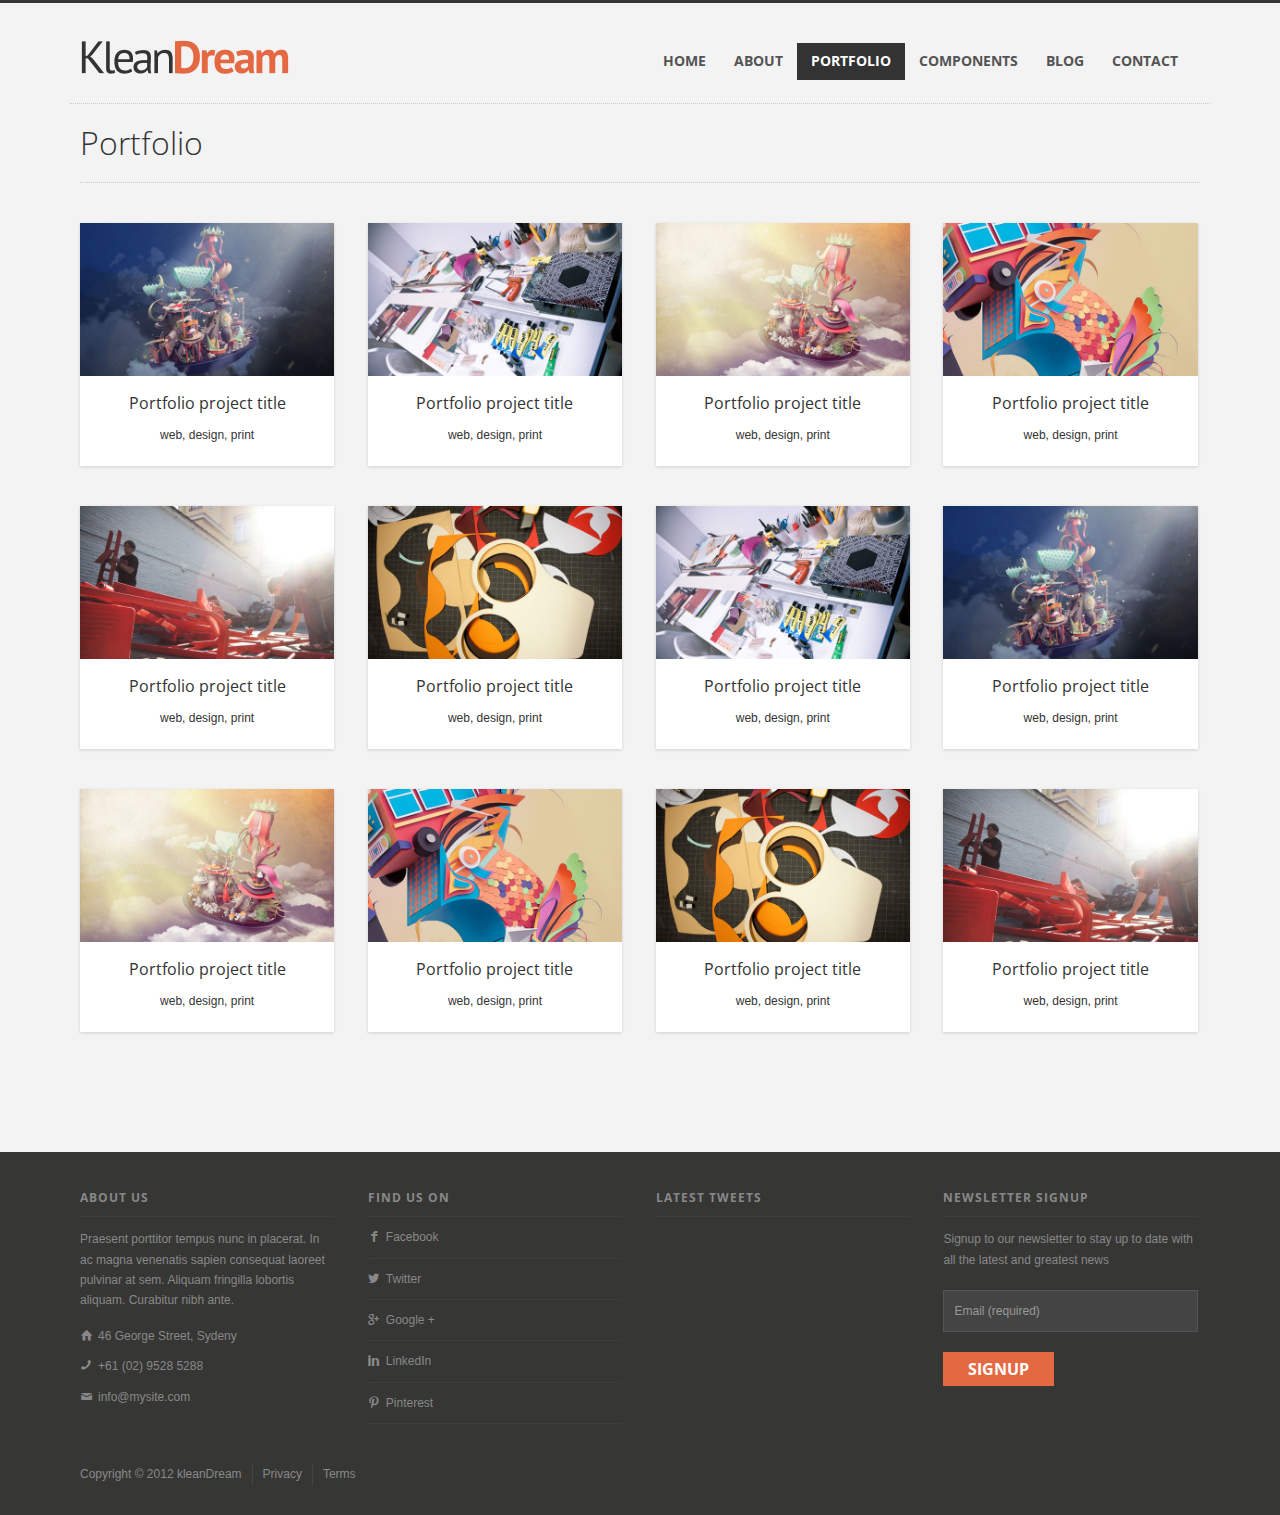
<file: HTML/portfolio-4.html>
<!doctype html>
<!--[if IE 7 ]>    <html class="no-js ie7" lang="en"> <![endif]-->
<!--[if IE 8 ]>    <html class="no-js ie8" lang="en"> <![endif]-->
<!--[if IE 9 ]>    <html class="no-js ie9" lang="en"> <![endif]-->
<!--[if (gt IE 9)|!(IE)]><!--> <html class="no-js" lang="en"> <!--<![endif]-->
<head>
  <title>KleanDream</title>
  <meta charset="utf-8">
  <meta http-equiv="X-UA-Compatible" content="IE=edge,chrome=1">
  <meta content="width=device-width, initial-scale=1.0" name="viewport">

  <!-- Content meta -->
  <meta name="description" content="" />
  <meta name="keywords" content="" />

  <link rel="stylesheet" href="css/style.css">

  <!-- Google fonts -->
  <link href='http://fonts.googleapis.com/css?family=Open+Sans:300,400,700' rel='stylesheet' type='text/css'>
  
  <script src="js/libs/modernizr-min.js"></script>
</head>

<body>
  <a id="top"></a>

  <div id="main-wrapper">

    <header class="site-header" role="banner">
      <div class="container clearfix">
        <div class="one-third">
          <a href="index.html" id="logo" class="one-third">
            <h1 class="visually-hidden">KleanDream</h1>
          </a><!-- #logo -->
        </div><!-- .one-third -->
        <div class="two-third last">
          <nav class="site-navigation">
            <ul>
              <li><a href="index.html">Home</a></li>
              <li><a href="about.html">About</a></li>
              <li class="active"><a href="portfolio.html">Portfolio</a>
                <ul>
                  <li><a href="portfolio-2.html">Two Columns</a></li>
                  <li><a href="portfolio-3.html">Three Columns</a></li>
                  <li><a href="portfolio-4.html">Four Columns</a></li>
                  <li><a href="portfolio-single.html">Single page</a></li>
                </ul>
              </li>
              <li><a href="#">Components</a>
                <ul>
                  <li><a href="elements.html">Elements</a></li>
                  <li><a href="columns.html">Columns</a></li>
                  <li><a href="#">Navigation</a>
                    <ul>
                      <li><a href="#">Another</a></li>
                      <li><a href="#">Child</a></li>
                      <li><a href="#">Link</a></li>
                    </ul>
                  </li>
                </ul>
              </li>
              <li><a href="blog.html">Blog</a>
                <ul>
                  <li><a href="blog-full.html">Blog Full</a></li>
                  <li><a href="blog.html">Blog Large</a></li>;
                  <li><a href="single.html">Single Post</a></li>
                </ul>
              </li>
              <li><a href="contact.html">Contact</a></li>
            </ul> 
          </nav><!-- nav -->
        </div><!-- .two-third -->
      </div><!-- .container -->
    </header>
        
    <div class="site-content clearfix" role="main">
      <div class="container">
          
        <h1 class="page-title divider">Portfolio</h1>

        <div class="clearfix">
          <div class="folio-item one-fourth">
            <div class="mask-wrapper">
              <img src="images/pic1.jpg" alt="description">
              <div class="mask"> 
                <a href="portfolio-single.html" class="icon" data-icon="g"></a> 
                <a href="images/pic1.jpg" class="icon enter-right lightbox" data-icon="w" title="Portfolio project title"></a> 
                <p>Lorem ipsum dolor sit amet, consectetur adipisicing elit. Tenetur, eveniet.</p>
              </div>
            </div>
            <h4><a href="portfolio-single.html">Portfolio project title</a></h4>
            <span class="categories">web, design, print</span>
          </div>
          <div class="folio-item one-fourth">
            <div class="mask-wrapper">
              <img src="images/pic2.jpg" alt="description">
              <div class="mask"> 
                <a href="portfolio-single.html" class="icon" data-icon="g"></a> 
                <a href="images/pic2.jpg" class="icon enter-right lightbox" data-icon="w" title="Portfolio project title"></a> 
                <p>Lorem ipsum dolor sit amet, consectetur adipisicing elit. Tenetur, eveniet.</p>
              </div>
            </div>
            <h4><a href="portfolio-single.html">Portfolio project title</a></h4>
            <span class="categories">web, design, print</span>
          </div>
          <div class="folio-item one-fourth">
            <div class="mask-wrapper">
              <img src="images/pic3.jpg" alt="description">
              <div class="mask"> 
                <a href="portfolio-single.html" class="icon" data-icon="g"></a> 
                <a href="images/pic3.jpg" class="icon enter-right lightbox" data-icon="w" title="Portfolio project title"></a> 
                <p>Lorem ipsum dolor sit amet, consectetur adipisicing elit. Tenetur, eveniet.</p>
              </div>
            </div>
            <h4><a href="portfolio-single.html">Portfolio project title</a></h4>
            <span class="categories">web, design, print</span>
          </div>
          <div class="folio-item one-fourth last">
            <div class="mask-wrapper">
              <img src="images/pic4.jpg" alt="description">
              <div class="mask"> 
                <a href="portfolio-single.html" class="icon" data-icon="g"></a> 
                <a href="images/pic4.jpg" class="icon enter-right lightbox" data-icon="w" title="Portfolio project title"></a> 
                <p>Lorem ipsum dolor sit amet, consectetur adipisicing elit. Tenetur, eveniet.</p>
              </div>
            </div>
            <h4><a href="portfolio-single.html">Portfolio project title</a></h4>
            <span class="categories">web, design, print</span>
          </div>
          <div class="folio-item one-fourth">
            <div class="mask-wrapper">
              <img src="images/pic5.jpg" alt="description">
              <div class="mask"> 
                <a href="portfolio-single.html" class="icon" data-icon="g"></a> 
                <a href="images/pic5.jpg" class="icon enter-right lightbox" data-icon="w" title="Portfolio project title"></a> 
                <p>Lorem ipsum dolor sit amet, consectetur adipisicing elit. Tenetur, eveniet.</p>
              </div>
            </div>
            <h4><a href="portfolio-single.html">Portfolio project title</a></h4>
            <span class="categories">web, design, print</span>
          </div>
          <div class="folio-item one-fourth">
            <div class="mask-wrapper">
              <img src="images/pic6.jpg" alt="description">
              <div class="mask"> 
                <a href="portfolio-single.html" class="icon" data-icon="g"></a> 
                <a href="images/pic6.jpg" class="icon enter-right lightbox" data-icon="w" title="Portfolio project title"></a> 
                <p>Lorem ipsum dolor sit amet, consectetur adipisicing elit. Tenetur, eveniet.</p>
              </div>
            </div>
            <h4><a href="portfolio-single.html">Portfolio project title</a></h4>
            <span class="categories">web, design, print</span>
          </div>
          <div class="folio-item one-fourth">
            <div class="mask-wrapper">
              <img src="images/pic2.jpg" alt="description">
              <div class="mask"> 
                <a href="portfolio-single.html" class="icon" data-icon="g"></a> 
                <a href="images/pic2.jpg" class="icon enter-right lightbox" data-icon="w" title="Portfolio project title"></a> 
                <p>Lorem ipsum dolor sit amet, consectetur adipisicing elit. Tenetur, eveniet.</p>
              </div>
            </div>
            <h4><a href="portfolio-single.html">Portfolio project title</a></h4>
            <span class="categories">web, design, print</span>
          </div>
          <div class="folio-item one-fourth last">
            <div class="mask-wrapper">
              <img src="images/pic1.jpg" alt="description">
              <div class="mask"> 
                <a href="portfolio-single.html" class="icon" data-icon="g"></a> 
                <a href="images/pic1.jpg" class="icon enter-right lightbox" data-icon="w" title="Portfolio project title"></a> 
                <p>Lorem ipsum dolor sit amet, consectetur adipisicing elit. Tenetur, eveniet.</p>
              </div>
            </div>
            <h4><a href="portfolio-single.html">Portfolio project title</a></h4>
            <span class="categories">web, design, print</span>
          </div>
          <div class="folio-item one-fourth">
            <div class="mask-wrapper">
              <img src="images/pic3.jpg" alt="description">
              <div class="mask"> 
                <a href="portfolio-single.html" class="icon" data-icon="g"></a> 
                <a href="images/pic3.jpg" class="icon enter-right lightbox" data-icon="w" title="Portfolio project title"></a> 
                <p>Lorem ipsum dolor sit amet, consectetur adipisicing elit. Tenetur, eveniet.</p>
              </div>
            </div>
            <h4><a href="portfolio-single.html">Portfolio project title</a></h4>
            <span class="categories">web, design, print</span>
          </div>
          <div class="folio-item one-fourth">
            <div class="mask-wrapper">
              <img src="images/pic4.jpg" alt="description">
              <div class="mask"> 
                <a href="portfolio-single.html" class="icon" data-icon="g"></a> 
                <a href="images/pic4.jpg" class="icon enter-right lightbox" data-icon="w" title="Portfolio project title"></a> 
                <p>Lorem ipsum dolor sit amet, consectetur adipisicing elit. Tenetur, eveniet.</p>
              </div>
            </div>
            <h4><a href="portfolio-single.html">Portfolio project title</a></h4>
            <span class="categories">web, design, print</span>
          </div>
          <div class="folio-item one-fourth">
            <div class="mask-wrapper">
              <img src="images/pic6.jpg" alt="description">
              <div class="mask"> 
                <a href="portfolio-single.html" class="icon" data-icon="g"></a> 
                <a href="images/pic6.jpg" class="icon enter-right lightbox" data-icon="w" title="Portfolio project title"></a> 
                <p>Lorem ipsum dolor sit amet, consectetur adipisicing elit. Tenetur, eveniet.</p>
              </div>
            </div>
            <h4><a href="portfolio-single.html">Portfolio project title</a></h4>
            <span class="categories">web, design, print</span>
          </div>
          <div class="folio-item one-fourth last">
            <div class="mask-wrapper">
              <img src="images/pic5.jpg" alt="description">
              <div class="mask"> 
                <a href="portfolio-single.html" class="icon" data-icon="g"></a> 
                <a href="images/pic5.jpg" class="icon enter-right lightbox" data-icon="w" title="Portfolio project title"></a> 
                <p>Lorem ipsum dolor sit amet, consectetur adipisicing elit. Tenetur, eveniet.</p>
              </div>
            </div>
            <h4><a href="portfolio-single.html">Portfolio project title</a></h4>
            <span class="categories">web, design, print</span>
          </div>
        </div>
      
      </div><!-- .container -->
    </div><!-- .site-content -->

    <footer class="site-footer" role="contentinfo">
      
      <div class="container clearfix">
        <div class="one-fourth">
          <div class="widget">
            <h6 class="widget-title">About Us</h6>
            <p>Praesent porttitor tempus nunc in placerat. In ac magna venenatis sapien consequat laoreet pulvinar at sem. Aliquam fringilla lobortis aliquam. Curabitur nibh ante.</p>
            <ul class="about-info">
              <li>
                <a href="http://maps.google.com"><span class="icon" data-icon="f"></span>46 George Street, Sydeny</a>
              </li>
              <li>
                <a href="tel:+610295285288"><span class="icon" data-icon="4"></span>+61 (02) 9528 5288</a>
              </li>
              <li>
                <a href="mailto:info@mysite.com"><span class="icon middle" data-icon="e"></span>info@mysite.com</a>
              </li>
            </ul>
          </div>
        </div>
        <div class="one-fourth">
          <div class="widget">
            <h6 class="widget-title">Find us on</h6>
            <ul>
              <li><a href="#" class="icon" data-icon="S">Facebook</a></li>
              <li><a href="#" class="icon" data-icon="A">Twitter</a></li>
              <li><a href="#" class="icon" data-icon="D">Google +</a></li>
              <li><a href="#" class="icon" data-icon="H">LinkedIn</a></li>
              <li><a href="#" class="icon" data-icon="F">Pinterest</a></li>
            </ul> 
          </div>
        </div>
        <div class="one-fourth">
          <div class="widget">
            <h6 class="widget-title">Latest Tweets</h6>
            <div class="tweets"></div>
          </div>
        </div>
        <div class="one-fourth last">
          <div class="widget">
            <h6 class="widget-title">Newsletter signup</h6>
            <form class="contact-form" method="post" action="#">
              <p>Signup to our newsletter to stay up to date with all the latest and greatest news</p>
              <p class="row">
                <label for="newsletter-email" class="visually-hidden">Enter your email address</label>
                <input placeholder="Email (required)" type="email" required="" id="newsletter-email" value="" name="email">
              </p>
              <input type="submit" value="Signup">
            </form>
          </div>
        </div>
      </div><!-- .container -->

      <div class="container clearfix">
        <ul class="sub-links flat-list">
          <li>Copyright &copy; 2012 kleanDream</li>
          <li><a href="#">Privacy</a></li>
          <li><a href="#">Terms</a></li>
        </ul><!-- .flat-list -->
      </div><!-- .container -->

    </footer>

  </div><!-- #main-wrapper -->

  <!-- scripts -->
  <script src="http://ajax.googleapis.com/ajax/libs/jquery/1.8/jquery.min.js"></script>
  <script>!window.jQuery && document.write(unescape('%3Cscript src="js/libs/jquery-1.8.3.min.js"%3E%3C/script%3E'))</script>
  <script src="js/plugins.js"></script>
  <script src="js/script.js"></script>
  
  <!-- Google Analytics: change UA-XXXXX-X to be your site's ID.
  <script>
    var _gaq=[['_setAccount','UA-XXXXX-X'],['_trackPageview']];
    (function(d,t){var g=d.createElement(t),s=d.getElementsByTagName(t)[0];
    g.src='//www.google-analytics.com/ga.js';
    s.parentNode.insertBefore(g,s)}(document,'script'));
  </script>
  -->

  <!-- end scripts-->
  
</body>
</html>
</file>
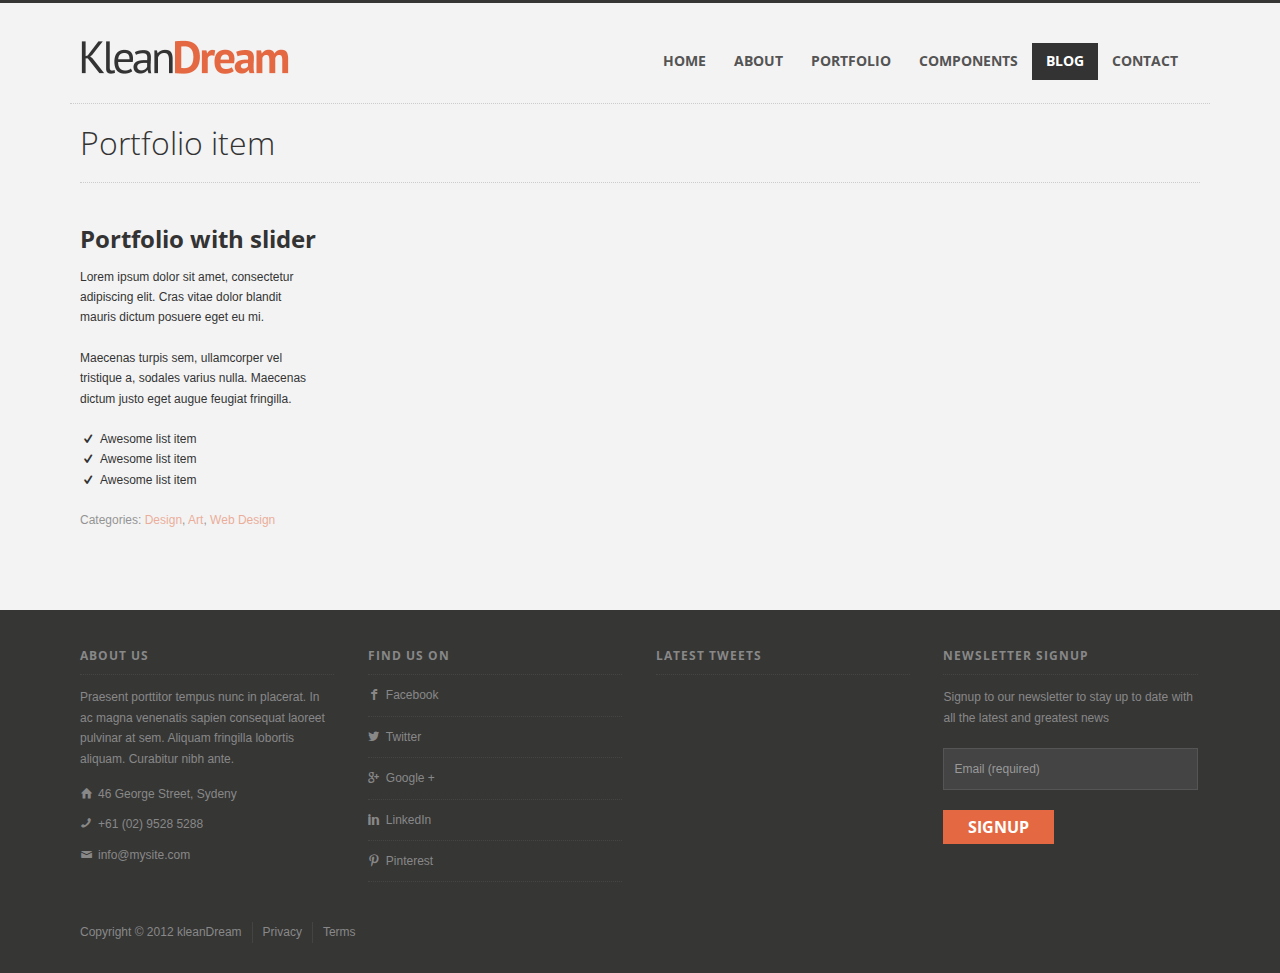
<file: HTML/portfolio-single.html>
<!doctype html>
<!--[if IE 7 ]>    <html class="no-js ie7" lang="en"> <![endif]-->
<!--[if IE 8 ]>    <html class="no-js ie8" lang="en"> <![endif]-->
<!--[if IE 9 ]>    <html class="no-js ie9" lang="en"> <![endif]-->
<!--[if (gt IE 9)|!(IE)]><!--> <html class="no-js" lang="en"> <!--<![endif]-->
<head>
  <title>KleanDream</title>
  <meta charset="utf-8">
  <meta http-equiv="X-UA-Compatible" content="IE=edge,chrome=1">
  <meta content="width=device-width, initial-scale=1.0" name="viewport">

  <!-- Content meta -->
  <meta name="description" content="" />
  <meta name="keywords" content="" />

  <link rel="stylesheet" href="css/style.css">

  <!-- Google fonts -->
  <link href='http://fonts.googleapis.com/css?family=Open+Sans:300,400,700' rel='stylesheet' type='text/css'>
  
  <script src="js/libs/modernizr-min.js"></script>
</head>

<body>
  <a id="top"></a>

  <div id="main-wrapper">

    <header class="site-header" role="banner">
      <div class="container clearfix">
        <div class="one-third">
          <a href="index.html" id="logo" class="one-third">
            <h1 class="visually-hidden">KleanDream</h1>
          </a><!-- #logo -->
        </div><!-- .one-third -->
        <div class="two-third last">
          <nav class="site-navigation">
            <ul>
              <li><a href="index.html">Home</a></li>
              <li><a href="about.html">About</a></li>
              <li><a href="portfolio-2.html">Portfolio</a>
                <ul>
                  <li><a href="portfolio-2.html">Two Columns</a></li>
                  <li><a href="portfolio-3.html">Three Columns</a></li>
                  <li><a href="portfolio-4.html">Four Columns</a></li>
                  <li><a href="portfolio-single.html">Single page</a></li>
                </ul>
              </li>
              <li><a href="#">Components</a>
                <ul>
                  <li><a href="elements.html">Elements</a></li>
                  <li><a href="columns.html">Columns</a></li>
                  <li><a href="#">Navigation</a>
                    <ul>
                      <li><a href="#">Another</a></li>
                      <li><a href="#">Child</a></li>
                      <li><a href="#">Link</a></li>
                    </ul>
                  </li>
                </ul>
              </li>
              <li class="active"><a href="blog.html">Blog</a>
                <ul>
                  <li><a href="blog-full.html">Blog Full</a></li>
                  <li><a href="blog.html">Blog Large</a></li>
                  <li><a href="single.html">Single Post</a></li>
                </ul>
              </li>
              <li><a href="contact.html">Contact</a></li>
            </ul> 
          </nav><!-- nav -->
        </div><!-- .two-third -->
      </div><!-- .container -->
    </header>
        
    <div class="site-content clearfix" role="main">
      <div class="container">
          
        <h1 class="page-title divider">Portfolio item</h1>

        <div class="post">
          <article class="folio-single clearfix">
            <div class="one-fourth">
              <h2 class="post-title">Portfolio with slider</h2>
              <p>Lorem ipsum dolor sit amet, consectetur adipiscing elit. Cras vitae dolor blandit mauris dictum posuere eget eu mi. </p>
              <p>Maecenas turpis sem, ullamcorper vel tristique a, sodales varius nulla. Maecenas dictum justo eget augue feugiat fringilla.</p>
              <ul class="tick align-list">
                <li>Awesome list item</li>
                <li>Awesome list item</li>
                <li>Awesome list item</li>
              </ul>
              <span class="post-meta">Categories: <a href="#">Design</a>, <a href="#">Art</a>, <a href="#">Web Design</a></span>
            </div>
            <div class="three-fourth last">
              <div class="featured-image flexslider">
                <ul class="slides">
                  <li>
                    <img src="images/folio-big1.jpg" alt="description">
                  </li>
                  <li>
                    <img src="images/folio-big2.jpg" alt="description">
                  </li>
                </ul>
              </div>
            </div>
          </article>
        </div><!-- .post -->          
  
      </div><!-- .container -->
    </div><!-- .site-content -->

    <footer class="site-footer" role="contentinfo">
      
      <div class="container clearfix">
        <div class="one-fourth">
          <div class="widget">
            <h6 class="widget-title">About Us</h6>
            <p>Praesent porttitor tempus nunc in placerat. In ac magna venenatis sapien consequat laoreet pulvinar at sem. Aliquam fringilla lobortis aliquam. Curabitur nibh ante.</p>
            <ul class="about-info">
              <li>
                <a href="http://maps.google.com"><span class="icon" data-icon="f"></span>46 George Street, Sydeny</a>
              </li>
              <li>
                <a href="tel:+610295285288"><span class="icon" data-icon="4"></span>+61 (02) 9528 5288</a>
              </li>
              <li>
                <a href="mailto:info@mysite.com"><span class="icon middle" data-icon="e"></span>info@mysite.com</a>
              </li>
            </ul>
          </div>
        </div>
        <div class="one-fourth">
          <div class="widget">
            <h6 class="widget-title">Find us on</h6>
            <ul>
              <li><a href="#" class="icon" data-icon="S">Facebook</a></li>
              <li><a href="#" class="icon" data-icon="A">Twitter</a></li>
              <li><a href="#" class="icon" data-icon="D">Google +</a></li>
              <li><a href="#" class="icon" data-icon="H">LinkedIn</a></li>
              <li><a href="#" class="icon" data-icon="F">Pinterest</a></li>
            </ul> 
          </div>
        </div>
        <div class="one-fourth">
          <div class="widget">
            <h6 class="widget-title">Latest Tweets</h6>
            <div class="tweets"></div>
          </div>
        </div>
        <div class="one-fourth last">
          <div class="widget">
            <h6 class="widget-title">Newsletter signup</h6>
            <form class="contact-form" method="post" action="#">
              <p>Signup to our newsletter to stay up to date with all the latest and greatest news</p>
              <p class="row">
                <label for="newsletter-email" class="visually-hidden">Enter your email address</label>
                <input placeholder="Email (required)" type="email" required="" id="newsletter-email" value="" name="email">
              </p>
              <input type="submit" value="Signup">
            </form>
          </div>
        </div>
      </div><!-- .container -->

      <div class="container clearfix">
        <ul class="sub-links flat-list">
          <li>Copyright &copy; 2012 kleanDream</li>
          <li><a href="#">Privacy</a></li>
          <li><a href="#">Terms</a></li>
        </ul><!-- .flat-list -->
      </div><!-- .container -->

    </footer>

  </div><!-- #main-wrapper -->

  <!-- scripts -->
  <script src="http://ajax.googleapis.com/ajax/libs/jquery/1.8/jquery.min.js"></script>
  <script>!window.jQuery && document.write(unescape('%3Cscript src="js/libs/jquery-1.8.3.min.js"%3E%3C/script%3E'))</script>
  <script src="js/plugins.js"></script>
  <script src="js/script.js"></script>
  
  <!-- Google Analytics: change UA-XXXXX-X to be your site's ID.
  <script>
    var _gaq=[['_setAccount','UA-XXXXX-X'],['_trackPageview']];
    (function(d,t){var g=d.createElement(t),s=d.getElementsByTagName(t)[0];
    g.src='//www.google-analytics.com/ga.js';
    s.parentNode.insertBefore(g,s)}(document,'script'));
  </script>
  -->

  <!-- end scripts-->
  
</body>
</html>
</file>
<file: HTML/css/style.css>
/* Normalize CSS */
article,aside,details,figcaption,figure,footer,header,hgroup,main,nav,section,summary{display:block;}audio,canvas,video{display:inline;zoom:1;}audio:not([controls]){display:none;height:0;}[hidden]{display:none;}html{background:#fff;color:#000;font-size:100%;-webkit-text-size-adjust:100%;-ms-text-size-adjust:100%;}html,button,input,select,textarea{font-family:sans-serif;}a:focus{outline:thin dotted;}a:active,a:hover{outline:0;}h1{font-size:2em;margin:.67em 0;}h2{font-size:1.5em;margin:.83em 0;}h3{font-size:1.17em;margin:1em 0;}h4{font-size:1em;margin:1.33em 0;}h5{font-size:.83em;margin:1.67em 0;}h6{font-size:.67em;margin:2.33em 0;}abbr[title]{border-bottom:1px dotted;}b,strong{font-weight:700;}blockquote{margin:1em 40px;}dfn{font-style:italic;}hr{-moz-box-sizing:content-box;box-sizing:content-box;height:0;}mark{background:#ff0;color:#000;}code,kbd,pre,samp{font-family:monospace, serif;_font-family:'courier new', monospace;font-size:1em;}pre{white-space:pre-wrap;word-wrap:break-word;}q{quotes:none;}q:before,q:after{content:none;}small{font-size:80%;}sub,sup{font-size:75%;line-height:0;position:relative;vertical-align:baseline;}sup{top:-.5em;}sub{bottom:-.25em;}dd{margin:0 0 0 40px;}menu,ol,ul{padding:0 0 0 40px;}nav ul,nav ol{list-style:none;list-style-image:none;}img{border:0;-ms-interpolation-mode:bicubic;}svg:not(:root){overflow:hidden;}fieldset{border:1px solid silver;margin:0 2px;padding:.35em .625em .75em;}legend{border:0;white-space:normal;margin-left:-7px;padding:0;}button,input,select,textarea{font-size:100%;vertical-align:middle;margin:0;}button,input{line-height:normal;}button,select{text-transform:none;}button,html input[type=button],/* 1 */
input[type=reset],input[type=submit]{-webkit-appearance:button;cursor:pointer;overflow:visible;}button[disabled],html input[disabled]{cursor:default;}input[type=checkbox],input[type=radio]{box-sizing:border-box;height:13px;width:13px;padding:0;}input[type=search]{-webkit-appearance:textfield;-moz-box-sizing:content-box;-webkit-box-sizing:content-box;box-sizing:content-box;}input[type=search]::-webkit-search-cancel-button,input[type=search]::-webkit-search-decoration{-webkit-appearance:none;}button::-moz-focus-inner,input::-moz-focus-inner{border:0;padding:0;}textarea{overflow:auto;vertical-align:top;}table{border-collapse:collapse;border-spacing:0;}body,figure,form{margin:0;}p,pre,dl,menu,ol,ul{margin:1em 0;}

/* Custom Fonts */
@font-face {
    font-family: 'fontello';
    src: url('fonts/fontello.eot');
    src: url('fonts/fontello.eot#iefix') format('embedded-opentype'),
       url('fonts/fontello.woff') format('woff'),
       url('fonts/fontello.ttf') format('truetype'),
       url('fonts/fontello.svg#fontello') format('svg');
    font-weight: normal;
    font-style: normal;
}

/* Base styles */
body {background:#f3f3f3; color:#333; border-top:3px solid #363635; font-size: 12px; line-height: 1.7; font-family: Helvetica, Arial, sans-serif; -webkit-font-smoothing: antialiased;}
dl, hr, h1, h2, h3, h4, h5, h6, ol, ul, pre, table, address, fieldset, blockquote, article, p {margin-bottom: 20px;}
h1, h2, h3, h4, h5, h6 { font-family: 'Open Sans', Tahoma, Helvetica, Arial, sans-serif; font-weight: 400; color: #333; margin: 0;}
    h1 a, h2 a, h3 a, h4 a, h5 a, h6 a {font-weight: inherit; text-decoration:none;}
h1{font-size:32px; line-height:1.2; margin-bottom: 20px;}
h2{font-size:24px; line-height:1.3; margin-bottom: 17px;}
h3{font-size:18px; line-height:1.4; margin-bottom: 14px;}
h4{font-size:16px; line-height:1.5; margin-bottom:10px;}
h5,h6{line-height:1.5; margin-bottom:7px;}
h5{font-size:14px;}
h6{font-size:12px; font-weight: 700; letter-spacing: 1px; line-height: 22px; margin-bottom: 10px; text-transform: uppercase;}
img { max-width:100%; height:auto;}
code, pre {padding: 3px 5px; background: #FFF;}
blockquote { font-size:16px; font-style:italic; color:#999; border-left: 5px solid #CFCFCF; margin-left:0; padding-left:30px;}

/* Links */
a, a:active { color: #E46942; text-decoration: none;-webkit-transition: all 0.3s ease-out; -moz-transition: all 0.3s ease-out; transition: all 0.3s ease-out; }
a:hover { color: #000; }
/* Alternate colours */
.widget a, .post-title a { color: #333;}
.widget a:hover, .post-title a:hover {color: #E46942;}

/* General classes */
.container {margin:0 auto; max-width:1120px; padding: 0 10px; clear:both;}
    .ie8 .container, .ie7 .container { width: 940px;}
.clearfix:before, .clearfix:after {content:"";display:table;}
.clearfix:after {clear:both;}
.clearfix {zoom:1; /* For IE 6/7 (trigger hasLayout) */}
.last { margin-right:0 !important;}
.left { float:left;}
.right { float:right;}
.align-right { text-align:right;}
.align-center { text-align:center;}
.middle {vertical-align: middle;}
.img-left {float: left;margin: 0 15px 15px 0;}
.img-right {float: right;margin: 0 0 15px 15px;}
.visually-hidden {position: absolute;top: -9999px;left: -9999px;}
.divider { border-bottom: 1px dotted #ccc; padding-top: 30px; margin-bottom: 30px; clear: both; }
.hidden { display:none;}
.flat-list { margin:0; padding:0;}
.flat-list li { list-style:none; float: left; padding: 0 10px 0 0; margin-right: 10px; border-right:1px solid #444;}
.flat-list li:last-child { border-right:0 none;}
.align-list {padding-left: 20px;}
.block-title { font-weight: 700; text-transform: uppercase;}
.fancy-border {box-shadow: 0 1px 3px rgba(0,0,0,.15); border: 5px solid #fff;}
.full-width { width: 100%;}

/* Grid */
.one-half, .one-third, .two-third, .one-fourth, .three-fourth, .full-width {float: left; margin-right: 3%;}
.one-half.last, .one-third.last, .two-third.last, .one-fourth.last, .three-fourth.last {margin-right: 0;}
.one-half {width: 48.5%;}
.one-third {width: 31.3%;}
.two-third {width: 65%;}
.one-fourth {width: 22.7%;}
.three-fourth {width: 73.5%;}

/* Layout */
#main-wrapper {width:100%; margin:0 auto; text-align:left;}

/* Header */
.site-header {}
    .site-header .container {border-bottom: 1px dotted #ccc; padding-bottom: 20px;}
    #logo { background:url(../images/logo@2x.png) no-repeat; background-size: 210px 50px; width:210px; height:50px; display:block; margin:30px 0 0;}
    .ie7 #logo, .ie8 #logo { background:url(../images/logo.png) no-repeat;}
  
/* Navigation */
.site-navigation { float: right; margin-top: 40px;}
    .site-navigation ul { margin: 0; padding: 0;}
    .site-navigation li { padding: 0; float: left; font-size: 14px; font-family: 'Open Sans', Tahoma, Helvetica, Arial, sans-serif; position: relative; font-weight: 700; text-transform: uppercase; }
        .site-navigation a { text-decoration:none; color: #545454; padding: 6px 14px; display: block; border-bottom: 1px solid transparent; 
        -webkit-transition: all 0.3s ease-out; 
        -moz-transition: all 0.3s ease-out; 
        -ms-transition: all 0.3s ease-out; 
        -o-transition: all 0.3s ease-out; 
        transition: all 0.3s ease-out;
        }
    .site-navigation li.active a, .site-navigation li.active:hover a { background:#333; color: #FFF;}
    .site-navigation li.active li:hover > a { background: #444;}
    .site-navigation li:hover > a { background:#dbdbdb; border-bottom: 1px solid transparent;}
    .site-navigation li a:active { background:#CCC; border-bottom: 1px solid #BBB;}
        .site-navigation li > ul { display: none; border-bottom: 1px solid #CCC;}
            .site-navigation li:hover > ul { display: block; position: absolute; top:100%; left:0; width:200px; background:#dbdbdb;
            -webkit-animation: fade 0.7s;
            -moz-animation: fade 0.7s;
            -ms-animation: fade 0.7s;
            -o-animation: fade 0.7s;
            }
            .site-navigation li li { width:100%;}
            .site-navigation li li:hover > ul { top:0; left:100%;}
                .site-navigation li li:hover > a { border-bottom: 1px solid transparent; background-color: #d1d1d1;}
    .tinynav, .site-navigation .select-wrapper { display: none;}

/* Main content */
.site-content {}
    .tagline, .page-title { font-weight: 300; text-align: center; padding: 20px 80px 30px; margin-bottom: 20px;}
    .tagline-tight { margin-bottom: 0;}
    .page-title { text-align: left; padding-left: 0; padding-bottom: 20px; margin-bottom: 40px;}

    .widget {}
        #sidebar .widget { margin-bottom: 30px;}
    .widget-title { padding: 0 0 7px 0; border-bottom: 1px dotted #ccc;}
    /* Links */
    .widget ul { margin: -10px 0 0; padding: 0;}
    .widget li { list-style:none; border-bottom: 1px dotted #ccc;}
    .widget li a { display: block; text-decoration:none; padding: 10px 0;}

    .widget .about-info li { border-bottom: none;}
    .widget .about-info a { display: inline-block; padding: 5px 0;}

/* Footer */
.site-footer { background: #363635; color: #888; padding: 35px 0 30px; margin-top: 80px;}
    .site-footer .widget-title { color: #888; border-color: #454545;}
        .site-footer a { color: #888;}
            .site-footer a:hover { color: #fff;}
        .site-footer .sub-links { margin-top: 40px;}
        .site-footer .widget li {border-color: #454545;}
        .site-footer input, .site-footer select, .site-footer textarea { height:auto; background-color: #444; border-color: #555;}

/* Blog */
.post { margin-right:20px}
    .full .post { margin-right: 0;}
    .post article { padding-bottom: 30px; margin-bottom:40px; border-bottom: 1px dotted #ccc;}
        .post article p { padding-right: 20px;}
    .post .feature-image { box-shadow: none;}
    .full .featured-image img { width: 100%;}
    .featured-image { margin-bottom: 20px;}
    .post-title { font-weight: 700;}
    .post .post-title { margin-bottom: 10px;}
    .post .post-meta { opacity: 0.5;}

/* Sharing */
.sharing {padding-bottom: 30px; margin-bottom: 40px; border-bottom: 1px dotted #ccc;}
 
/* Comments */
.comments-list { padding-left: 0; margin-top: 30px;}
.comments-list li { list-style: none;}
.avatar {float: left; border-radius: 50%; border: 3px solid #FFF;}
.comment-meta {margin-left: 70px;}
    .comment-meta h5 { margin-bottom: 0;}
    .comment-meta .date {opacity: 0.5; font-style: italic; margin-bottom: 5px;}
.comment-body {margin-left: 70px;}
    .comment-body p {margin: 0 0 1em;}

/* Paging */
.paging a {}
.paging a:hover { color: white;}

 /* Folio items */
.folio-wrapper { margin-bottom: 20px;}
    .folio-item { text-align:center; padding-bottom: 20px; margin-bottom: 40px; border-bottom: 1px solid transparent; background: #fff; box-shadow: 0 1px 3px rgba(0,0,0,.15);
    -webkit-transition: all 0.3s ease-out; -moz-transition: all 0.3s ease-out; -ms-transition: all 0.3s ease-out; -o-transition: all 0.3s ease-out; transition: all 0.3s ease-out;
    }
    .folio-item img { display: block;}
    .folio-item h4 {margin-top: 15px;}
        .folio-item a {color:#333;}
        .folio-item a:hover {color:#E46942;}
    .mask-wrapper { position: relative; overflow: hidden;}
    .mask-wrapper .mask { position: absolute; top: 100%; left: 0; width: 100%; height: 100%; background: #000; background: rgba(0,0,0,.7); color: #fff; opacity: 0;
    -webkit-transition: all 0.3s ease-out; -moz-transition: all 0.3s ease-in-out; transition: all 0.3s ease-in-out;
    }
        .mask .icon {color: #fff; font-size: 30px; text-decoration: none; margin-top: 20px; display: inline-block; position: relative; left: -30px;
        -webkit-transition: all 0.3s ease-out; -moz-transition: all 0.3s ease-in-out; transition: all 0.3s ease-in-out;}
        .icon.enter-right {left:30px;}
        .mask .icon:before { margin-right: 0; width: 60px;}
        .ie7 .mask .icon { display: none;}
        .mask p {padding: 1em;}
            .three-col p {font-size: 14px;}
            .three-col .mask .icon { font-size: 50px; line-height: 1.5}
            .two-col p {font-size: 16px;}
            .two-col .mask .icon { font-size: 60px; line-height: 1.5}
        .mask-wrapper:hover .mask,
        .folio-item:hover .mask {top: 0; opacity: 1;}
        .folio-item:hover .icon {left: 0;}
    .post .folio-single { padding-bottom: 0; margin-bottom: 0; border-bottom: 0;}

/* Latest posts */
.latest-posts { margin: 0; padding: 0; list-style: none;}
    .latest-posts li { padding: 0 0 20px 0; margin-bottom: 20px; clear:both; border-bottom: 1px dotted #ccc; overflow: hidden;}
    .latest-posts img {float: left; margin: 0 10px 0 0; border: 3px solid white;}
    .latest-posts h4, .latest-posts p {margin: 0 0 0 110px;}
    .latest-posts .post-meta {display: block; margin-left: 110px; margin-bottom: 5px; opacity: 0.5;}

/* Map */
.map { margin-bottom: 20px; height: 350px; width: 100%;}
.map iframe {display: block;}

/* Video */
.video { margin-bottom: 1.5em;}

/* Clients */
.clients {}
.clients a { opacity: 0.5;}
.clients a:hover { opacity: 1;}

/* Lists */
.arrow li, .tick li, .bolt li {list-style: none; position: relative;}
    .ie7 .arrow li, .ie7 .tick li, .ie7 .bolt li {list-style: disc;}
.arrow li:before {content:'8'; font-family: 'fontello'; position: absolute; left: -15px; top: auto;}
.tick li:before {content:'R'; font-family: 'fontello'; position: absolute; left: -16px; top: auto;}
.bolt li:before {content:'W'; font-family: 'fontello'; position: absolute; left: -15px; top: auto;}

/* Well and hover */
.well {padding: 20px; background-color: #fff; -webkit-transition: all 0.3s ease-out; -moz-transition: all 0.3s ease-in-out; transition: all 0.3s ease-in-out;}
.well:hover {box-shadow: 0 1px 3px rgba(0,0,0,.15);}

/* Flickr */
.widget .flickr-feed {margin: 15px 0 0; padding: 0; overflow: hidden;}
.flickr-feed li { float: left; border: none; margin-right: 10px; margin-bottom: 10px;}
.flickr-feed li a { padding: 0; display: block; border: 3px solid #454545;}
    .flickr-feed a:hover { border-color:#777;}
    #sidebar .flickr-feed li a { border-color: #fff;}
        #sidebar .flickr-feed a:hover { border-color:#E46942;}
.flickr-feed img {display: block; width: 65px; height: 65px;}

/* Forms */
::-webkit-input-placeholder {color:#999999!important;}
:-moz-placeholder {color:#999999!important;}
:-ms-placeholder {color:#999999!important;}
:placeholder {color:#999999!important;}
.placeholder {color:#999999!important;}

.row { margin: 0 0 20px 0px; clear: both;}
label { display: block; margin: 0 0 5px;}
input,textarea,select{background-color:#F8F8F8;border:1px solid #e3e3e3;color:#8F8F8F; width:100%; padding:13px 10px; -webkit-box-sizing: border-box; -moz-box-sizing: border-box; box-sizing: border-box;  *width:90%; *padding:7px 10px; -webkit-appearance: none; -webkit-transition: all 0.3s ease-out; -moz-transition: all 0.3s ease-in-out; transition: all 0.3s ease-in-out; border-radius: 0;}
input:focus,textarea:focus,select:focus {border-color:#E46942; outline: none;}
    select {-webkit-appearance:none; -moz-appearance:none; appearance:none; cursor:pointer;}
    select::-ms-expand {display: none;} /* Hide select arrow in IE10 */
.select-wrapper { position: relative;}
.select-wrapper:after {content: 'N'; font-family: 'fontello'; position: absolute; right: 10px; top: 50%; width: 10px; height: 26px; margin-top: -13px; font-size: 15px; color: #777; pointer-events:none;}
    .ie9 .select-wrapper:after { display: none;}
.contact-form .alert { display: none; margin: 0;}

/* Buttons */
.btn, input[type="submit"] {width: auto; height:auto; border:0 none; padding: 6px 25px; margin: 0 0 20px; background-color: #E46942; color: #FFF; font-family: 'Open Sans', Tahoma, Helvetica, Arial, sans-serif; font-size: 16px; text-decoration: none;text-transform: uppercase; font-weight: bold; display: inline-block;}
.btn .icon:before { margin:0;}
.btn:hover { text-decoration: none; color: white; background-color: #333;}
.secondary { background-color: #333;}
.secondary:hover { background-color: #666;}

/* Alerts */
.alert {margin-bottom:18px;padding:8px 35px 8px 14px;}
.success {color:#468847;background-color:#dff0d8;border-bottom:2px solid #d6e9c6;}
.error {color:#b94a48;background-color:#f2dede;border-bottom:2px solid #eed3d7;}
.warning {color:#c09853;background-color:#fcf8e3;border-bottom:2px solid #f3e6d8;}
.info {color:#3a87ad;background-color:#d9edf7;border-bottom:2px solid #bce8f1;}

/* Table */
table {border: 1px solid #dddddd;}
table th,
table td {border-left: 1px solid #dddddd; border-bottom: 1px solid #dddddd; padding: 8px;}

/* Tabs */
.tab-nav { margin:0; padding:0; list-style: none; overflow: hidden;}
.tab-nav li {float: left; background: #e3e3e3}
    .tab-nav .active {background: #fff}
.tab-nav a { display: block; padding: 10px 20px; text-decoration: none;}
.tab-content { background: #fff; padding: 20px;}

/* Toggle */
.toggle-handle { cursor: pointer;}
.toggle-content {margin-left: 30px;}
    .ie7 .toggle-content {margin-left: 0;}

/* Icon Fonts */
[class^="icon"]:before {
    font-family: "fontello";
    font-style: normal;
    font-weight: normal;
    font-size: inherit;
    speak: none;
    content: attr(data-icon);
    display: inline-block;
    text-decoration: inherit;
    width: 1em;
    margin-right: 0.5em;
    text-align: center;
    font-variant: normal;
    text-transform: none; 
}
.icon-boxed { background: #333; color: #fff; padding: 0.5em; text-decoration: none; opacity: 0.3;}
    .icon-boxed:hover {opacity: 1; color: white;}
    .icon-boxed:before { margin-right: 0;}
.icon-demo .icon {float: left; width: 10%; font-size: 24px;}

/* Plugins */

/* FlexSlider Necessary Styles */ 
.flex-container a:active,
.flexslider a:active,
.flex-container a:focus, .flexslider a:focus  {outline: none;}
.slides, .flex-control-nav, .flex-direction-nav {margin: 0; padding: 0; list-style: none;} 
.flexslider {margin: 0; padding: 0;}
.flexslider .slides > li {display: none; -webkit-backface-visibility: hidden; position: relative;} /* Hide the slides before the JS is loaded. Avoids image jumping */
.flexslider .slides img {width: 100%; display: block;}
.flex-pauseplay span {text-transform: capitalize;}
.slides:after {content: "."; display: block; clear: both; visibility: hidden; line-height: 0; height: 0;} 
html[xmlns] .slides {display: block;} 
* html .slides {height: 1%;}
.no-js .slides > li:first-child {display: block;}

/* FlexSlider Theme */
.flexslider {margin: 0 0 20px; position: relative; zoom: 1;}
.flexslider.hero { margin-bottom: 60px;}
.flex-viewport {max-height: 2000px; -webkit-transition: all 1s ease; -moz-transition: all 1s ease; transition: all 1s ease;}
.loading .flex-viewport {max-height: 300px;}
.flexslider .slides {zoom: 1;}

.slider-caption { position: absolute; bottom:20%; left: 0; height: auto; width: 40%; background: #fff; background: rgba(255,255,255,0.88); padding: 20px 60px 30px 20px;
-webkit-transition: all 1s ease; -moz-transition: all 1s ease; transition: all 1s ease;    
}
    .slider-caption.right { right: 0; left:auto;}
    .slider-caption h2 { font-weight: 700; margin-bottom: 10px;}
    .slider-caption .btn { margin-bottom: 0;}
    /* Fade only */
    .flex-active-slide .slider-caption { 
        -webkit-animation: fade 1.2s;
        -moz-animation: fade 1.2s;
        -ms-animation: fade 1.2s;
        -o-animation: fade 1.2s;
    } 
    /* Fade with grow */
    .flex-active-slide .slider-caption { 
        -webkit-animation-name: grow;
        -moz-animation-name: grow;
        -o-animation-name: grow;
        animation-name: grow;
    } 



.carousel li {margin-right: 5px}

/* Direction Nav */
.flex-direction-nav {*height: 0;}
.flex-direction-nav a { font-family: 'fontello'; font-size: 35px; color: #fff; line-height: 1.5; text-decoration: none; text-align: center; width: 50px; height: 50px; display: block; background: #333; position: absolute; margin-top: -25px; top:50%; opacity: 0.6; z-index: 10; cursor: pointer; transition: all .3s ease;}
    .hero .flex-direction-nav a  { bottom: 0; top: auto; margin-top: 0; opacity: 0;}
.flex-direction-nav .flex-next {right: 0;}
.flex-direction-nav .flex-prev {left: 0;}
.flexslider:hover .flex-next {opacity: 0.8;}
.flexslider:hover .flex-prev {opacity: 0.8;}
.flexslider:hover .flex-next:hover, .flexslider:hover .flex-prev:hover {opacity: 1;}
.flex-direction-nav .flex-disabled {opacity: .3!important; cursor: default;}
.widget .flexslider .flex-control-nav { display: none;}
.widget .flexslider a { padding: 0;}

/* Control Nav */
.flex-control-nav {width: 100%; position: absolute; bottom: 10px; text-align: center;}
.flex-control-nav li {margin: 0 6px; display: inline-block; zoom: 1; *display: inline;}
.flex-control-paging li a {width: 70px; height: 6px; display: block; background: #666; background: rgba(0,0,0,0.5); cursor: pointer; text-indent: -9999px;}
.flex-control-paging li a:hover { background: #333; background: rgba(0,0,0,0.7); }
.flex-control-paging li a.flex-active { background: #000; background: rgba(0,0,0,0.9); cursor: default; }

/* Full width slider */
.full-slider {}
.full-slider li img { display: none;}
.full-slider li { background-position: 50% 50%; background-size: cover; background-repeat: no-repeat;}
.full-slider .slider-caption { width: 70%; margin-left: 30%}

/* FancyBox */
#fancybox-loading{position:fixed;top:50%;left:50%;width:40px;height:40px;margin-top:-20px;margin-left:-20px;cursor:pointer;overflow:hidden;z-index:1104;display:none;}
#fancybox-loading div{position:absolute;top:0;left:0;width:40px;height:480px;background-image:url('../images/fancybox.png');}
#fancybox-overlay{position:absolute;top:0;left:0;width:100%;z-index:1100;display:none;}
#fancybox-tmp{border:0;overflow:auto;display:none;margin:0;padding:0;}
#fancybox-wrap{position:absolute;top:0;left:0;z-index:1101;outline:none;display:none;padding:20px;}
#fancybox-outer{position:relative;width:100%;height:100%;background:#fff;box-shadow:0 0 50px rgba(0,0,0,0.3);} /* Editable - box-shadow */
#fancybox-content{width:0;height:0;outline:none;position:relative;overflow:hidden;z-index:1102;border:0 solid #fff;padding:0;}
#fancybox-hide-sel-frame{position:absolute;top:0;left:0;width:100%;height:100%;background:transparent;z-index:1101;}
#fancybox-close{position:absolute;top:-15px;right:-15px;width:30px;height:30px;background:transparent url('../images/fancybox.png') -40px 0;cursor:pointer;z-index:1103;display:none;}
#fancybox-error{color:#444;font:normal 12px/20px Arial;margin:0;padding:14px;}
#fancybox-img{width:100%;height:100%;border:none;outline:none;line-height:0;vertical-align:top;margin:0;padding:0;}
#fancybox-frame{width:100%;height:100%;border:none;display:block;}
#fancybox-left,#fancybox-right{position:absolute;bottom:0;height:100%;width:35%;cursor:pointer;outline:none;background:transparent url('../images/blank.gif');z-index:1102;display:none;}
#fancybox-left{left:0;}
#fancybox-right{right:0;}
#fancybox-left-ico,#fancybox-right-ico{position:absolute;top:50%;left:-9999px;width:30px;height:30px;margin-top:-15px;cursor:pointer;z-index:1102;display:block;}
#fancybox-left-ico{background-image:url('../images/fancybox.png');background-position:-40px -30px;}
#fancybox-right-ico{background-image:url('../images/fancybox.png');background-position:-40px -60px;}
#fancybox-left:hover,#fancybox-right:hover{visibility:visible;}
#fancybox-left:hover span{left:20px;}
#fancybox-right:hover span{left:auto;right:20px;}
.fancybox-bg{position:absolute;border:0;width:20px;height:20px;z-index:1001;margin:0;padding:0;}
#fancybox-title{font-family:Helvetica;font-size:12px;z-index:1102;}
.fancybox-title-inside{padding:7px 0;text-align:center;color:#333;background:#fff;position:relative;}
.fancybox-title-outside{padding-top:10px;color:#fff;}
.fancybox-title-over{position:absolute;bottom:0;left:0;color:#FFF;text-align:left;}
#fancybox-title-over{background:#000;background:rgba(0,0,0,0.65);display:block;padding:10px;}  /* Editable - title-over-bg */
.fancybox-title-float{position:absolute;left:0;bottom:-20px;height:32px;}
#fancybox-title-float-wrap{border:none;border-collapse:collapse;width:auto;}
#fancybox-title-float-wrap td{border:none;white-space:nowrap;}
#fancybox-title-float-main{color:#FFF;line-height:29px;font-weight:700;background:rgba(0, 0, 0, .85);padding:0 10px;} /* Editable - title-bottom-centre */

/* Tweets */
.tweet_list li { padding: 10px 0;}
.tweet_list li a { display: inline-block; padding: 0;}
.tweet_list .tweet_time { display: none;}
.tweet_list .tweet_avatar { display: none;} 

/* CSS Animations */
@-webkit-keyframes fade {
  from   { opacity: 0.0; }
      to { opacity: 1.0; }
}
@-moz-keyframes fade {
  from   { opacity: 0.0; }
      to { opacity: 1.0; }
}
@-ms-keyframes fade {
  from   { opacity: 0.0; }
      to { opacity: 1.0; }
}
@-o-keyframes fade {
  from   { opacity: 0.0; }
      to { opacity: 1.0; }
}

@-webkit-keyframes grow {
  from   { opacity: 0.0; -webkit-transform: scale(.6);}
      to { opacity: 1.0; -webkit-transform: scale(1);}
}
@-moz-keyframes grow {
  from   { opacity: 0.0; -moz-transform: scale(.6);}
      to { opacity: 1.0; -moz-transform: scale(1);}
}
@-ms-keyframes grow {
  from   { opacity: 0.0; -o-transform: scale(.6);}
      to { opacity: 1.0; -o-transform: scale(1);}
}
@-o-keyframes grow {
  from   { opacity: 0.0; transform: scale(.6);}
      to { opacity: 1.0; transform: scale(.3);}
}


/* Tablet */
@media only screen and (max-width: 959px) {
    .site-navigation li {font-size:12px ;}
    .site-navigation a {padding: 6px 12px;}
}
/* Phablet */
@media only screen and (max-width: 767px) {
    .one-half, .one-third, .two-third, .one-fourth, .three-fourth, .full-width {float: left; margin-right: 0; width: 100%; display: block; margin-bottom: 10px;}

    #logo {margin: 30px 0 0 -105px; position: relative; left: 50%;}

    .site-navigation { float: none; margin-top: 10px; padding: 0 10px;}
    .site-navigation > ul { display: none;}
    .tinynav, .site-navigation .select-wrapper { display: block }

    .flexslider.hero { margin-bottom: 30px;}

    .post { margin-right: 0;}

    .folio-item img,
    .about img {width: 100%;}

    .folio-item p {font-size: 14px;}
    .folio-item .mask .icon { font-size: 50px; line-height: 1.5; margin: 20px 20px 0;}

    .flex-direction-nav .flex-prev,
    .flex-direction-nav .flex-next {opacity: 1;}

    .slider-caption { display: none;}

    .widget, #sidebar .widget {
    margin-bottom: 2.5em;
    }

    .map {height:250px;}

    input, textarea, select { font-size: 16px;}
}
/* Mobile */
@media only screen and (max-width: 479px) {
    .tagline { font-size: 26px; line-height: 1.5; padding-left: 10px; padding-right: 10px;}
    .slider-caption,
    .flex-control-nav  { display: none;}

    .map {height:200px;}
}

/* Retina/HiDPI Images */
@media (-webkit-min-device-pixel-ratio: 1.3),
    (-o-min-device-pixel-ratio: 2.6/2),
    (min--moz-device-pixel-ratio: 1.3),
    (min-device-pixel-ratio: 1.3),
    (min-resolution: 1.3dppx) {
    /*
    background-image: url(image-name@2x.png); double size eg. 400px x 200px
    background-size: 200px 100px; Size to be displayed
    */
}


/* PRINT */
@media print {
    * { background: transparent !important; color: black !important; box-shadow:none !important; text-shadow: none !important; filter:none !important; -ms-filter: none !important; } /* Black prints faster: h5bp.com/s */
    a, a:visited { text-decoration: underline; }
    a[href]:after { content: " (" attr(href) ")"; }
    abbr[title]:after { content: " (" attr(title) ")"; }
    .ir a:after, a[href^="javascript:"]:after, a[href^="#"]:after { content: ""; }  /* Don't show links for images, or javascript/internal links */
    pre, blockquote { border: 1px solid #999; page-break-inside: avoid; }
    thead { display: table-header-group; } /* h5bp.com/t */
    tr, img { page-break-inside: avoid; }
    img { max-width: 100% !important; }
    @page { margin: 0.5cm; }
    p, h2, h3 { orphans: 3; widows: 3; }
    h2, h3 { page-break-after: avoid; }
}
</file>
